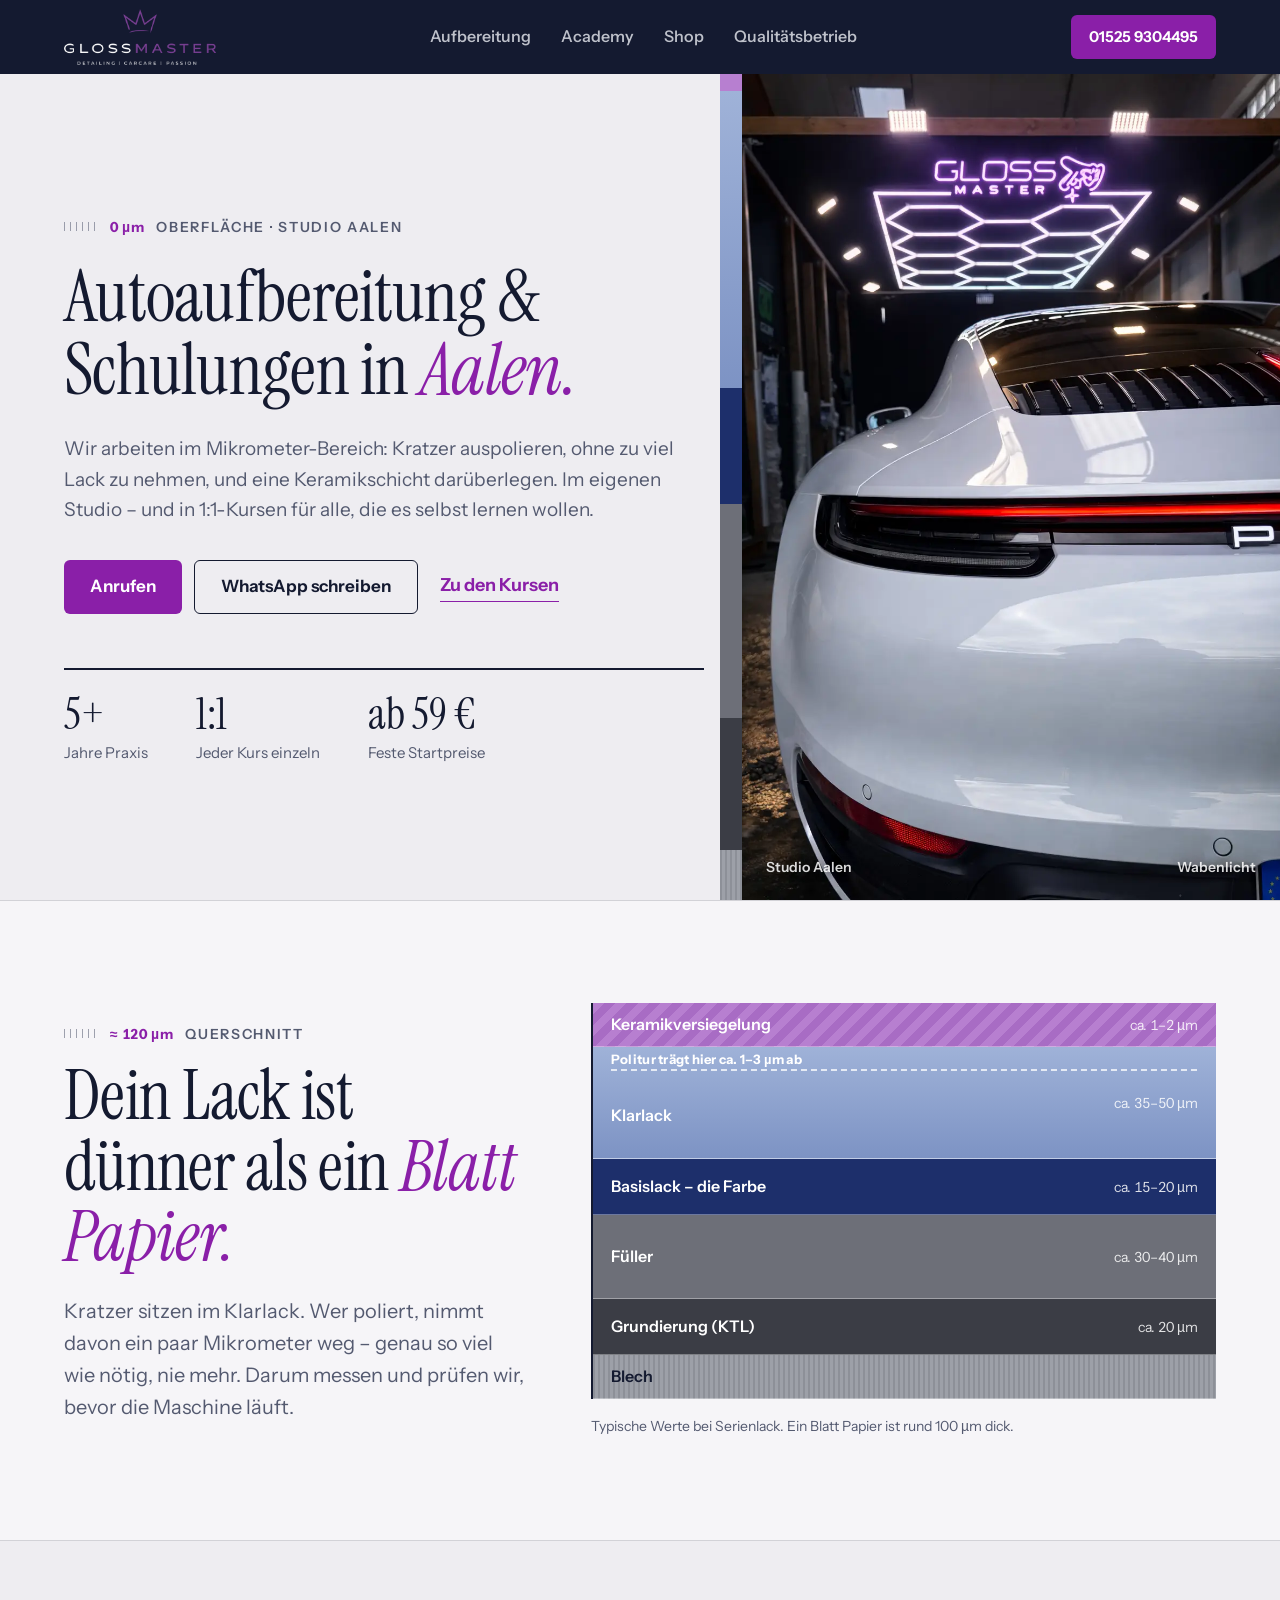
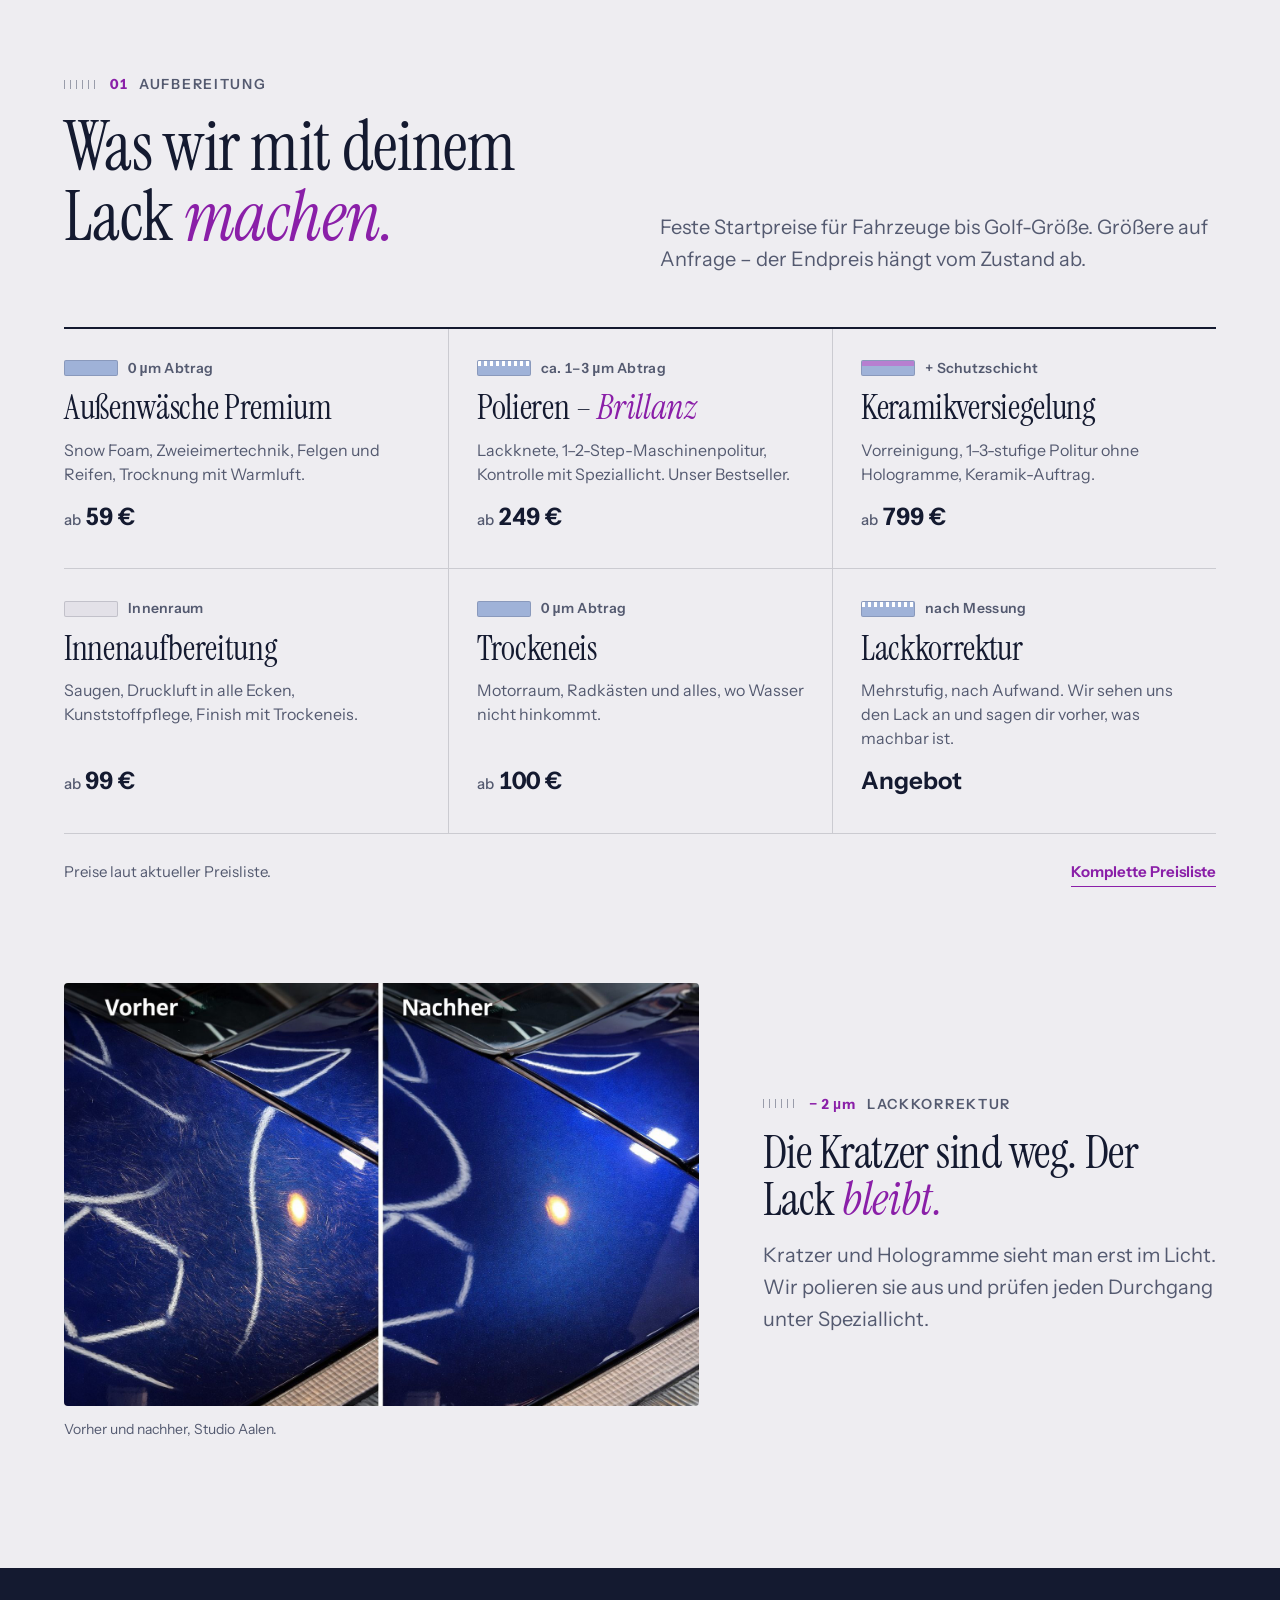
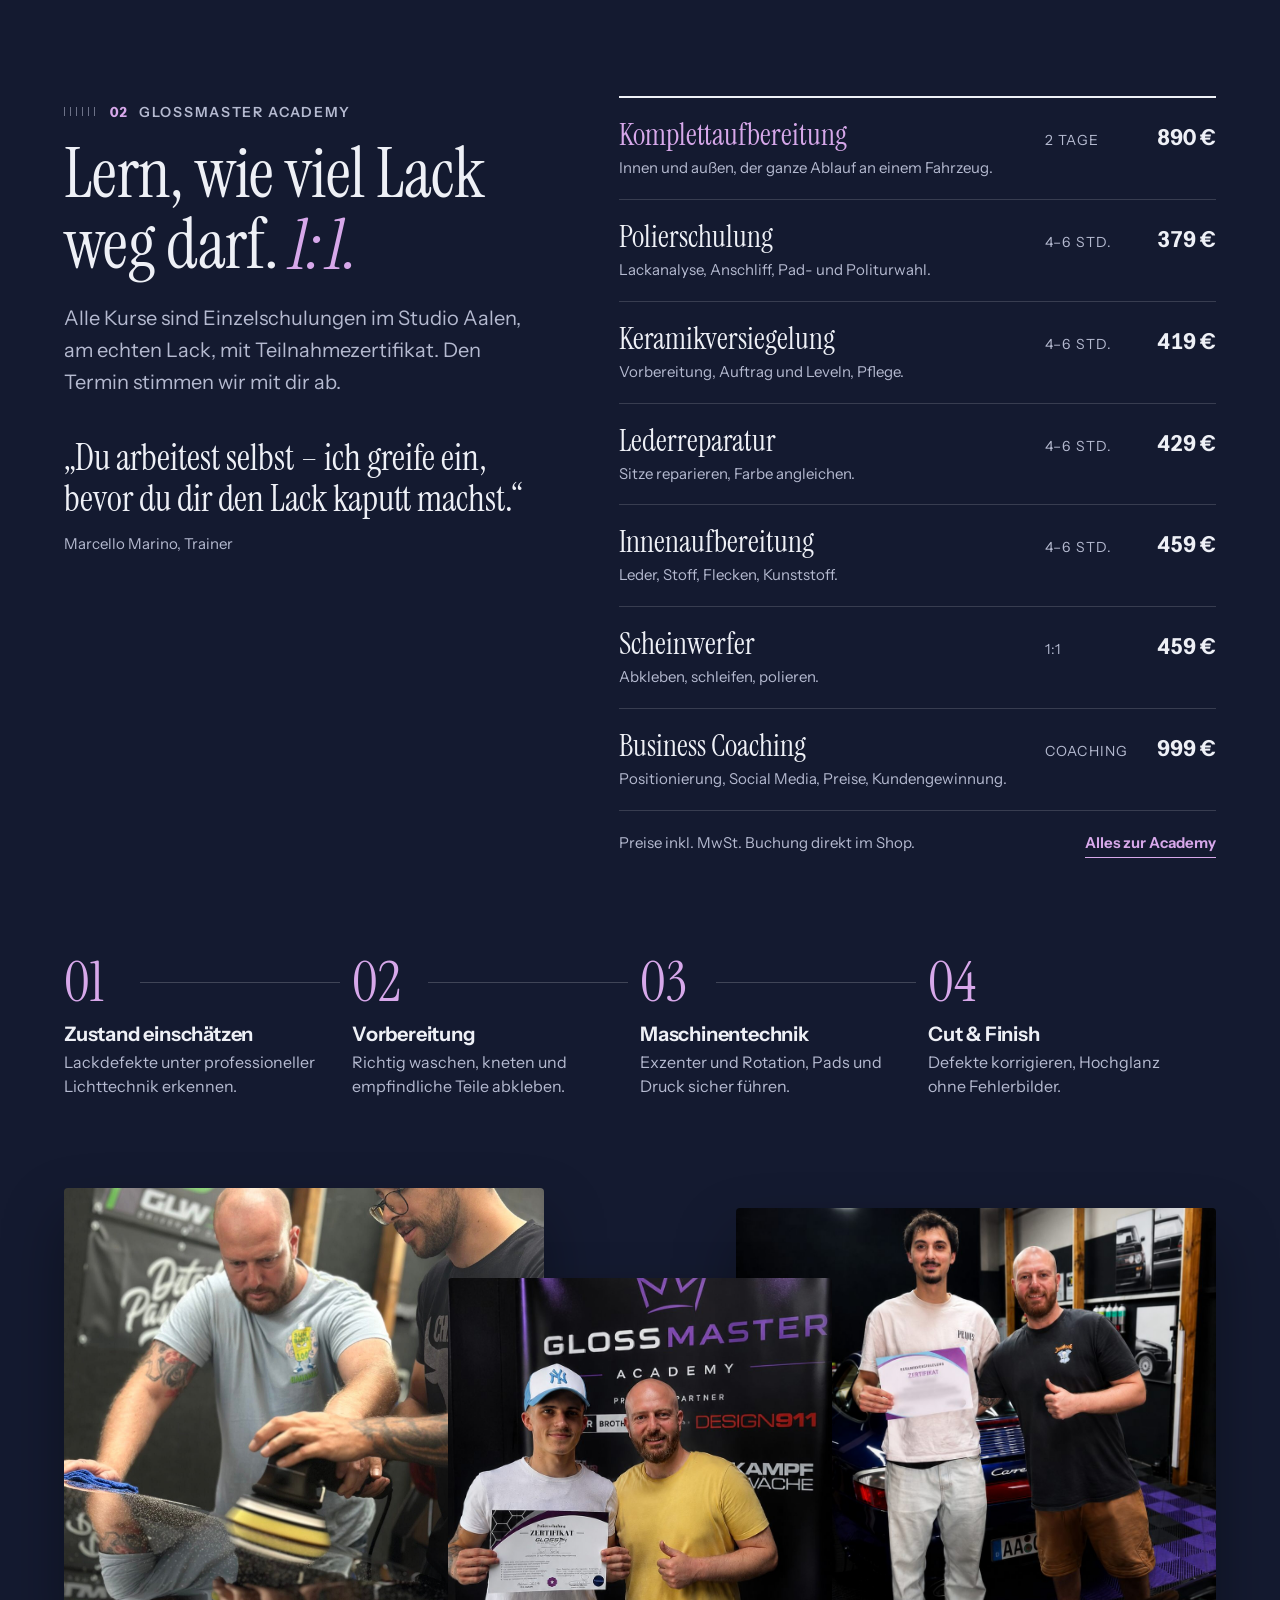
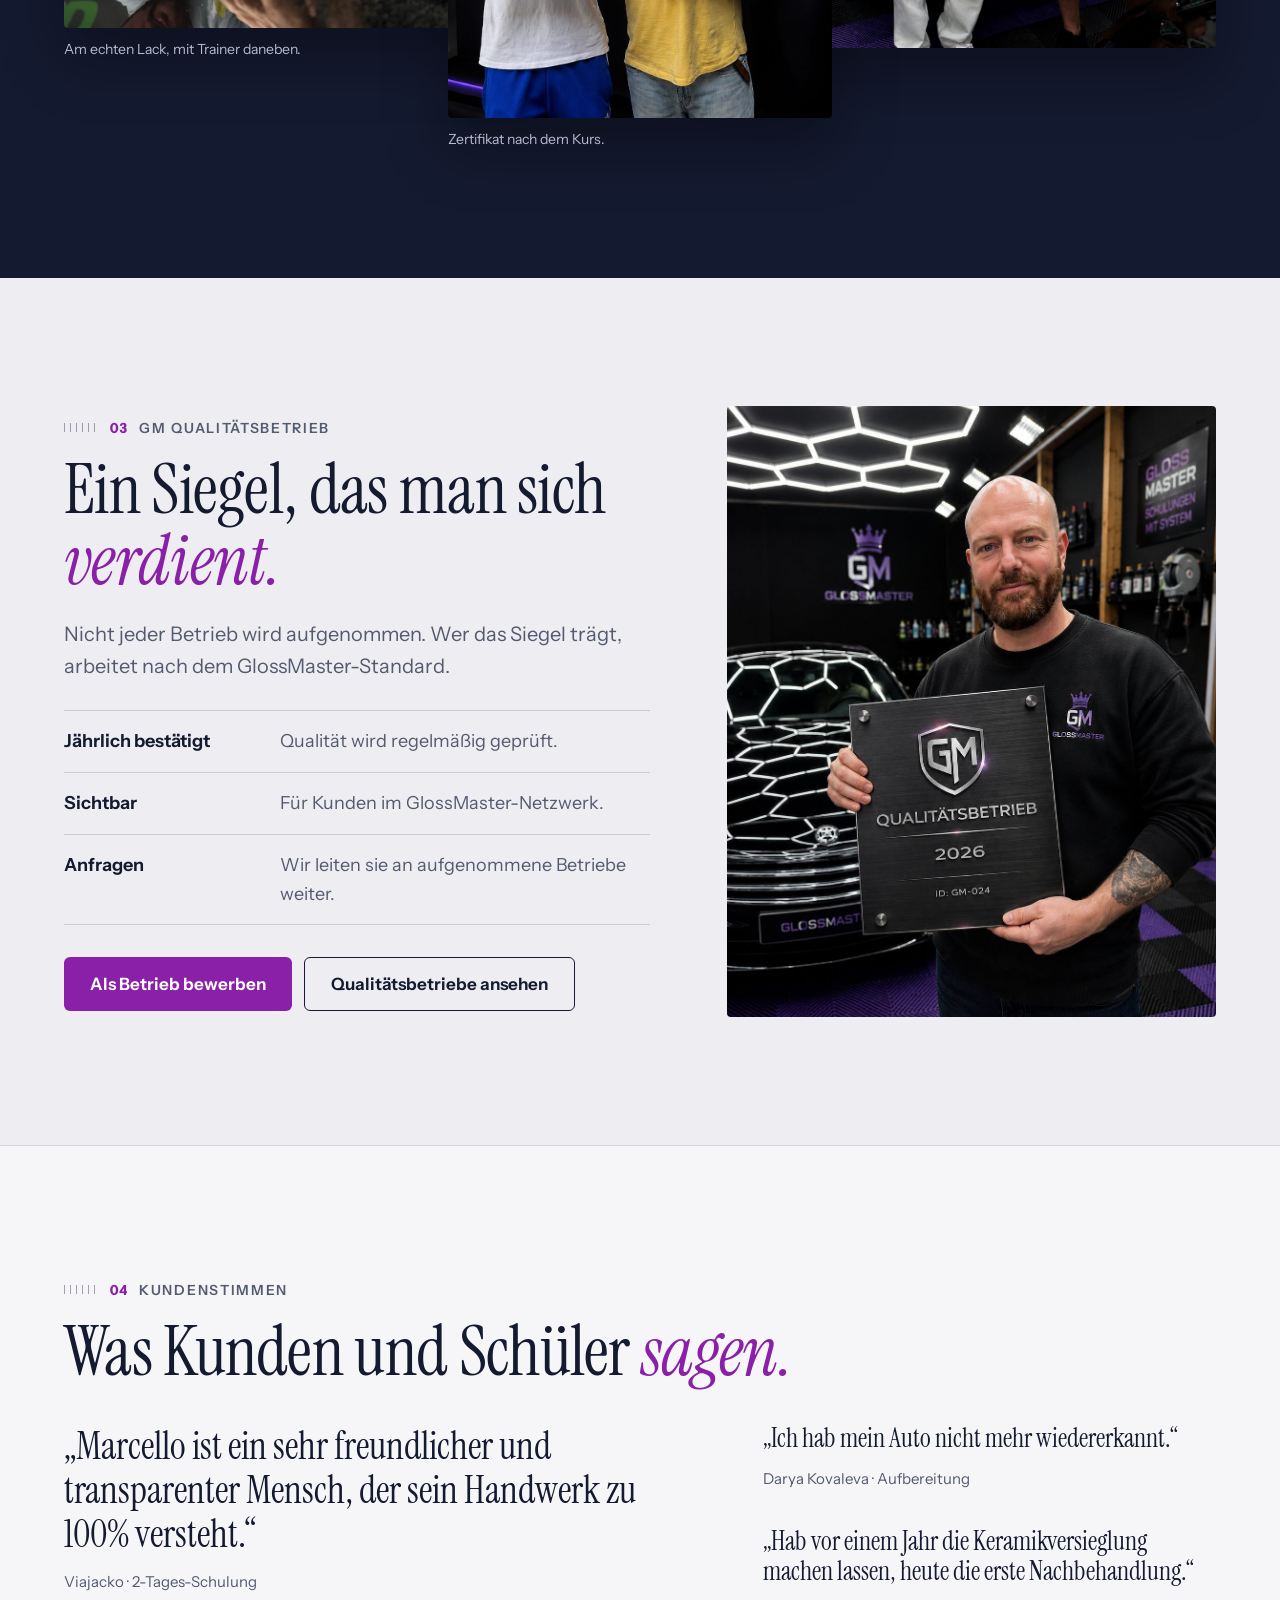
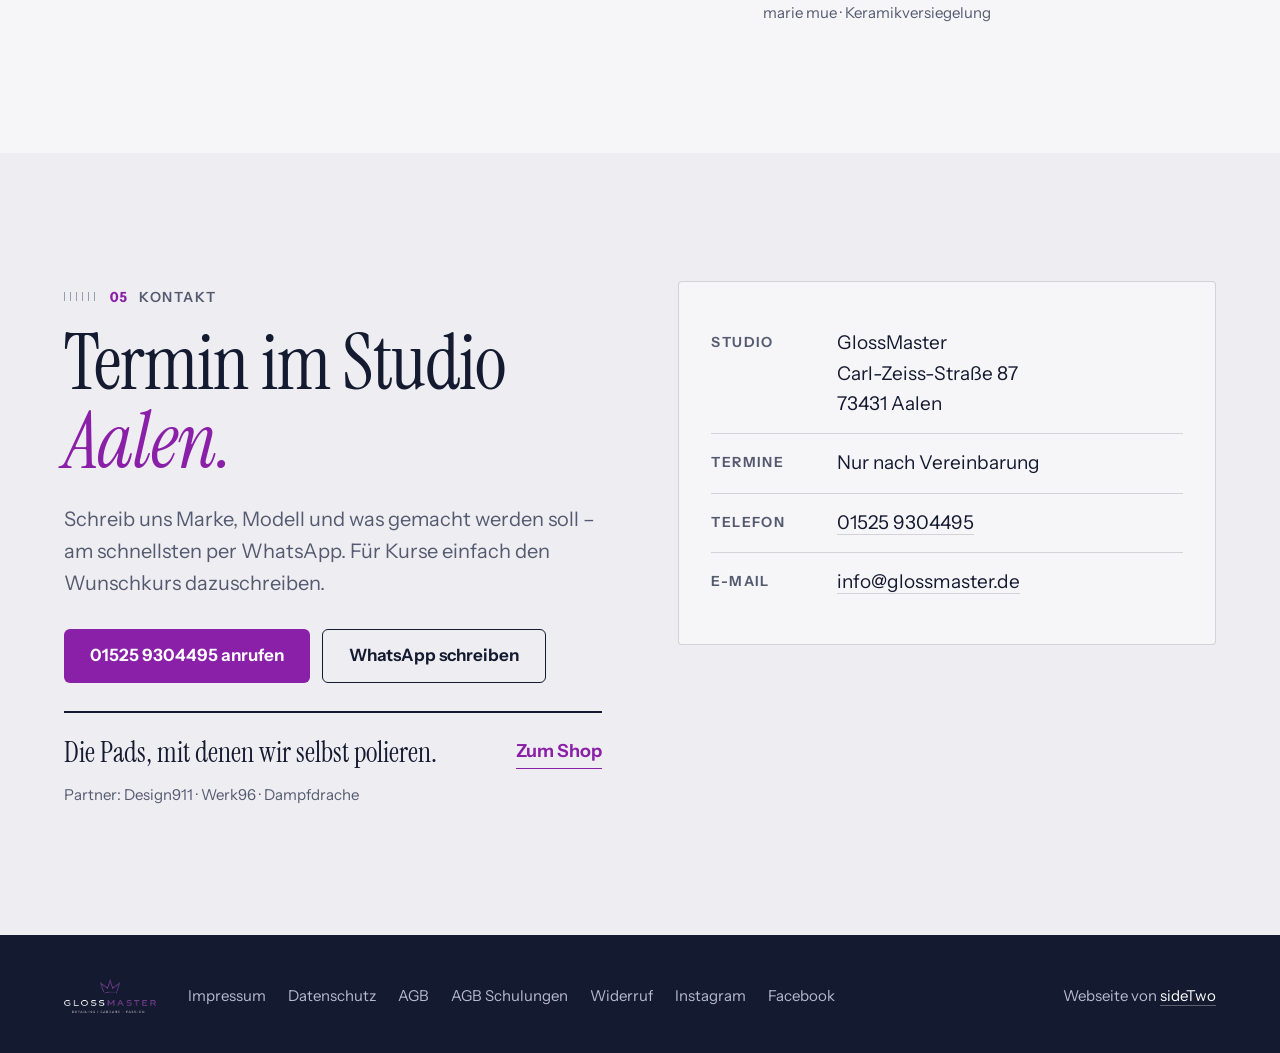
<file: b-schichtdicke/index.html>
<!DOCTYPE html>
<html lang="de">
<head>
<meta charset="utf-8" />
<meta name="viewport" content="width=device-width, initial-scale=1" />
<meta name="robots" content="noindex, nofollow" />
<title>Autoaufbereitung & Schulungen in Aalen | GlossMaster</title>
<meta name="description" content="Lackkorrektur, Keramikversiegelung und Innenaufbereitung im Studio Aalen – und 1:1-Schulungen der GlossMaster Academy mit Zertifikat." />
<!--
  Entwurf B „Schichtdicke“ für GlossMaster (sideTwo, 2026-11-23)
  Leitidee: Lack ist in Mikrometern aufgebaut – Polieren heißt Mikrometer abtragen, Keramik legt eine Schicht darüber.
  µm-Werte sind typische Werte für Serienlack (ca.), keine Messung an einem Kundenfahrzeug.
  Hero: Platzhalter-Foto Porsche 992 aus seinem Studio. Die Animation am Porsche 996 kommt nach dem Termin am 25.11.
  Alle Inhalte, Preise und Stimmen stammen von glossmaster.de (Stand 2026-11-23).
-->
<link rel="preload" href="../assets/schrift/instrument-serif-400.woff2" as="font" type="font/woff2" crossorigin />
<link rel="preload" href="../assets/schrift/instrument-sans-latin.woff2" as="font" type="font/woff2" crossorigin />
<style>
  @font-face { font-family: "Instrument Serif"; src: url("../assets/schrift/instrument-serif-400.woff2") format("woff2"); font-weight: 400; font-display: swap; }
  @font-face { font-family: "Instrument Serif"; src: url("../assets/schrift/instrument-serif-400-italic.woff2") format("woff2"); font-weight: 400; font-style: italic; font-display: swap; }
  @font-face { font-family: "Instrument Sans"; src: url("../assets/schrift/instrument-sans-latin.woff2") format("woff2"); font-weight: 400 700; font-display: swap; }

  :root {
    --kalk:    #eeedf1;
    --kalk-2:  #e3e1e8;
    --papier:  #f6f5f8;
    --nacht:   #141a30;
    --nacht-2: #1f2742;
    --text:    #141a30;
    --gedimmt: #545a70;
    --violett: #8a1fa8;
    --violett-hell: #d7a8ea;
    --linie:   rgba(20, 26, 48, .16);
    --rand:    clamp(20px, 5vw, 72px);
    --breite:  1480px;
    --serif: "Instrument Serif", Georgia, serif;
  }

  * { box-sizing: border-box; margin: 0; padding: 0; }
  html { scroll-behavior: smooth; }
  body {
    font-family: "Instrument Sans", Arial, sans-serif;
    font-size: 18px; line-height: 1.6;
    color: var(--text); background: var(--kalk);
    overflow-x: clip; -webkit-font-smoothing: antialiased;
  }
  img { display: block; max-width: 100%; }
  a { color: inherit; }
  .huelle { max-width: var(--breite); margin: 0 auto; padding: 0 var(--rand); }

  h1, h2, h3 { font-family: var(--serif); font-weight: 400; letter-spacing: -.01em; line-height: 1.02; }
  h1 em, h2 em, h3 em { font-style: italic; color: var(--violett); }
  h2 { font-size: clamp(40px, 5.4vw, 76px); margin: 14px 0 22px; }
  .lead { font-size: 20px; color: var(--gedimmt); max-width: 620px; }

  /* Ordnungssystem: Messwert-Eyebrow */
  .mess {
    display: inline-flex; align-items: center; gap: 12px;
    font-size: 14px; font-weight: 600; letter-spacing: .12em; text-transform: uppercase; color: var(--gedimmt);
    font-variant-numeric: tabular-nums;
  }
  /* Messwerte nie in Großbuchstaben: aus „µm“ würde „ΜM“ */
  .mess b { color: var(--violett); font-weight: 700; text-transform: none; letter-spacing: .04em; }
  .mess::before { content: ""; width: 34px; height: 9px; background:
      linear-gradient(90deg, currentColor 1px, transparent 1px) 0 0 / 6px 100%; opacity: .55; }

  .knopf {
    display: inline-flex; align-items: center; justify-content: center; gap: 10px;
    min-height: 54px; padding: 0 26px; border-radius: 6px;
    font-weight: 650; font-size: 17px; text-decoration: none; white-space: nowrap;
    transition: background .15s ease, color .15s ease;
  }
  .knopf.voll { background: var(--violett); color: #fff; }
  .knopf.voll:hover { background: #73168d; }
  .knopf.rand { border: 1.5px solid var(--text); }
  .knopf.rand:hover { background: var(--text); color: var(--kalk); }
  .pfeil { font-weight: 650; text-decoration: none; color: var(--violett); border-bottom: 1.5px solid currentColor; padding-bottom: 2px; }

  /* ---------- Kopf (Nachtblau, damit das Logo wirkt) ---------- */
  .kopf { background: var(--nacht); color: #eef0f6; position: sticky; top: 0; z-index: 20; }
  .kopf .huelle { display: flex; align-items: center; justify-content: space-between; gap: 24px; min-height: 74px; }
  .kopf .logo img { height: 56px; width: auto; }
  .kopf nav { display: flex; gap: 30px; }
  .kopf nav a { text-decoration: none; font-size: 16px; font-weight: 550; opacity: .78; padding: 12px 0; }
  .kopf nav a:hover { opacity: 1; }
  .kopf .knopf { min-height: 44px; padding: 0 18px; font-size: 15px; }

  /* ---------- Hero ---------- */
  /* ---------- Hero: Foto bis an den Rand, daneben der Lackaufbau als Streifen ---------- */
  .hero {
    position: relative; overflow: hidden;
    min-height: min(calc(100vh - 74px), 980px); min-height: min(calc(100svh - 74px), 980px);
    display: flex; align-items: center;
  }
  .hero-inhalt { width: 100%; padding-top: clamp(48px, 7vh, 96px); padding-bottom: clamp(48px, 7vh, 96px); }
  .hero-text { max-width: min(50vw, 860px); }
  .hero h1 { font-size: clamp(46px, 5.6vw, 116px); margin: 20px 0 28px; hyphens: manual; }
  .hero .lead { margin-bottom: 34px; font-size: clamp(19px, 1.25vw, 22px); }
  .hero .knoepfe { display: flex; flex-wrap: wrap; gap: 12px; align-items: center; }
  .hero .knoepfe .pfeil { margin-left: 10px; }
  .hero-zahlen { display: flex; gap: 48px; margin-top: clamp(40px, 6vh, 72px); padding-top: 22px; border-top: 2px solid var(--text); max-width: 640px; }
  .hero-zahlen div { font-size: 15px; color: var(--gedimmt); line-height: 1.4; }
  .hero-zahlen b { display: block; font-family: var(--serif); font-weight: 400; font-size: 44px; line-height: 1; color: var(--text); margin-bottom: 6px; }
  .hero-foto { position: absolute; top: 0; right: 0; bottom: 0; width: 42vw; margin: 0; }
  .hero-foto img { width: 100%; height: 100%; object-fit: cover; object-position: 50% 40%; }
  .streifen { position: absolute; left: -22px; top: 0; bottom: 0; width: 22px; display: flex; flex-direction: column; }
  .streifen i { display: block; }
  .streifen i:nth-child(1) { flex: 2;  background: #b77fd0; }
  .streifen i:nth-child(2) { flex: 36; background: linear-gradient(180deg, #9fb2d8, #7d93c4); }
  .streifen i:nth-child(3) { flex: 14; background: #1d2f6b; }
  .streifen i:nth-child(4) { flex: 26; background: #6d6f78; }
  .streifen i:nth-child(5) { flex: 16; background: #3b3d45; }
  .streifen i:nth-child(6) { flex: 6;  background: repeating-linear-gradient(90deg, #8d9098 0 2px, #9da0a8 2px 5px); }
  .hero-foto figcaption {
    position: absolute; left: 24px; bottom: 22px; right: 24px; display: flex; justify-content: space-between;
    font-size: 14px; font-weight: 600; color: rgba(255,255,255,.85); text-shadow: 0 1px 8px rgba(0,0,0,.5);
  }

  /* ---------- Querschnitt (Signature) ---------- */
  .schnitt { background: var(--papier); border-top: 1px solid var(--linie); border-bottom: 1px solid var(--linie); padding: clamp(64px, 8vw, 120px) 0; }
  .schnitt-raster { display: grid; grid-template-columns: 1fr 1.35fr; gap: clamp(28px, 5vw, 80px); align-items: center; }
  .schichten { list-style: none; border-left: 2px solid var(--text); }
  .schichten li {
    display: grid; grid-template-columns: 1fr auto; align-items: center; gap: 16px;
    padding: 0 18px; border-bottom: 1px solid rgba(255,255,255,.35); color: #fff; position: relative;
    min-height: 44px;
  }
  .schichten li span { font-size: 16px; font-weight: 600; }
  .schichten li em { font-style: normal; font-size: 14px; font-variant-numeric: tabular-nums; opacity: .85; }
  .schichten .keramik { height: 44px; background: repeating-linear-gradient(135deg, #b77fd0 0 8px, #a86cc4 8px 16px); }
  .schichten .klar    { height: 112px; background: linear-gradient(180deg, #9fb2d8, #7d93c4); }
  .schichten .basis   { height: 56px; background: #1d2f6b; }
  .schichten .fueller { height: 84px; background: #6d6f78; }
  .schichten .ktl     { height: 56px; background: #3b3d45; }
  .schichten .blech   { height: 44px; background: repeating-linear-gradient(90deg, #8d9098 0 2px, #9da0a8 2px 5px); color: var(--text); }
  .schichten .klar::after { /* Abtrag beim Polieren */
    content: "Politur trägt hier ca. 1–3 µm ab"; position: absolute; left: 18px; right: 18px; top: 0; height: 22px;
    background: repeating-linear-gradient(90deg, rgba(255,255,255,.75) 0 6px, transparent 6px 10px);
    background-size: 100% 2px; background-repeat: no-repeat; background-position: 0 100%;
    font-size: 13px; font-weight: 700; letter-spacing: .02em; color: #fff;
    display: flex; align-items: flex-start; padding-top: 2px;
  }
  .schichten .klar span { margin-top: 26px; }
  .schnitt-fuss { margin-top: 16px; font-size: 14px; color: var(--gedimmt); }

  /* ---------- Leistungen ---------- */
  .abschnitt { padding: clamp(80px, 10vw, 140px) 0; }
  .leist-kopf { display: grid; grid-template-columns: 1fr 1fr; gap: 40px; align-items: end; }
  .karten { display: grid; grid-template-columns: repeat(3, 1fr); gap: 0; margin-top: 52px; border-top: 2px solid var(--text); }
  .karte { padding: 28px 28px 32px 0; border-bottom: 1px solid var(--linie); display: flex; flex-direction: column; gap: 12px; }
  .karte:not(:nth-child(3n+1)) { padding-left: 28px; border-left: 1px solid var(--linie); }
  .karte h3 { font-size: 34px; }
  .karte p { font-size: 16px; color: var(--gedimmt); line-height: 1.5; }
  .karte .preis { margin-top: auto; font-size: 24px; font-weight: 650; font-variant-numeric: tabular-nums; }
  .karte .preis small { font-size: 15px; font-weight: 500; color: var(--gedimmt); margin-right: 4px; }
  /* Mini-Schichtbalken: was die Leistung mit dem Lack macht */
  .wirkung { display: flex; align-items: center; gap: 10px; font-size: 14px; font-weight: 600; letter-spacing: .02em; color: var(--gedimmt); font-variant-numeric: tabular-nums; }
  .wirkung i { display: block; width: 54px; height: 16px; border: 1px solid var(--linie); border-radius: 2px; position: relative; overflow: hidden; background: #9fb2d8; }
  .wirkung i::before { content: ""; position: absolute; left: 0; right: 0; top: 0; }
  .wirkung.ab i::before { height: 5px; background: repeating-linear-gradient(90deg, #fff 0 3px, transparent 3px 6px); }
  .wirkung.auf i::before { height: 5px; background: #b77fd0; }
  .wirkung.null i::before { height: 0; }
  .wirkung.innen i { background: var(--kalk-2); }
  .leist-fuss { margin-top: 26px; display: flex; justify-content: space-between; gap: 20px; flex-wrap: wrap; font-size: 15px; color: var(--gedimmt); }

  .vergleich { display: grid; grid-template-columns: 1.4fr 1fr; gap: clamp(28px, 5vw, 72px); align-items: center; margin-top: 96px; }
  .vergleich img { width: 100%; border-radius: 4px; }
  .vergleich figcaption { margin-top: 12px; font-size: 14px; color: var(--gedimmt); }
  .vergleich h3 { font-size: clamp(34px, 3.6vw, 52px); margin: 12px 0 16px; }

  /* ---------- Academy (dunkel, versetzte Schichten) ---------- */
  .academy { background: var(--nacht); color: #eef0f6; position: relative; overflow: hidden; }
  .academy .lead, .academy .mess { color: #b5bad0; }
  .academy .mess b { color: var(--violett-hell); }
  .academy h2 em { color: var(--violett-hell); }
  .aca-raster { display: grid; grid-template-columns: 1fr 1.25fr; gap: clamp(28px, 6vw, 96px); align-items: start; }
  .zitat { font-family: var(--serif); font-size: clamp(28px, 2.8vw, 40px); line-height: 1.15; margin-top: 40px; }
  .zitat cite { display: block; margin-top: 14px; font-family: "Instrument Sans", sans-serif; font-style: normal; font-size: 15px; color: #b5bad0; }
  .tabelle { width: 100%; border-collapse: collapse; }
  .tabelle tr { border-bottom: 1px solid rgba(238,240,246,.16); }
  .tabelle tr:first-child { border-top: 2px solid #eef0f6; }
  .tabelle td { padding: 20px 0; vertical-align: baseline; }
  .tabelle .name { font-family: var(--serif); font-size: 30px; line-height: 1.1; padding-right: 16px; }
  .tabelle .name small { display: block; font-family: "Instrument Sans", sans-serif; font-size: 15px; color: #b5bad0; margin-top: 6px; line-height: 1.45; }
  .tabelle .dauer { font-size: 14px; letter-spacing: .08em; text-transform: uppercase; color: #b5bad0; white-space: nowrap; padding-right: 20px; }
  .tabelle .preis { text-align: right; font-size: 22px; font-weight: 650; white-space: nowrap; font-variant-numeric: tabular-nums; }
  .tabelle tr.hl .name { color: var(--violett-hell); }
  .tabelle a { text-decoration: none; }
  .aca-fuss { margin-top: 20px; font-size: 15px; color: #b5bad0; display: flex; justify-content: space-between; gap: 16px; flex-wrap: wrap; }
  .aca-fuss .pfeil { color: var(--violett-hell); }

  .stapel { position: relative; margin-top: 90px; display: grid; grid-template-columns: repeat(12, 1fr); }
  .stapel figure { position: relative; grid-row: 1; }
  .stapel figure:nth-child(1) { grid-column: 1 / 6; z-index: 2; }
  .stapel figure:nth-child(2) { grid-column: 5 / 9; margin-top: 90px; z-index: 3; }
  .stapel figure:nth-child(3) { grid-column: 8 / 13; margin-top: 20px; z-index: 1; }
  .stapel img { width: 100%; height: 440px; object-fit: cover; border-radius: 4px; box-shadow: 0 30px 60px rgba(0,0,0,.35); }
  .stapel figcaption { margin-top: 10px; font-size: 14px; color: #b5bad0; }

  .zeitachse { list-style: none; margin-top: 96px; display: grid; grid-template-columns: repeat(4, 1fr); counter-reset: s; }
  .zeitachse li { padding: 0 24px 0 0; position: relative; }
  .zeitachse li::before {
    counter-increment: s; content: counter(s, decimal-leading-zero);
    display: block; font-family: var(--serif); font-size: 56px; line-height: 1; color: var(--violett-hell); margin-bottom: 14px;
  }
  .zeitachse li::after { content: ""; position: absolute; top: 28px; left: 76px; right: 12px; height: 1px; background: rgba(238,240,246,.2); }
  .zeitachse li:last-child::after { display: none; }
  .zeitachse h3 { font-family: "Instrument Sans", sans-serif; font-size: 20px; font-weight: 650; margin-bottom: 6px; }
  .zeitachse p { font-size: 16px; color: #b5bad0; line-height: 1.5; }

  /* ---------- Qualitätsbetrieb ---------- */
  .siegel-raster { display: grid; grid-template-columns: 1.2fr 1fr; gap: clamp(28px, 6vw, 96px); align-items: center; }
  .siegel img { width: 100%; aspect-ratio: 4 / 5; object-fit: cover; border-radius: 4px; }
  .siegel dl { margin: 28px 0 32px; border-top: 1px solid var(--linie); }
  .siegel dl div { display: grid; grid-template-columns: 200px 1fr; gap: 16px; padding: 16px 0; border-bottom: 1px solid var(--linie); }
  .siegel dt { font-weight: 650; }
  .siegel dd { color: var(--gedimmt); }
  .siegel .knoepfe { display: flex; gap: 12px; flex-wrap: wrap; }

  /* ---------- Stimmen ---------- */
  .stimmen { background: var(--papier); border-top: 1px solid var(--linie); }
  .stimmen-raster { display: grid; grid-template-columns: 1.4fr 1fr; gap: 40px 64px; margin-top: 36px; }
  .stimme blockquote { font-family: var(--serif); font-size: clamp(28px, 3vw, 44px); line-height: 1.15; }
  .stimme.klein blockquote { font-size: 26px; }
  .stimme cite { display: block; margin-top: 14px; font-style: normal; font-size: 15px; color: var(--gedimmt); }
  .stimmen-rechts { display: grid; gap: 36px; }

  /* ---------- Shop / Kontakt ---------- */
  .kontakt-raster { display: grid; grid-template-columns: 1fr 1fr; gap: clamp(28px, 6vw, 96px); align-items: start; }
  .kontakt h2 { font-size: clamp(44px, 6vw, 92px); }
  .kontakt .knoepfe { display: flex; gap: 12px; flex-wrap: wrap; margin-top: 30px; }
  .karte-kontakt { background: var(--papier); border: 1px solid var(--linie); border-radius: 4px; padding: 32px; }
  .karte-kontakt dl div { display: grid; grid-template-columns: 110px 1fr; gap: 16px; padding: 14px 0; border-bottom: 1px solid var(--linie); }
  .karte-kontakt dl div:last-child { border-bottom: none; }
  .karte-kontakt dt { font-size: 14px; font-weight: 650; letter-spacing: .1em; text-transform: uppercase; color: var(--gedimmt); padding-top: 3px; }
  .karte-kontakt dd { font-size: 19px; }
  .karte-kontakt dd a { text-decoration: none; border-bottom: 1px solid var(--linie); }
  .shopzeile { margin-top: 28px; padding-top: 24px; border-top: 2px solid var(--text); display: flex; justify-content: space-between; align-items: center; gap: 16px; flex-wrap: wrap; }
  .shopzeile p { font-family: var(--serif); font-size: 28px; line-height: 1.15; }
  .partnerzeile { margin-top: 14px; font-size: 15px; color: var(--gedimmt); }

  /* ---------- Fuß ---------- */
  .fuss { background: var(--nacht); color: #b5bad0; padding: 44px 0 40px; font-size: 15px; }
  .fuss .huelle { display: grid; grid-template-columns: auto 1fr auto; gap: 32px; align-items: center; }
  .fuss img { height: 34px; width: auto; }
  .fuss nav { display: flex; flex-wrap: wrap; gap: 8px 22px; }
  .fuss a { text-decoration: none; }
  .fuss a:hover { color: #fff; }
  .fuss .von a { color: #fff; border-bottom: 1px solid rgba(255,255,255,.3); }

  /* ---------- Messskala am Rand (Signature, nur Desktop) ---------- */
  .skala {
    position: fixed; right: 18px; top: 50%; transform: translateY(-50%); z-index: 15;
    width: 64px; height: 300px; display: none;
    opacity: 0; transition: opacity .3s ease;
  }
  .skala.an { opacity: 1; }
  .skala .bahn { position: absolute; right: 0; top: 0; bottom: 0; width: 12px;
    background: linear-gradient(180deg, currentColor 1px, transparent 1px) 0 0 / 100% 10px; color: rgba(20,26,48,.35); }
  .skala .bahn::after { content: ""; position: absolute; right: 0; top: 0; bottom: 0; width: 1px; background: rgba(20,26,48,.35); }
  .skala .zeiger { position: absolute; right: 0; top: 0; display: flex; align-items: center; gap: 6px; transform: translateY(-50%);
    font-size: 12px; font-weight: 700; font-variant-numeric: tabular-nums; color: var(--violett); white-space: nowrap; }
  .skala .zeiger::after { content: ""; width: 20px; height: 2px; background: var(--violett); }
  .skala.dunkel .bahn { color: rgba(238,240,246,.4); }
  .skala.dunkel .bahn::after { background: rgba(238,240,246,.4); }
  .skala.dunkel .zeiger { color: var(--violett-hell); }
  .skala.dunkel .zeiger::after { background: var(--violett-hell); }
  @media (min-width: 1180px) { .skala { display: block; } }

  .leiste { display: none; }

  /* ---------- Breakpoints ---------- */
  @media (max-width: 1000px) {
    .karten { grid-template-columns: repeat(2, 1fr); }
    .karte, .karte:not(:nth-child(3n+1)) { padding: 26px 22px 28px 0; border-left: none; }
    .karte:nth-child(2n) { padding-left: 22px; border-left: 1px solid var(--linie); }
    .zeitachse { grid-template-columns: repeat(2, 1fr); row-gap: 36px; }
  }
  @media (max-width: 860px) {
    body { font-size: 17px; padding-bottom: 76px; }
    .kopf nav { display: none; }
    .schnitt-raster, .leist-kopf, .vergleich, .aca-raster, .siegel-raster, .stimmen-raster, .kontakt-raster { grid-template-columns: 1fr; }
    .hero { display: flex; flex-direction: column-reverse; min-height: 0; }
    .hero-foto { position: relative; width: auto; height: 50vh; min-height: 300px; max-height: 480px; margin: 28px 0 0 22px; }
    .hero-text { max-width: none; }
    .hero-inhalt { padding-top: 36px; padding-bottom: 8px; }
    .hero-zahlen { gap: 22px; flex-wrap: wrap; }
    .hero-zahlen b { font-size: 34px; }
    .stapel { grid-template-columns: 1fr 1fr; gap: 14px; }
    .stapel figure:nth-child(n) { grid-column: auto; grid-row: auto; margin-top: 0; }
    .stapel figure:nth-child(3) { grid-column: span 2; }
    .stapel img { height: 300px; }
    .siegel dl div { grid-template-columns: 1fr; gap: 2px; }
    .fuss .huelle { grid-template-columns: 1fr; }
    .leiste {
      display: grid; grid-template-columns: 1fr 1fr; gap: 8px; position: fixed; left: 0; right: 0; bottom: 0; z-index: 30;
      padding: 10px 12px calc(10px + env(safe-area-inset-bottom)); background: rgba(238,237,241,.96);
      backdrop-filter: blur(10px); border-top: 1px solid var(--linie);
    }
    .leiste .knopf { min-height: 52px; padding: 0 12px; }
  }
  @media (max-width: 560px) {
    .kopf .knopf { display: none; }
    .karten { grid-template-columns: 1fr; }
    .karte:nth-child(n) { padding: 24px 0 26px; border-left: none; }
    .zeitachse { grid-template-columns: 1fr; }
    .zeitachse li::after { display: none; }
    .tabelle .dauer { display: none; }
    .tabelle .name { font-size: 26px; }
    .stapel { grid-template-columns: 1fr; }
    .stapel figure:nth-child(3) { grid-column: auto; }
    .hero .knoepfe .knopf { width: 100%; }
    .hero .knoepfe .pfeil { margin: 8px 0 0; }
    .karte-kontakt { padding: 22px; }
    .karte-kontakt dl div { grid-template-columns: 1fr; gap: 2px; }
    .schichten li span { font-size: 15px; }
  }
  @media (prefers-reduced-motion: reduce) { html { scroll-behavior: auto; } }
</style>
</head>
<body>

<header class="kopf">
  <div class="huelle">
    <a class="logo" href="#top" aria-label="GlossMaster – zur Startseite"><img src="../assets/bilder/logo.png" alt="GlossMaster – Detailing, Carcare, Passion" width="900" height="332" /></a>
    <nav aria-label="Hauptmenü">
      <a href="#aufbereitung">Aufbereitung</a>
      <a href="#academy">Academy</a>
      <a href="https://glossmaster.de/shop/">Shop</a>
      <a href="#qualitaetsbetrieb">Qualitätsbetrieb</a>
    </nav>
    <a class="knopf voll" href="tel:+4915259304495">01525 9304495</a>
  </div>
</header>

<div class="skala" id="skala" aria-hidden="true"><div class="bahn"></div><div class="zeiger" id="zeiger">0 µm</div></div>

<main id="top">

  <!-- ================= Hero ================= -->
  <section class="hero">
    <figure class="hero-foto">
      <div class="streifen" aria-hidden="true"><i></i><i></i><i></i><i></i><i></i><i></i></div>
      <!-- Platzhalter bis zur Animation am Porsche 996 (Aufnahmen am 25.11.) -->
      <img src="../assets/bilder/porsche-studio.webp" alt="Porsche unter dem Wabenlicht im GlossMaster-Studio in Aalen" />
      <figcaption><span>Studio Aalen</span><span>Wabenlicht</span></figcaption>
    </figure>
    <div class="huelle hero-inhalt">
      <div class="hero-text">
        <p class="mess"><b>0 µm</b> Oberfläche · Studio Aalen</p>
        <h1>Autoauf&shy;bereitung &amp; Schulungen in&nbsp;<em>Aalen.</em></h1>
        <p class="lead">Wir arbeiten im Mikrometer-Bereich: Kratzer auspolieren, ohne zu viel Lack zu nehmen, und eine Keramikschicht darüberlegen. Im eigenen Studio – und in 1:1-Kursen für alle, die es selbst lernen wollen.</p>
        <div class="knoepfe">
          <a class="knopf voll" href="tel:+4915259304495">Anrufen</a>
          <a class="knopf rand" href="https://wa.me/4915259304495">WhatsApp schreiben</a>
          <a class="pfeil" href="#academy">Zu den Kursen</a>
        </div>
        <div class="hero-zahlen">
          <div><b>5+</b>Jahre Praxis</div>
          <div><b>1:1</b>Jeder Kurs einzeln</div>
          <div><b>ab 59 €</b>Feste Startpreise</div>
        </div>
      </div>
    </div>
  </section>

  <!-- ================= Querschnitt ================= -->
  <section class="schnitt" aria-labelledby="t-schnitt">
    <div class="huelle schnitt-raster">
      <div>
        <p class="mess"><b>≈ 120 µm</b> Querschnitt</p>
        <h2 id="t-schnitt">Dein Lack ist dünner als ein <em>Blatt Papier.</em></h2>
        <p class="lead">Kratzer sitzen im Klarlack. Wer poliert, nimmt davon ein paar Mikrometer weg – genau so viel wie nötig, nie mehr. Darum messen und prüfen wir, bevor die Maschine läuft.</p>
      </div>
      <div>
        <ul class="schichten" aria-label="Aufbau eines Autolacks mit typischen Schichtdicken">
          <li class="keramik"><span>Keramikversiegelung</span><em>ca. 1–2 µm</em></li>
          <li class="klar"><span>Klarlack</span><em>ca. 35–50 µm</em></li>
          <li class="basis"><span>Basislack – die Farbe</span><em>ca. 15–20 µm</em></li>
          <li class="fueller"><span>Füller</span><em>ca. 30–40 µm</em></li>
          <li class="ktl"><span>Grundierung (KTL)</span><em>ca. 20 µm</em></li>
          <li class="blech"><span>Blech</span><em></em></li>
        </ul>
        <p class="schnitt-fuss">Typische Werte bei Serienlack. Ein Blatt Papier ist rund 100 µm dick.</p>
      </div>
    </div>
  </section>

  <!-- ================= Leistungen ================= -->
  <section class="abschnitt" id="aufbereitung" aria-labelledby="t-auf">
    <div class="huelle">
      <div class="leist-kopf">
        <div>
          <p class="mess"><b>01</b> Aufbereitung</p>
          <h2 id="t-auf">Was wir mit deinem Lack <em>machen.</em></h2>
        </div>
        <p class="lead">Feste Startpreise für Fahrzeuge bis Golf-Größe. Größere auf Anfrage – der Endpreis hängt vom Zustand ab.</p>
      </div>
      <div class="karten">
        <article class="karte">
          <span class="wirkung null"><i></i>0 µm Abtrag</span>
          <h3>Außenwäsche Premium</h3>
          <p>Snow Foam, Zweieimertechnik, Felgen und Reifen, Trocknung mit Warmluft.</p>
          <span class="preis"><small>ab</small>59 €</span>
        </article>
        <article class="karte">
          <span class="wirkung ab"><i></i>ca. 1–3 µm Abtrag</span>
          <h3>Polieren – <em>Brillanz</em></h3>
          <p>Lackknete, 1–2-Step-Maschinenpolitur, Kontrolle mit Speziallicht. Unser Bestseller.</p>
          <span class="preis"><small>ab</small>249 €</span>
        </article>
        <article class="karte">
          <span class="wirkung auf"><i></i>+ Schutzschicht</span>
          <h3>Keramik&shy;versiegelung</h3>
          <p>Vorreinigung, 1–3-stufige Politur ohne Hologramme, Keramik-Auftrag.</p>
          <span class="preis"><small>ab</small>799 €</span>
        </article>
        <article class="karte">
          <span class="wirkung innen"><i></i>Innenraum</span>
          <h3>Innenaufbereitung</h3>
          <p>Saugen, Druckluft in alle Ecken, Kunststoffpflege, Finish mit Trockeneis.</p>
          <span class="preis"><small>ab</small>99 €</span>
        </article>
        <article class="karte">
          <span class="wirkung null"><i></i>0 µm Abtrag</span>
          <h3>Trockeneis</h3>
          <p>Motorraum, Radkästen und alles, wo Wasser nicht hinkommt.</p>
          <span class="preis"><small>ab</small>100 €</span>
        </article>
        <article class="karte">
          <span class="wirkung ab"><i></i>nach Messung</span>
          <h3>Lackkorrektur</h3>
          <p>Mehrstufig, nach Aufwand. Wir sehen uns den Lack an und sagen dir vorher, was machbar ist.</p>
          <span class="preis">Angebot</span>
        </article>
      </div>
      <div class="leist-fuss"><span>Preise laut aktueller Preisliste.</span><a class="pfeil" href="https://glossmaster.de/preisliste/">Komplette Preisliste</a></div>

      <div class="vergleich">
        <figure>
          <img src="../assets/bilder/lack-vorher-nachher.jpg" alt="Dunkelblauer Lack vorher mit Kratzern und nachher poliert" loading="lazy" />
          <figcaption>Vorher und nachher, Studio Aalen.</figcaption>
        </figure>
        <div>
          <p class="mess"><b>− 2 µm</b> Lackkorrektur</p>
          <h3>Die Kratzer sind weg. Der Lack <em>bleibt.</em></h3>
          <p class="lead">Kratzer und Hologramme sieht man erst im Licht. Wir polieren sie aus und prüfen jeden Durchgang unter Speziallicht.</p>
        </div>
      </div>
    </div>
  </section>

  <!-- ================= Academy ================= -->
  <section class="abschnitt academy" id="academy" aria-labelledby="t-aca">
    <div class="huelle">
      <div class="aca-raster">
        <div>
          <p class="mess"><b>02</b> GlossMaster Academy</p>
          <h2 id="t-aca">Lern, wie viel Lack weg darf. <em>1:1.</em></h2>
          <p class="lead">Alle Kurse sind Einzelschulungen im Studio Aalen, am echten Lack, mit Teilnahmezertifikat. Den Termin stimmen wir mit dir ab.</p>
          <blockquote class="zitat">„Du arbeitest selbst – ich greife ein, bevor du dir den Lack kaputt machst.“<cite>Marcello Marino, Trainer</cite></blockquote>
        </div>
        <div>
          <table class="tabelle">
            <tr class="hl"><td class="name"><a href="https://glossmaster.de/product-category/glossmaster-academy/">Komplettaufbereitung</a><small>Innen und außen, der ganze Ablauf an einem Fahrzeug.</small></td><td class="dauer">2 Tage</td><td class="preis">890 €</td></tr>
            <tr><td class="name"><a href="https://glossmaster.de/product-category/glossmaster-academy/">Polierschulung</a><small>Lackanalyse, Anschliff, Pad- und Politurwahl.</small></td><td class="dauer">4–6 Std.</td><td class="preis">379 €</td></tr>
            <tr><td class="name"><a href="https://glossmaster.de/product-category/glossmaster-academy/">Keramikversiegelung</a><small>Vorbereitung, Auftrag und Leveln, Pflege.</small></td><td class="dauer">4–6 Std.</td><td class="preis">419 €</td></tr>
            <tr><td class="name"><a href="https://glossmaster.de/product-category/glossmaster-academy/">Lederreparatur</a><small>Sitze reparieren, Farbe angleichen.</small></td><td class="dauer">4–6 Std.</td><td class="preis">429 €</td></tr>
            <tr><td class="name"><a href="https://glossmaster.de/product-category/glossmaster-academy/">Innenaufbereitung</a><small>Leder, Stoff, Flecken, Kunststoff.</small></td><td class="dauer">4–6 Std.</td><td class="preis">459 €</td></tr>
            <tr><td class="name"><a href="https://glossmaster.de/product-category/glossmaster-academy/">Scheinwerfer</a><small>Abkleben, schleifen, polieren.</small></td><td class="dauer">1:1</td><td class="preis">459 €</td></tr>
            <tr><td class="name"><a href="https://glossmaster.de/product-category/glossmaster-academy/">Business Coaching</a><small>Positionierung, Social Media, Preise, Kundengewinnung.</small></td><td class="dauer">Coaching</td><td class="preis">999 €</td></tr>
          </table>
          <div class="aca-fuss"><span>Preise inkl. MwSt. Buchung direkt im Shop.</span><a class="pfeil" href="https://glossmaster.de/glossmaster-academy/">Alles zur Academy</a></div>
        </div>
      </div>

      <ol class="zeitachse">
        <li><h3>Zustand einschätzen</h3><p>Lackdefekte unter professioneller Lichttechnik erkennen.</p></li>
        <li><h3>Vorbereitung</h3><p>Richtig waschen, kneten und empfindliche Teile abkleben.</p></li>
        <li><h3>Maschinentechnik</h3><p>Exzenter und Rotation, Pads und Druck sicher führen.</p></li>
        <li><h3>Cut &amp; Finish</h3><p>Defekte korrigieren, Hochglanz ohne Fehlerbilder.</p></li>
      </ol>

      <div class="stapel">
        <figure><img src="../assets/bilder/schulung-polieren.jpg" alt="Teilnehmer poliert unter Anleitung von Marcello Marino" loading="lazy" /><figcaption>Am echten Lack, mit Trainer daneben.</figcaption></figure>
        <figure><img src="../assets/bilder/academy-zertifikat.jpg" alt="Teilnehmer mit GlossMaster-Academy-Zertifikat" loading="lazy" /><figcaption>Zertifikat nach dem Kurs.</figcaption></figure>
        <figure><img src="../assets/bilder/zertifikat-studio.jpg" alt="Kursabschluss im Studio unter dem Wabenlicht" loading="lazy" /><figcaption>Studio Aalen.</figcaption></figure>
      </div>
    </div>
  </section>

  <!-- ================= Qualitätsbetrieb ================= -->
  <section class="abschnitt siegel" id="qualitaetsbetrieb" aria-labelledby="t-siegel">
    <div class="huelle siegel-raster">
      <div>
        <p class="mess"><b>03</b> GM Qualitätsbetrieb</p>
        <h2 id="t-siegel">Ein Siegel, das man sich <em>verdient.</em></h2>
        <p class="lead">Nicht jeder Betrieb wird aufgenommen. Wer das Siegel trägt, arbeitet nach dem GlossMaster-Standard.</p>
        <dl>
          <div><dt>Jährlich bestätigt</dt><dd>Qualität wird regelmäßig geprüft.</dd></div>
          <div><dt>Sichtbar</dt><dd>Für Kunden im GlossMaster-Netzwerk.</dd></div>
          <div><dt>Anfragen</dt><dd>Wir leiten sie an aufgenommene Betriebe weiter.</dd></div>
        </dl>
        <div class="knoepfe">
          <a class="knopf voll" href="https://glossmaster.de/bewerbung/">Als Betrieb bewerben</a>
          <a class="knopf rand" href="https://glossmaster.de/partner/">Qualitätsbetriebe ansehen</a>
        </div>
      </div>
      <img src="../assets/bilder/qualitaetsbetrieb.jpg" alt="Marcello Marino mit dem Schild GM Qualitätsbetrieb 2026" loading="lazy" />
    </div>
  </section>

  <!-- ================= Stimmen ================= -->
  <section class="abschnitt stimmen" aria-labelledby="t-stimmen">
    <div class="huelle">
      <p class="mess"><b>04</b> Kundenstimmen</p>
      <h2 id="t-stimmen" style="margin-bottom:0">Was Kunden und Schüler <em>sagen.</em></h2>
      <div class="stimmen-raster">
        <figure class="stimme"><blockquote>„Marcello ist ein sehr freundlicher und transparenter Mensch, der sein Handwerk zu 100% versteht.“</blockquote><cite>Viajacko · 2-Tages-Schulung</cite></figure>
        <div class="stimmen-rechts">
          <figure class="stimme klein"><blockquote>„Ich hab mein Auto nicht mehr wiedererkannt.“</blockquote><cite>Darya Kovaleva · Aufbereitung</cite></figure>
          <figure class="stimme klein"><blockquote>„Hab vor einem Jahr die Keramikversieglung machen lassen, heute die erste Nachbehandlung.“</blockquote><cite>marie mue · Keramikversiegelung</cite></figure>
        </div>
      </div>
    </div>
  </section>

  <!-- ================= Kontakt + Shop ================= -->
  <section class="abschnitt kontakt" id="kontakt" aria-labelledby="t-kontakt">
    <div class="huelle kontakt-raster">
      <div>
        <p class="mess"><b>05</b> Kontakt</p>
        <h2 id="t-kontakt">Termin im Studio <em>Aalen.</em></h2>
        <p class="lead">Schreib uns Marke, Modell und was gemacht werden soll – am schnellsten per WhatsApp. Für Kurse einfach den Wunschkurs dazuschreiben.</p>
        <div class="knoepfe">
          <a class="knopf voll" href="tel:+4915259304495">01525 9304495 anrufen</a>
          <a class="knopf rand" href="https://wa.me/4915259304495">WhatsApp schreiben</a>
        </div>
        <div class="shopzeile">
          <p>Die Pads, mit denen wir selbst polieren.</p>
          <a class="pfeil" href="https://glossmaster.de/shop/">Zum Shop</a>
        </div>
        <p class="partnerzeile">Partner: Design911 · Werk96 · Dampfdrache</p>
      </div>
      <div class="karte-kontakt">
        <dl>
          <div><dt>Studio</dt><dd>GlossMaster<br />Carl-Zeiss-Straße 87<br />73431 Aalen</dd></div>
          <div><dt>Termine</dt><dd>Nur nach Vereinbarung</dd></div>
          <div><dt>Telefon</dt><dd><a href="tel:+4915259304495">01525 9304495</a></dd></div>
          <div><dt>E-Mail</dt><dd><a href="mailto:info@glossmaster.de">info@glossmaster.de</a></dd></div>
        </dl>
      </div>
    </div>
  </section>
</main>

<footer class="fuss">
  <div class="huelle">
    <img src="../assets/bilder/logo.png" alt="GlossMaster" width="900" height="332" loading="lazy" />
    <nav aria-label="Rechtliches und Social Media">
      <a href="https://glossmaster.de/impressum/">Impressum</a>
      <a href="https://glossmaster.de/datenschutzerklaerung/">Datenschutz</a>
      <a href="https://glossmaster.de/our-terms/">AGB</a>
      <a href="https://glossmaster.de/agbs-fuer-schulungen/">AGB Schulungen</a>
      <a href="https://glossmaster.de/widerruf/">Widerruf</a>
      <a href="https://www.instagram.com/glossmaster_official">Instagram</a>
      <a href="https://www.facebook.com/glossmaster_official">Facebook</a>
    </nav>
    <span class="von">Webseite von <a href="https://sidetwo.de">sideTwo</a></span>
  </div>
</footer>

<div class="leiste" aria-label="Schnellkontakt">
  <a class="knopf voll" href="tel:+4915259304495">Anrufen</a>
  <a class="knopf rand" href="https://wa.me/4915259304495">WhatsApp</a>
</div>

<script>
  // Messskala: Scrolltiefe als Schichtdicke (0–120 µm), wechselt auf dunklem Grund die Farbe
  (function () {
    var skala = document.getElementById('skala'), zeiger = document.getElementById('zeiger');
    var dunkle = document.querySelectorAll('.academy, .fuss');
    function neu() {
      var max = document.documentElement.scrollHeight - innerHeight;
      var p = max > 0 ? Math.min(1, Math.max(0, scrollY / max)) : 0;
      zeiger.style.top = (p * 100) + '%';
      zeiger.textContent = Math.round(p * 120) + ' µm';
      var mitte = innerHeight / 2, dunkel = false;
      dunkle.forEach(function (d) { var r = d.getBoundingClientRect(); if (r.top < mitte && r.bottom > mitte) dunkel = true; });
      skala.classList.toggle('dunkel', dunkel);
      // erst nach dem Hero einblenden, damit sie nicht über dem Foto liegt
      skala.classList.toggle('an', document.querySelector('.hero').getBoundingClientRect().bottom < mitte);
    }
    addEventListener('scroll', neu, { passive: true });
    addEventListener('resize', neu);
    neu();
  })();
</script>
</body>
</html>
</file>
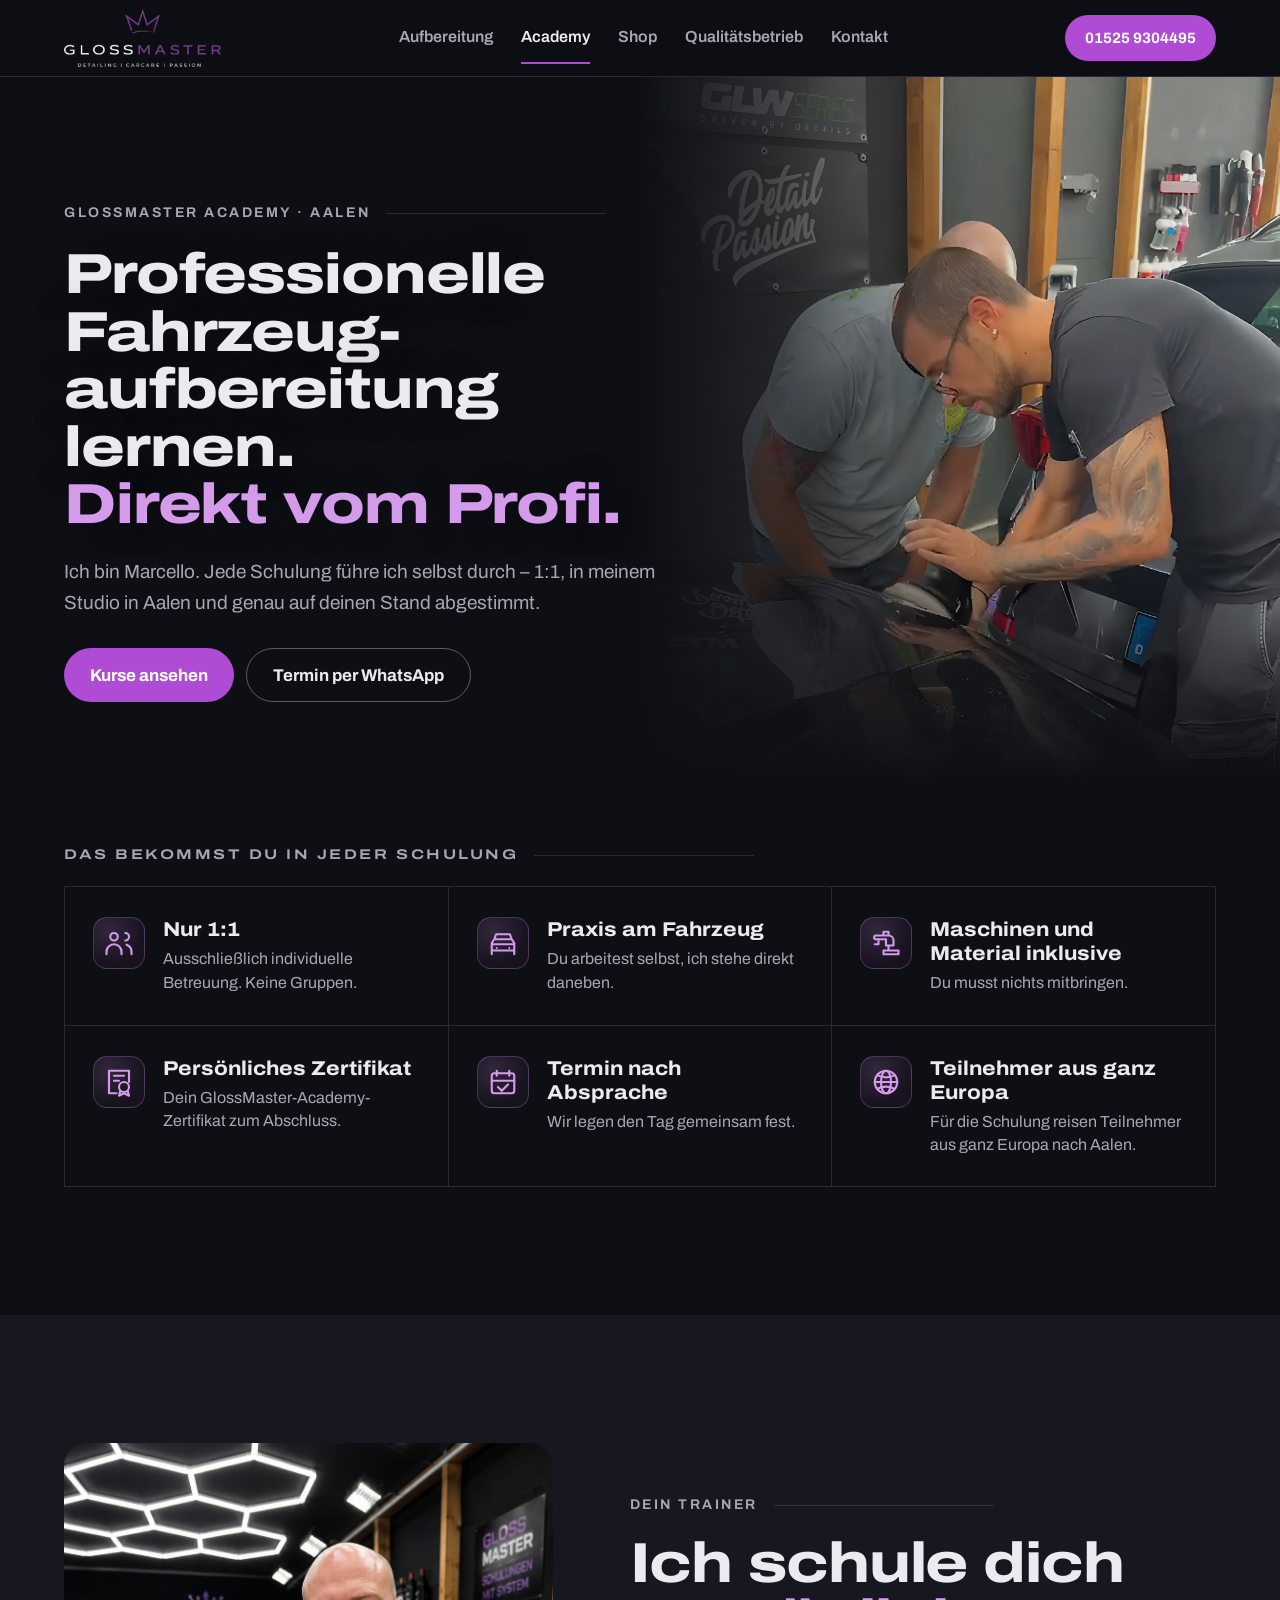
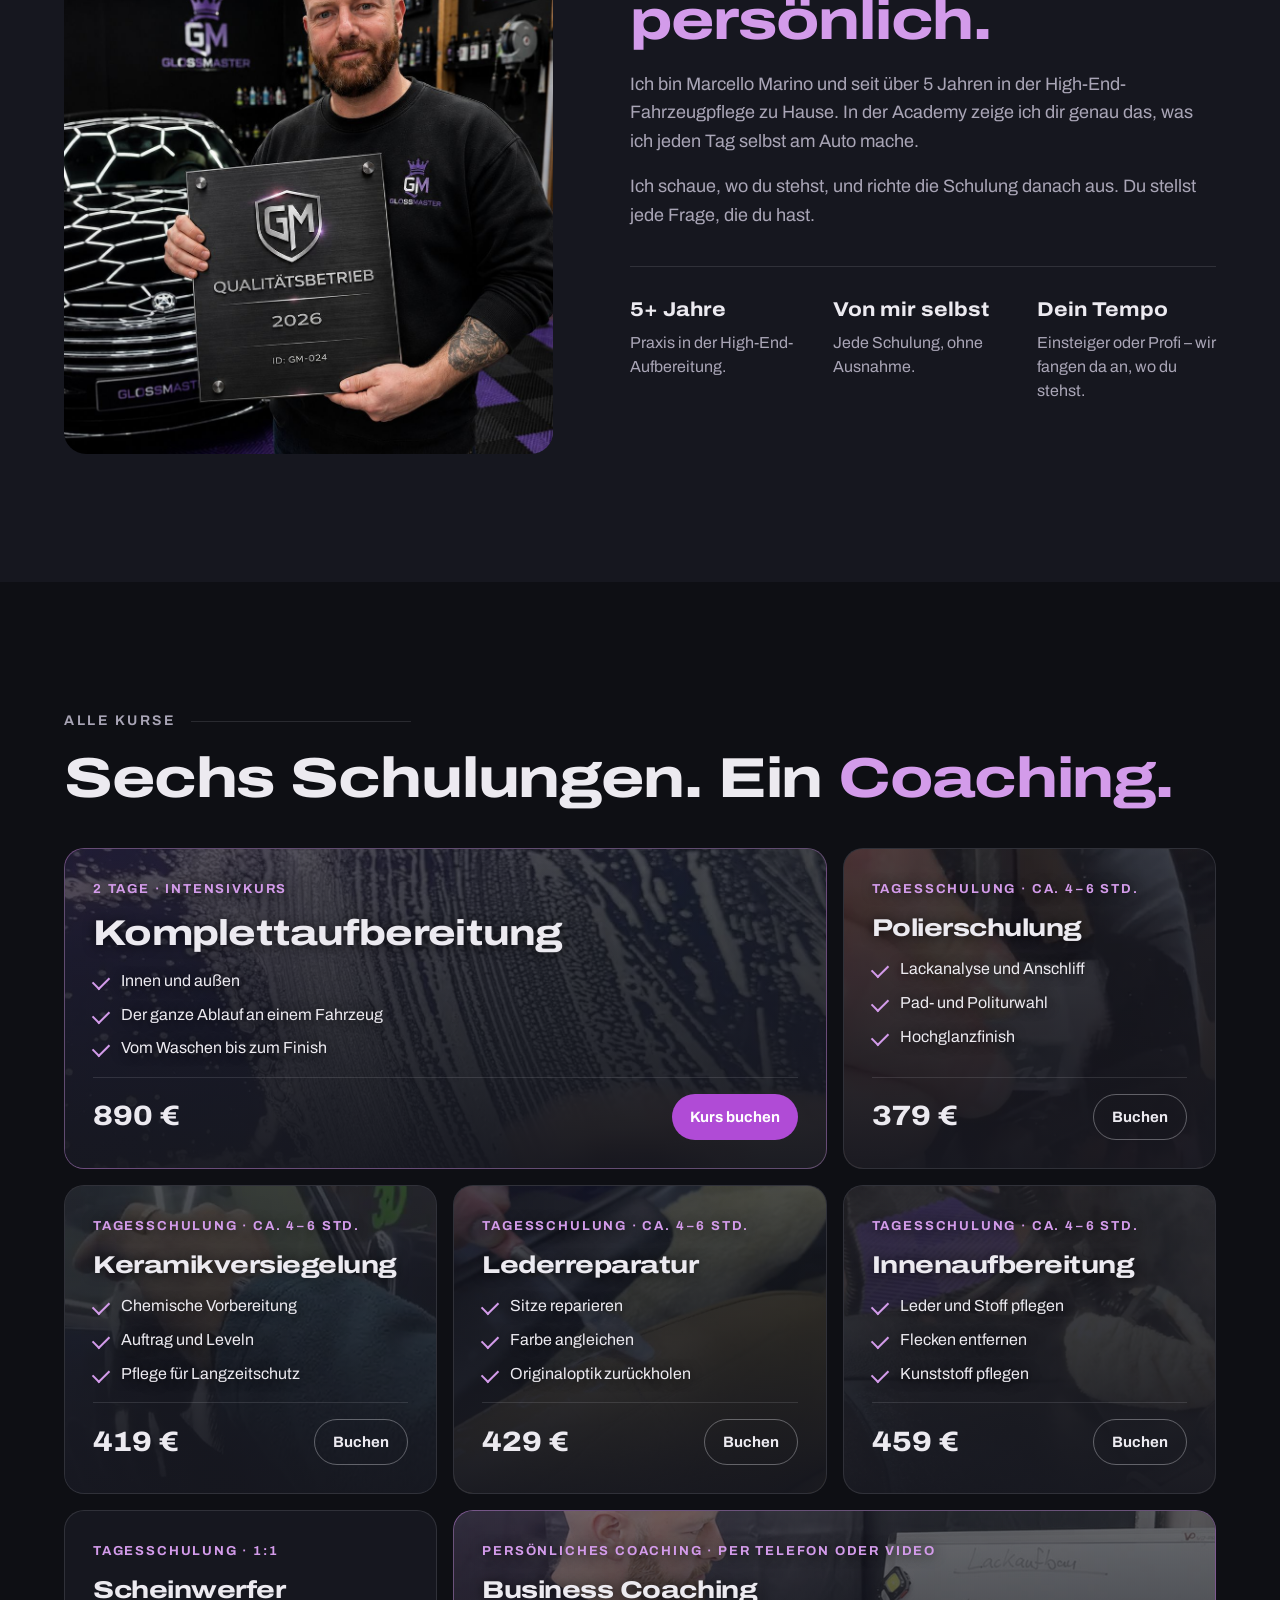
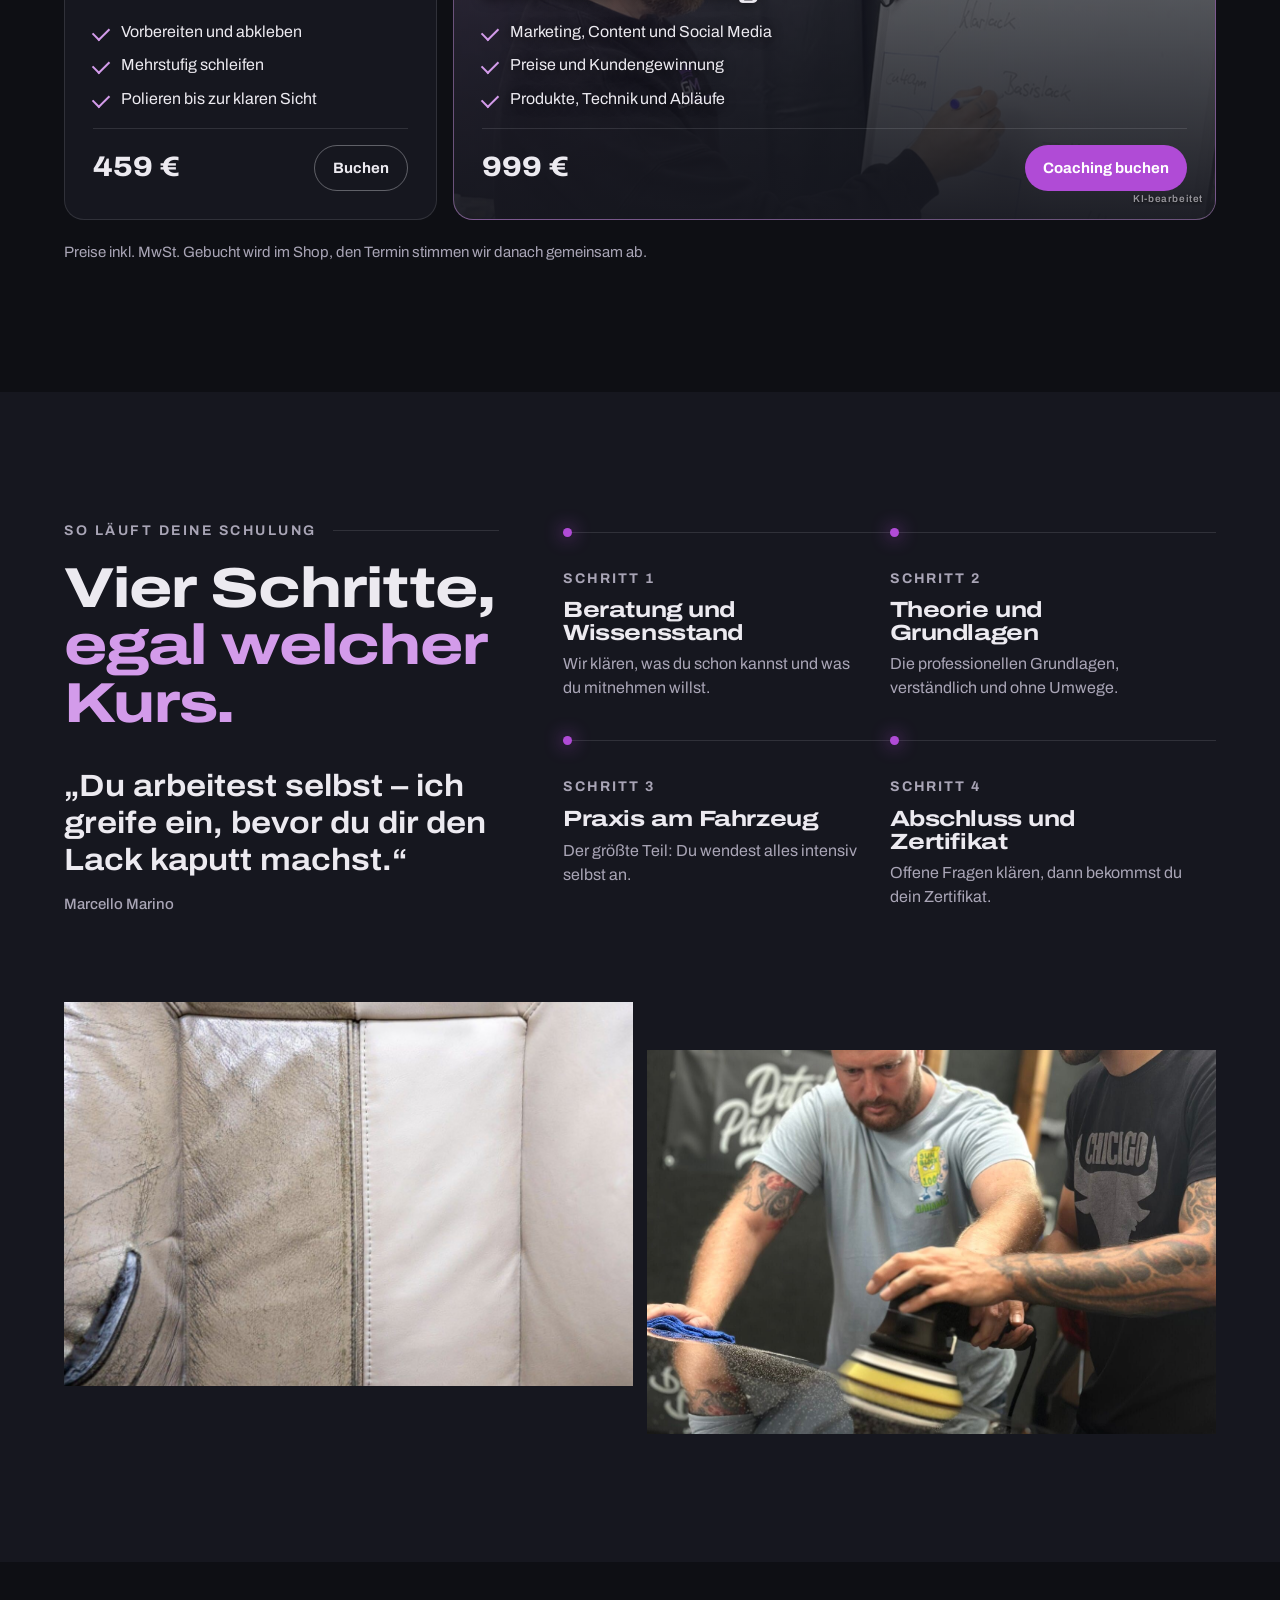
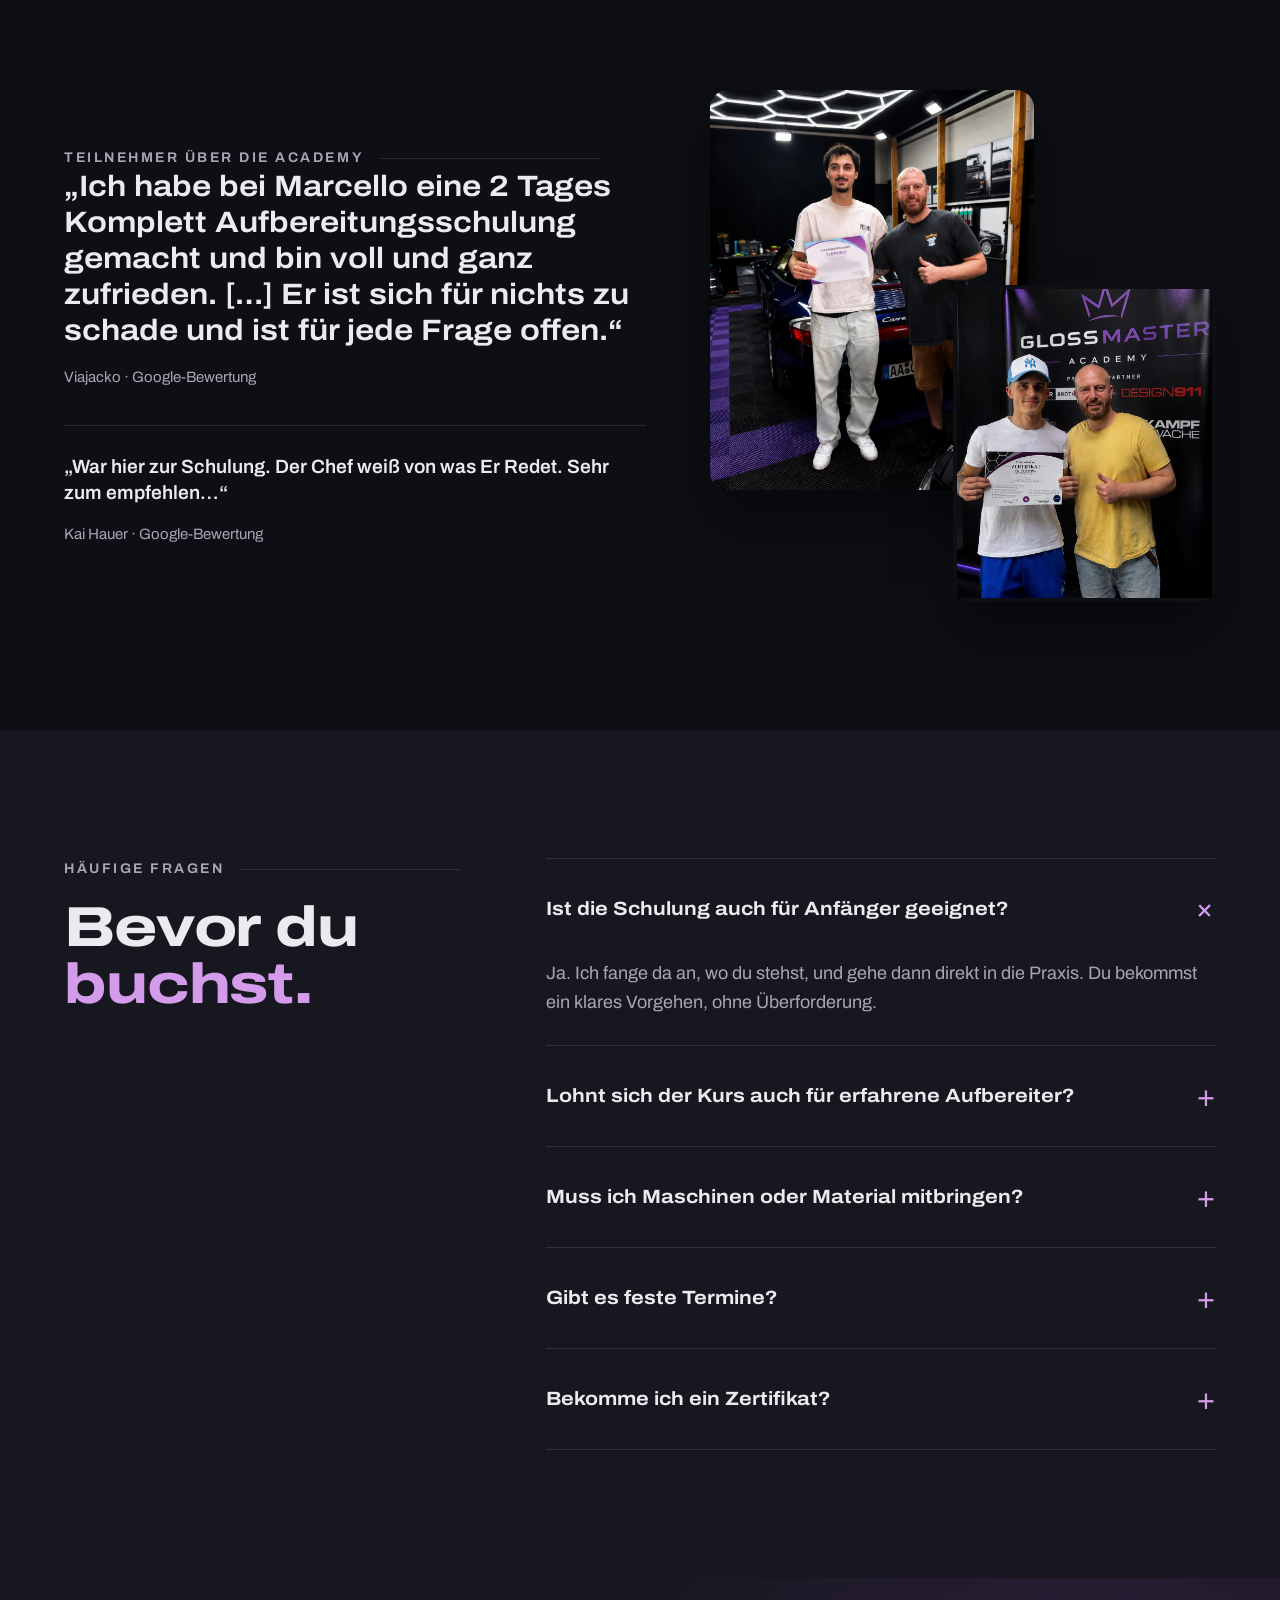
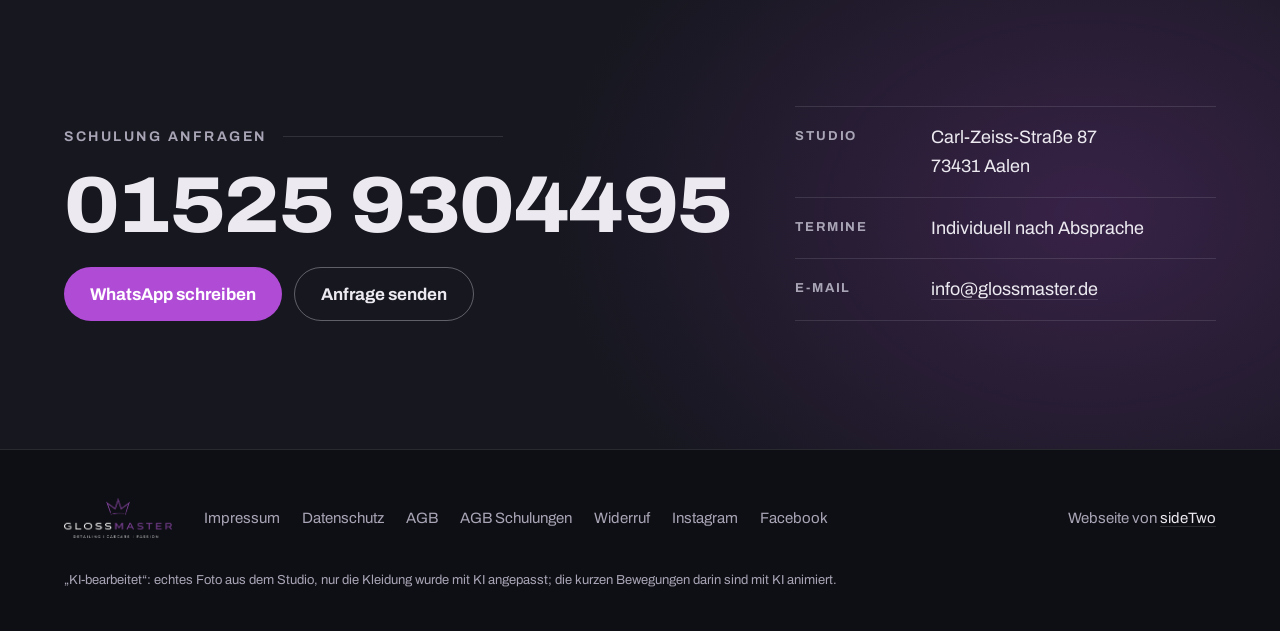
<file: a-streiflicht/academy/index.html>
<!DOCTYPE html>
<html lang="de">
<head>
<meta charset="utf-8" />
<meta name="viewport" content="width=device-width, initial-scale=1" />
<meta name="robots" content="noindex, nofollow" />
<title>Fahrzeugaufbereitung lernen – 1:1-Schulungen in Aalen | GlossMaster Academy</title>
<meta name="description" content="Fahrzeugaufbereitung lernen bei Marcello Marino: 1:1-Schulungen im Studio Aalen für Polieren, Keramikversiegelung, Lederreparatur, Innenaufbereitung, Scheinwerfer – plus Business-Coaching. Mit Zertifikat." />
<!-- Entwurf A „Streiflicht“ – Academy.
     Fassung 2026-11-26 nach Marcellos Rückmeldung (7 Punkte): neue Überschrift, Vorteile mit Icons, allgemeiner Ablauf,
     Knöpfe direkt zur Produktseite, Teilnehmerstimmen (echte Google-Bewertungen von glossmaster.de), Business Coaching
     als persönliche Begleitung, Ich-Form. Inhalte: glossmaster.de und Marcellos Nachricht. -->
<link rel="preload" href="../../assets/schrift/archivo-latin-wdth-wght.woff2" as="font" type="font/woff2" crossorigin />
<link rel="stylesheet" href="../stil.css" />
<style>
  /* längere Überschrift (Marcellos Wunsch) → etwas kleiner als auf den anderen Unterseiten */
  .seitenkopf h1 { font-size: clamp(38px, 4.4vw, 80px); max-width: 15ch; text-shadow: 0 2px 30px rgba(14,15,20,.6); }
  /* Bilal: am PC „Direkt vom Profi.“ in einer Zeile */
  @media (min-width: 861px) { .seitenkopf h1 em { display: block; white-space: nowrap; } }

  /* Vorteile mit Icons */
  .vorteile { display: grid; grid-template-columns: repeat(3, minmax(0, 1fr)); border-top: 1px solid var(--linie); border-left: 1px solid var(--linie); }
  .vorteil { display: grid; grid-template-columns: 52px minmax(0, 1fr); gap: 18px; align-items: start; padding: 30px 28px; border-right: 1px solid var(--linie); border-bottom: 1px solid var(--linie); }
  .vorteil .icon { width: 52px; height: 52px; border-radius: 14px; display: grid; place-items: center; color: var(--violett-hell);
    background: radial-gradient(circle at 30% 25%, rgba(211,155,234,.18), rgba(176,75,214,.06) 70%); border: 1px solid rgba(211,155,234,.25); }
  .vorteil .icon svg { width: 30px; height: 30px; }   /* Icons: Codex, _material/academy-icons/ */
  .vorteil b { display: block; font-size: 20px; font-weight: 740; font-stretch: 112%; line-height: 1.2; margin-bottom: 6px; }
  .vorteil p { font-size: 16px; color: var(--gedimmt); line-height: 1.45; }

  .trainer { display: grid; grid-template-columns: 1fr 1.2fr; gap: clamp(28px, 6vw, 110px); align-items: center; }
  .trainer .bild { border-radius: 22px; aspect-ratio: 4 / 5; }
  .trainer .bild img { width: 100%; height: 100%; object-fit: cover; object-position: 50% 25%; }
  .trainer .lead + .lead { margin-top: 16px; }
  .punkte { display: grid; grid-template-columns: repeat(3, minmax(0, 1fr)); gap: 24px; margin-top: 36px; border-top: 1px solid var(--linie); padding-top: 26px; }
  .punkte b { display: block; font-size: 20px; font-weight: 740; font-stretch: 112%; margin-bottom: 6px; }
  .punkte p { font-size: 16px; color: var(--gedimmt); line-height: 1.5; }

  .kurse { display: grid; grid-template-columns: repeat(3, minmax(0, 1fr)); gap: 16px; }
  .kurs { background: var(--flaeche); border: 1px solid var(--linie); border-radius: 20px; padding: 30px 28px 28px; display: flex; flex-direction: column; gap: 16px; }
  .kurs .dauer { font-size: 13px; font-weight: 700; letter-spacing: .14em; text-transform: uppercase; color: var(--violett-hell); }
  .kurs h3 { font-size: clamp(24px, 1.9vw, 30px); font-weight: 760; }
  .kurs .haken { font-size: 16px; gap: 8px; }
  .kurs .fuss-zeile { margin-top: auto; display: flex; justify-content: space-between; align-items: center; gap: 12px; padding-top: 16px; border-top: 1px solid var(--linie); }
  .kurs .preis { font-size: 28px; font-weight: 800; font-stretch: 112%; }
  .kurs .knopf { min-height: 46px; padding: 0 18px; font-size: 15px; }
  /* Kurs-Video im Hintergrund der Karte: Standbild gedimmt, beim Abspielen heller */
  .kurs { position: relative; isolation: isolate; overflow: hidden; }
  .kurs-video { position: absolute; inset: 0; width: 100%; height: 100%; object-fit: cover; z-index: -2; opacity: .35; transform: scale(1.05); transition: opacity .6s ease, transform 1.4s ease; }
  .kurs:has(.kurs-video)::after { content: ""; position: absolute; inset: 0; z-index: -1; pointer-events: none;
    background: linear-gradient(180deg, rgba(22,23,31,.3) 0%, rgba(22,23,31,.55) 40%, rgba(22,23,31,.93) 100%); }
  .kurs:has(.kurs-video) :is(h3, .dauer, .haken) { text-shadow: 0 1px 12px rgba(0,0,0,.7); }
  .kurs.laeuft .kurs-video { opacity: .95; transform: scale(1); }
  .kurs .kurs-video.ki-clip { opacity: 0; }
  .kurs.spielt .kurs-video.ki-clip { opacity: .95; }
  .kurs.gross { grid-column: span 2; background: linear-gradient(140deg, #2a1734, var(--flaeche) 60%); border-color: rgba(211,155,234,.4); }
  .kurs.gross h3 { font-size: clamp(30px, 2.8vw, 44px); }
  .kurse-fuss { margin-top: 20px; font-size: 15px; color: var(--gedimmt); }

  /* Business Coaching: gleicher Aufbau wie die anderen Karten (Bilal 2026-11-26), nur breiter und farbig abgesetzt */
  .coaching { grid-column: span 2;
    background: linear-gradient(120deg, rgba(176,75,214,.22), rgba(22,23,31,.6) 55%), var(--flaeche); border-color: rgba(211,155,234,.45); }

  .ablauf-raster { display: grid; grid-template-columns: 1.2fr 1.8fr; gap: clamp(28px, 5vw, 80px); align-items: start; }
  .ablauf-raster .schritte { grid-template-columns: repeat(2, minmax(0, 1fr)); row-gap: 40px; }
  .zitat-gross { font-size: clamp(26px, 2.4vw, 40px); font-weight: 650; font-stretch: 112%; line-height: 1.2; }
  .zitat-gross cite { display: block; margin-top: 16px; font-size: 15px; font-weight: 500; font-style: normal; font-stretch: 100%; color: var(--gedimmt); }

  .bilderreihe { display: grid; grid-template-columns: repeat(2, minmax(0, 1fr)); gap: 14px; margin-top: clamp(56px, 7vw, 100px); }
  .bilderreihe figure { border-radius: 18px; height: clamp(320px, 30vw, 480px); }
  .bilderreihe img { width: 100%; height: 100%; object-fit: cover; }
  .bilderreihe figure:nth-child(2) { margin-top: 48px; }

  /* Teilnehmerstimmen mit Zertifikat-Fotos */
  .stimmen-raster { display: grid; grid-template-columns: minmax(0, 1.15fr) minmax(0, 1fr); gap: clamp(28px, 5vw, 80px); align-items: center; }
  .stimme-gross { font-size: clamp(24px, 2.3vw, 38px); font-weight: 650; font-stretch: 112%; line-height: 1.22; }
  .stimme-klein { margin-top: 36px; padding-top: 28px; border-top: 1px solid var(--linie); font-size: clamp(19px, 1.5vw, 24px); font-weight: 600; line-height: 1.35; }
  .quelle { display: flex; align-items: center; gap: 10px; margin-top: 16px; font-size: 15px; color: var(--gedimmt); }
  .zertifikate { position: relative; height: clamp(420px, 40vw, 600px); }
  .zertifikate figure { position: absolute; border-radius: 18px; box-shadow: 0 30px 60px rgba(0,0,0,.45); }
  .zertifikate img { width: 100%; height: 100%; object-fit: cover; }
  .zertifikate figure:first-child { left: 0; top: 0; width: 64%; height: 78%; }
  .zertifikate figure:last-child { right: 0; bottom: 0; width: 52%; height: 62%; border: 4px solid var(--grund); }

  .faq-raster { display: grid; grid-template-columns: 1fr 1.6fr; gap: clamp(28px, 5vw, 80px); }

  @media (max-width: 1080px) {
    .kurse { grid-template-columns: repeat(2, minmax(0, 1fr)); }
    .vorteile { grid-template-columns: repeat(2, minmax(0, 1fr)); }
  }
  @media (max-width: 860px) {
    .trainer, .ablauf-raster, .faq-raster, .stimmen-raster { grid-template-columns: minmax(0, 1fr); }
    .punkte { grid-template-columns: minmax(0, 1fr); }
    .bilderreihe { grid-template-columns: 1fr 1fr; }
    .bilderreihe figure:nth-child(2) { margin-top: 0; }
    .bilderreihe figure { height: 280px; }
  }
  @media (max-width: 560px) {
    .kurse, .vorteile { grid-template-columns: minmax(0, 1fr); }
    .kurs.gross, .coaching { grid-column: auto; }
    .vorteil { padding: 22px 18px; gap: 14px; grid-template-columns: 44px minmax(0, 1fr); }
    .vorteil .icon { width: 44px; height: 44px; }
    .kurs .fuss-zeile { flex-wrap: wrap; }
    .bilderreihe { grid-template-columns: minmax(0, 1fr); }
    .zertifikate { height: 380px; }
  }
</style>
</head>
<body>

<header class="kopf">
  <div class="huelle">
    <a class="logo" href="../" aria-label="GlossMaster – zur Startseite"><img src="../../assets/bilder/logo.png" alt="GlossMaster – Detailing, Carcare, Passion" width="900" height="332" /></a>
    <nav class="haupt" aria-label="Hauptmenü">
      <a href="../preisliste/">Aufbereitung</a>
      <a href="../academy/" aria-current="page">Academy</a>
      <a href="../shop/">Shop</a>
      <a href="../qualitaetsbetrieb/">Qualitätsbetrieb</a>
      <a href="../kontakt/">Kontakt</a>
    </nav>
    <a class="knopf voll" href="tel:+4915259304495">01525 9304495</a>
    <button class="menue-knopf" type="button" aria-expanded="false" aria-controls="menue" aria-label="Men&uuml; &ouml;ffnen"><span></span><span></span></button>
  </div>
  <nav class="menue-zeile" id="menue" aria-label="Hauptmenü mobil">
    <a href="../preisliste/">Aufbereitung</a>
    <a href="../academy/" aria-current="page">Academy</a>
    <a href="../shop/">Shop</a>
    <a href="../qualitaetsbetrieb/">Qualitätsbetrieb</a>
    <a href="../kontakt/">Kontakt</a>
  </nav>
  <script>(function(){var k=document.querySelector('.kopf'),b=k.querySelector('.menue-knopf');function z(o){k.classList.toggle('offen',o);b.setAttribute('aria-expanded',o);b.setAttribute('aria-label',o?'Men\u00fc schlie\u00dfen':'Men\u00fc \u00f6ffnen')}b.addEventListener('click',function(){z(!k.classList.contains('offen'))});k.querySelectorAll('.menue-zeile a').forEach(function(a){a.addEventListener('click',function(){z(false)})});document.addEventListener('keydown',function(e){if(e.key==='Escape')z(false)})})();</script>
</header>

<main>
  <section class="seitenkopf mit-bild">
    <!-- Seitenkopf (Bilal 2026-11-27): echte Schulungsszene – Marcello poliert gemeinsam mit einem Teilnehmer.
         WhatsApp-Video, mit Real-ESRGAN hochgerechnet (_material/werkzeuge/academy-kopf-lehre.ps1). Einwilligung des Teilnehmers klären. -->
    <figure class="bild"><img src="../../assets/video/kopf-lehre-4x5.jpg" alt="Marcello Marino zeigt einem Teilnehmer in der Schulung, wie man die Poliermaschine führt" style="object-position: 50% 30%" /><video class="ki-clip" data-loop="kopf" data-src="../../assets/video/kopf-lehre-4x5.mp4" muted loop playsinline preload="none" aria-hidden="true" style="object-position: 50% 30%"></video></figure>
    <!-- Standbild (KI-bearbeitet) + Kling-Clip darüber, der erst einblendet, wenn er läuft. Altes Video academy-4x5 (roter Pulli) nicht mehr verwenden. -->
    <div class="huelle">
      <p class="eyebrow">GlossMaster Academy · Aalen</p>
      <h1>Professionelle Fahrzeug&shy;aufbereitung lernen. <em>Direkt vom Profi.</em></h1>
      <p class="lead">Ich bin Marcello. Jede Schulung führe ich selbst durch – 1:1, in meinem Studio in Aalen und genau auf deinen Stand abgestimmt.</p>
      <div class="knoepfe" style="margin-top:30px">
        <a class="knopf voll" href="#kurse">Kurse ansehen</a>
        <a class="knopf rand" href="https://wa.me/4915259304495?text=Hallo%20Marcello%2C%20ich%20interessiere%20mich%20f%C3%BCr%20eine%20Schulung.">Termin per WhatsApp</a>
      </div>
    </div>
  </section>

  <section class="abschnitt" aria-labelledby="t-vorteile" style="padding-top:clamp(32px,4vw,56px)">
    <div class="huelle">
      <h2 id="t-vorteile" class="eyebrow" style="font-size:14px;margin-bottom:24px">Das bekommst du in jeder Schulung</h2>
      <div class="vorteile">
        <div class="vorteil">
          <span class="icon" aria-hidden="true"><svg viewBox="0 0 24 24" fill="none" stroke="currentColor" stroke-width="1.7" stroke-linecap="round" stroke-linejoin="round"><circle cx="8" cy="7" r="3"/><path d="M2 21v-2a6 6 0 0 1 12 0v2m3-17a3 3 0 0 1 0 6m5 11v-2a6 6 0 0 0-4-5.65"/></svg></span>
          <div><b>Nur 1:1</b><p>Ausschließlich individuelle Betreuung. Keine Gruppen.</p></div>
        </div>
        <div class="vorteil">
          <span class="icon" aria-hidden="true"><svg viewBox="0 0 24 24" fill="none" stroke="currentColor" stroke-width="1.7" stroke-linecap="round" stroke-linejoin="round"><path d="m5 9 1.5-4h11L19 9m-16 9V12l2-3h14l2 3v6H3Zm0 0v3m18-3v3M3 13h18M7 16h.01M17 16h.01"/></svg></span>
          <div><b>Praxis am Fahrzeug</b><p>Du arbeitest selbst, ich stehe direkt daneben.</p></div>
        </div>
        <div class="vorteil">
          <span class="icon" aria-hidden="true"><svg viewBox="0 0 24 24" fill="none" stroke="currentColor" stroke-width="1.7" stroke-linecap="round" stroke-linejoin="round"><path d="M4 6h10a4 4 0 0 1 4 4v4h-6V9H4a1.5 1.5 0 0 1 0-3Zm10 0V3h-4v3m4 8v4m-4 0h12v3H10ZM6 9v4H3"/></svg></span>
          <div><b>Maschinen und Material inklusive</b><p>Du musst nichts mitbringen.</p></div>
        </div>
        <div class="vorteil">
          <span class="icon" aria-hidden="true"><svg viewBox="0 0 24 24" fill="none" stroke="currentColor" stroke-width="1.7" stroke-linecap="round" stroke-linejoin="round"><path d="M10 21H4V3h16v9M8 7h8M8 11h4"/><circle cx="16" cy="16" r="4"/><path d="m13 19-1 4 4-2 4 2-1-4"/></svg></span>
          <div><b>Persönliches Zertifikat</b><p>Dein GlossMaster-Academy-Zertifikat zum Abschluss.</p></div>
        </div>
        <div class="vorteil">
          <span class="icon" aria-hidden="true"><svg viewBox="0 0 24 24" fill="none" stroke="currentColor" stroke-width="1.7" stroke-linecap="round" stroke-linejoin="round"><rect x="3" y="5" width="18" height="16" rx="2"/><path d="M7 3v4m10-4v4M3 11h18m-13 5 3 3 5-5"/></svg></span>
          <div><b>Termin nach Absprache</b><p>Wir legen den Tag gemeinsam fest.</p></div>
        </div>
        <div class="vorteil">
          <span class="icon" aria-hidden="true"><svg viewBox="0 0 24 24" fill="none" stroke="currentColor" stroke-width="1.7" stroke-linecap="round" stroke-linejoin="round"><circle cx="12" cy="12" r="9"/><ellipse cx="12" cy="12" rx="4" ry="9"/><path d="M3 12h18M5 6.5a15 15 0 0 0 14 0m-14 11a15 15 0 0 1 14 0"/></svg></span>
          <div><b>Teilnehmer aus ganz Europa</b><p>Für die Schulung reisen Teilnehmer aus ganz Europa nach Aalen.</p></div>
        </div>
      </div>
    </div>
  </section>

  <section class="abschnitt hell" aria-labelledby="t-trainer">
    <div class="huelle trainer">
      <figure class="bild streif"><img src="../../assets/bilder/qualitaetsbetrieb.jpg" alt="Marcello Marino im GlossMaster-Shirt im Studio Aalen" loading="lazy" /></figure>
      <div>
        <p class="eyebrow">Dein Trainer</p>
        <h2 id="t-trainer">Ich schule dich <em>persönlich.</em></h2>
        <p class="lead">Ich bin Marcello Marino und seit über 5 Jahren in der High-End-Fahrzeugpflege zu Hause. In der Academy zeige ich dir genau das, was ich jeden Tag selbst am Auto mache.</p>
        <p class="lead">Ich schaue, wo du stehst, und richte die Schulung danach aus. Du stellst jede Frage, die du hast.</p>
        <div class="punkte">
          <div><b>5+ Jahre</b><p>Praxis in der High-End-Aufbereitung.</p></div>
          <div><b>Von mir selbst</b><p>Jede Schulung, ohne Ausnahme.</p></div>
          <div><b>Dein Tempo</b><p>Einsteiger oder Profi – wir fangen da an, wo du stehst.</p></div>
        </div>
      </div>
    </div>
  </section>

  <section class="abschnitt" id="kurse" aria-labelledby="t-kurse">
    <div class="huelle">
      <p class="eyebrow">Alle Kurse</p>
      <h2 id="t-kurse" style="margin-bottom:40px">Sechs Schulungen. Ein <em>Coaching.</em></h2>
      <div class="kurse">
        <article class="kurs gross">
          <video class="kurs-video" data-loop="karte" data-src="../../assets/video/komplett-4x3.mp4" poster="../../assets/video/komplett-4x3.jpg" muted loop playsinline preload="none" aria-hidden="true"></video>
          <span class="dauer">2 Tage · Intensivkurs</span>
          <h3>Komplettaufbereitung</h3>
          <ul class="haken"><li>Innen und außen</li><li>Der ganze Ablauf an einem Fahrzeug</li><li>Vom Waschen bis zum Finish</li></ul>
          <div class="fuss-zeile"><span class="preis">890 €</span><a class="knopf voll" href="https://glossmaster.de/product/autoaufbereitung-schulung/">Kurs buchen</a></div>
        </article>
        <article class="kurs">
          <video class="kurs-video" data-loop="karte" data-src="../../assets/video/polieren-4x3.mp4" poster="../../assets/video/polieren-4x3.jpg" muted loop playsinline preload="none" aria-hidden="true"></video>
          <span class="dauer">Tagesschulung · ca. 4–6 Std.</span>
          <h3>Polierschulung</h3>
          <ul class="haken"><li>Lackanalyse und Anschliff</li><li>Pad- und Politurwahl</li><li>Hochglanzfinish</li></ul>
          <div class="fuss-zeile"><span class="preis">379 €</span><a class="knopf rand" href="https://glossmaster.de/product/polierschulung/">Buchen</a></div>
        </article>
        <article class="kurs">
          <video class="kurs-video" data-loop="karte" data-src="../../assets/video/keramik-4x3.mp4" poster="../../assets/video/keramik-4x3.jpg" muted loop playsinline preload="none" aria-hidden="true"></video>
          <span class="dauer">Tagesschulung · ca. 4–6 Std.</span>
          <h3>Keramik&shy;versiegelung</h3>
          <ul class="haken"><li>Chemische Vorbereitung</li><li>Auftrag und Leveln</li><li>Pflege für Langzeitschutz</li></ul>
          <div class="fuss-zeile"><span class="preis">419 €</span><a class="knopf rand" href="https://glossmaster.de/product/keramikversiegelung-schulung/">Buchen</a></div>
        </article>
        <article class="kurs">
          <video class="kurs-video" data-loop="karte" data-src="../../assets/video/leder-4x3.mp4" poster="../../assets/video/leder-4x3.jpg" muted loop playsinline preload="none" aria-hidden="true"></video>
          <span class="dauer">Tagesschulung · ca. 4–6 Std.</span>
          <h3>Lederreparatur</h3>
          <ul class="haken"><li>Sitze reparieren</li><li>Farbe angleichen</li><li>Originaloptik zurückholen</li></ul>
          <div class="fuss-zeile"><span class="preis">429 €</span><a class="knopf rand" href="https://glossmaster.de/product/lederreparatur-auto-schulung/">Buchen</a></div>
        </article>
        <article class="kurs">
          <video class="kurs-video" data-loop="karte" data-src="../../assets/video/innen-4x3.mp4" poster="../../assets/video/innen-4x3.jpg" muted loop playsinline preload="none" aria-hidden="true"></video>
          <span class="dauer">Tagesschulung · ca. 4–6 Std.</span>
          <h3>Innen&shy;aufbereitung</h3>
          <ul class="haken"><li>Leder und Stoff pflegen</li><li>Flecken entfernen</li><li>Kunststoff pflegen</li></ul>
          <div class="fuss-zeile"><span class="preis">459 €</span><a class="knopf rand" href="https://glossmaster.de/product/innenaufbereitung-schulung/">Buchen</a></div>
        </article>
        <article class="kurs">
          <span class="dauer">Tagesschulung · 1:1</span>
          <h3>Scheinwerfer</h3>
          <ul class="haken"><li>Vorbereiten und abkleben</li><li>Mehrstufig schleifen</li><li>Polieren bis zur klaren Sicht</li></ul>
          <div class="fuss-zeile"><span class="preis">459 €</span><a class="knopf rand" href="https://glossmaster.de/product/scheinwerfer-aufbereitung-schulung/">Buchen</a></div>
        </article>
        <article class="kurs coaching">
          <img class="kurs-video" src="../../assets/bilder/business-tafel-ki-4x3.jpg" alt="" loading="lazy" style="opacity:.55" /><span class="ki-marke" style="top:auto;bottom:12px">KI-bearbeitet</span>
          <span class="dauer">Persönliches Coaching · per Telefon oder Video</span>
          <h3>Business Coaching</h3>
          <ul class="haken"><li>Marketing, Content und Social Media</li><li>Preise und Kundengewinnung</li><li>Produkte, Technik und Abläufe</li></ul>
          <div class="fuss-zeile"><span class="preis">999 €</span><a class="knopf voll" href="https://glossmaster.de/product/autoaufbereitung-business-coaching/">Coaching buchen</a></div>
        </article>
      </div>
      <p class="kurse-fuss">Preise inkl. MwSt. Gebucht wird im Shop, den Termin stimmen wir danach gemeinsam ab.</p>
    </div>
  </section>

  <section class="abschnitt hell" aria-labelledby="t-ablauf">
    <div class="huelle">
      <div class="ablauf-raster">
        <div>
          <p class="eyebrow">So läuft deine Schulung</p>
          <h2 id="t-ablauf">Vier Schritte, <em>egal welcher Kurs.</em></h2>
          <blockquote class="zitat-gross" style="margin-top:36px">„Du arbeitest selbst – ich greife ein, bevor du dir den Lack kaputt machst.“<cite>Marcello Marino</cite></blockquote>
        </div>
        <div class="schritte" style="margin-top:12px">
          <div class="schritt"><span class="nr">SCHRITT 1</span><h3>Beratung und Wissensstand</h3><p>Wir klären, was du schon kannst und was du mitnehmen willst.</p></div>
          <div class="schritt"><span class="nr">SCHRITT 2</span><h3>Theorie und Grundlagen</h3><p>Die professionellen Grundlagen, verständlich und ohne Umwege.</p></div>
          <div class="schritt"><span class="nr">SCHRITT 3</span><h3>Praxis am Fahrzeug</h3><p>Der größte Teil: Du wendest alles intensiv selbst an.</p></div>
          <div class="schritt"><span class="nr">SCHRITT 4</span><h3>Abschluss und Zertifikat</h3><p>Offene Fragen klären, dann bekommst du dein Zertifikat.</p></div>
        </div>
      </div>
      <div class="bilderreihe">
        <figure><img src="../../assets/bilder/leder-vorher-nachher.jpg" alt="Ledersitz vor und nach der Reparatur" loading="lazy" /></figure>
        <figure><img src="../../assets/bilder/schulung-polieren.jpg" alt="Teilnehmer poliert unter Anleitung von Marcello Marino" loading="lazy" /></figure>
      </div>
    </div>
  </section>

  <section class="abschnitt" aria-labelledby="t-stimmen">
    <div class="huelle stimmen-raster">
      <div>
        <p class="eyebrow">Teilnehmer über die Academy</p>
        <h2 id="t-stimmen" class="visually-hidden" style="position:absolute;width:1px;height:1px;overflow:hidden;clip:rect(0 0 0 0)">Bewertungen von Teilnehmern</h2>
        <figure>
          <blockquote class="stimme-gross">„Ich habe bei Marcello eine 2 Tages Komplett Aufbereitungsschulung gemacht und bin voll und ganz zufrieden. […] Er ist sich für nichts zu schade und ist für jede Frage offen.“</blockquote>
          <figcaption class="quelle">Viajacko · Google-Bewertung</figcaption>
        </figure>
        <figure>
          <blockquote class="stimme-klein">„War hier zur Schulung. Der Chef weiß von was Er Redet. Sehr zum empfehlen…“</blockquote>
          <figcaption class="quelle">Kai Hauer · Google-Bewertung</figcaption>
        </figure>
      </div>
      <div class="zertifikate">
        <figure class="streif"><img src="../../assets/bilder/zertifikat-studio.jpg" alt="Kursabschluss mit Zertifikat im Studio unter dem Wabenlicht" loading="lazy" /></figure>
        <figure><img src="../../assets/bilder/academy-zertifikat.jpg" alt="Teilnehmer mit GlossMaster-Academy-Zertifikat" loading="lazy" /></figure>
      </div>
    </div>
  </section>

  <section class="abschnitt hell" id="fragen" aria-labelledby="t-faq">
    <div class="huelle faq-raster">
      <div>
        <p class="eyebrow">Häufige Fragen</p>
        <h2 id="t-faq">Bevor du <em>buchst.</em></h2>
      </div>
      <div class="faq">
        <details open><summary>Ist die Schulung auch für Anfänger geeignet?</summary><p>Ja. Ich fange da an, wo du stehst, und gehe dann direkt in die Praxis. Du bekommst ein klares Vorgehen, ohne Überforderung.</p></details>
        <details><summary>Lohnt sich der Kurs auch für erfahrene Aufbereiter?</summary><p>Ja. Dann geht es um Effizienz, ein sauberes Finish und bessere Entscheidungen bei Produkten und Technik.</p></details>
        <details><summary>Muss ich Maschinen oder Material mitbringen?</summary><p>Nein. Maschinen und Materialien sind in der Schulung inklusive.</p></details>
        <details><summary>Gibt es feste Termine?</summary><p>Nein. Den Termin legen wir gemeinsam fest, damit du meine volle Aufmerksamkeit hast.</p></details>
        <details><summary>Bekomme ich ein Zertifikat?</summary><p>Ja. Zum Abschluss bekommst du dein persönliches GlossMaster-Academy-Zertifikat.</p></details>
      </div>
    </div>
  </section>

  <section class="abschnitt schluss" aria-labelledby="t-schluss">
    <div class="huelle">
      <div>
        <p class="eyebrow" id="t-schluss">Schulung anfragen</p>
        <a class="nummer glanz" href="tel:+4915259304495">01525 9304495</a>
        <div class="knoepfe">
          <a class="knopf voll" href="https://wa.me/4915259304495?text=Hallo%20Marcello%2C%20ich%20interessiere%20mich%20f%C3%BCr%20eine%20Schulung.">WhatsApp schreiben</a>
          <a class="knopf rand" href="../kontakt/">Anfrage senden</a>
        </div>
      </div>
      <dl>
        <div><dt>Studio</dt><dd>Carl-Zeiss-Straße 87<br />73431 Aalen</dd></div>
        <div><dt>Termine</dt><dd>Individuell nach Absprache</dd></div>
        <div><dt>E-Mail</dt><dd><a href="mailto:info@glossmaster.de">info@glossmaster.de</a></dd></div>
      </dl>
    </div>
  </section>
</main>

<footer class="fuss">
  <div class="huelle">
    <img src="../../assets/bilder/logo.png" alt="GlossMaster" width="900" height="332" loading="lazy" />
    <nav aria-label="Rechtliches und Social Media">
      <a href="https://glossmaster.de/impressum/">Impressum</a>
      <a href="https://glossmaster.de/datenschutzerklaerung/">Datenschutz</a>
      <a href="https://glossmaster.de/our-terms/">AGB</a>
      <a href="https://glossmaster.de/agbs-fuer-schulungen/">AGB Schulungen</a>
      <a href="https://glossmaster.de/widerruf/">Widerruf</a>
      <a href="https://www.instagram.com/glossmaster_official">Instagram</a>
      <a href="https://www.facebook.com/glossmaster_official">Facebook</a>
    </nav>
    <span class="von">Webseite von <a href="https://sidetwo.de">sideTwo</a></span>
    <p class="ki-hinweis">„KI-bearbeitet“: echtes Foto aus dem Studio, nur die Kleidung wurde mit KI angepasst; die kurzen Bewegungen darin sind mit KI animiert.</p>
  </div>
</footer>

<div class="leiste" aria-label="Schnellkontakt">
  <a class="knopf voll" href="tel:+4915259304495">Anrufen</a>
  <a class="knopf rand" href="https://wa.me/4915259304495">WhatsApp</a>
</div>
<script src="../video.js" defer></script>
</body>
</html>
</file>
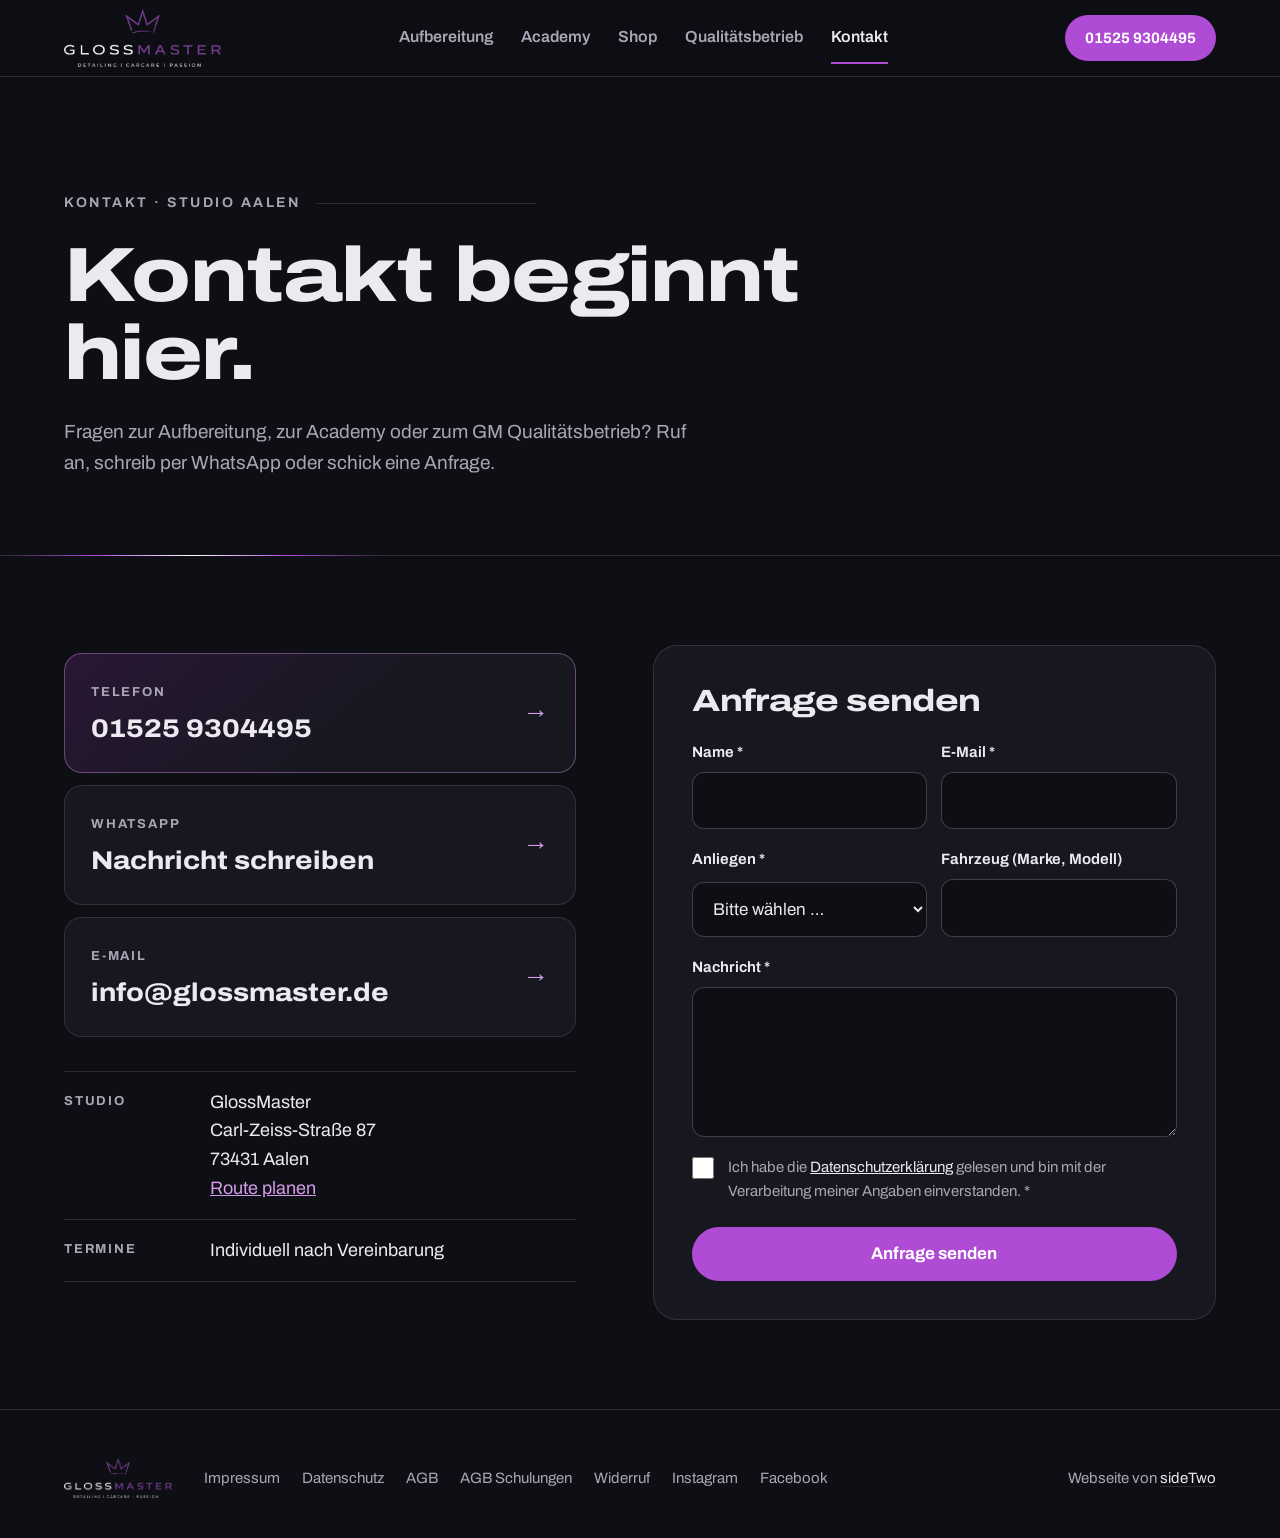
<file: a-streiflicht/kontakt/index.html>
<!DOCTYPE html>
<html lang="de">
<head>
<meta charset="utf-8" />
<meta name="viewport" content="width=device-width, initial-scale=1" />
<meta name="robots" content="noindex, nofollow" />
<title>Kontakt – Studio Aalen | GlossMaster</title>
<meta name="description" content="GlossMaster, Carl-Zeiss-Straße 87, 73431 Aalen. Termine nur nach Vereinbarung – per Telefon, WhatsApp oder Anfrageformular." />
<!--
  Entwurf A „Streiflicht“ – Kontakt.
  Das Formular ist im Entwurf ohne Versand. In WordPress bleibt sein bestehendes Formular (Elementor, Versand per wp_mail) –
  nie mailto: (Brain: Kontaktformular-Standard). Felder wie auf glossmaster.de/kontakt.
-->
<link rel="preload" href="../../assets/schrift/archivo-latin-wdth-wght.woff2" as="font" type="font/woff2" crossorigin />
<link rel="stylesheet" href="../stil.css" />
<style>
  .kontakt-raster { display: grid; grid-template-columns: 1fr 1.1fr; gap: clamp(28px, 6vw, 110px); align-items: start; }
  .wege { display: grid; gap: 12px; margin-top: 8px; }
  .weg {
    display: grid; grid-template-columns: 1fr auto; align-items: center; gap: 16px;
    background: var(--flaeche); border: 1px solid var(--linie); border-radius: 18px; padding: 22px 26px; text-decoration: none;
    transition: border-color .2s ease;
  }
  .weg:hover { border-color: rgba(211,155,234,.5); }
  .weg span { font-size: 13px; font-weight: 700; letter-spacing: .14em; text-transform: uppercase; color: var(--gedimmt); }
  .weg b { display: block; font-size: clamp(22px, 2vw, 30px); font-weight: 760; font-stretch: 112%; margin-top: 4px; }
  .weg i { font-style: normal; font-size: 26px; color: var(--violett-hell); }
  .weg.haupt-weg { background: linear-gradient(140deg, #2a1734, var(--flaeche) 65%); border-color: rgba(211,155,234,.4); }
  .adresse { margin-top: 34px; border-top: 1px solid var(--linie); }
  .adresse div { display: grid; grid-template-columns: 130px 1fr; gap: 16px; padding: 16px 0; border-bottom: 1px solid var(--linie); }
  .adresse dt { font-size: 13px; font-weight: 700; letter-spacing: .14em; text-transform: uppercase; color: var(--gedimmt); padding-top: 3px; }
  .adresse dd a { color: var(--violett-hell); }

  .formular { background: var(--flaeche); border: 1px solid var(--linie); border-radius: 24px; padding: clamp(26px, 3vw, 44px); }
  .formular h2 { font-size: clamp(28px, 2.4vw, 40px); margin: 0 0 24px; }
  .feld { display: grid; gap: 8px; margin-bottom: 18px; }
  .feld label { font-size: 15px; font-weight: 650; }
  .feld input, .feld select, .feld textarea {
    font: inherit; font-size: 17px; color: var(--text); background: var(--grund);
    border: 1px solid rgba(236,234,240,.22); border-radius: 12px; padding: 14px 16px; min-height: 52px; width: 100%;
  }
  .feld textarea { min-height: 150px; resize: vertical; }
  .feld input:focus, .feld select:focus, .feld textarea:focus { outline: none; border-color: var(--violett-hell); box-shadow: 0 0 0 3px rgba(176,75,214,.25); }
  .zwei { display: grid; grid-template-columns: 1fr 1fr; gap: 14px; }
  .einwilligung { display: grid; grid-template-columns: 24px 1fr; gap: 12px; align-items: start; font-size: 15px; color: var(--gedimmt); margin: 6px 0 24px; }
  .einwilligung input { width: 22px; height: 22px; accent-color: var(--violett); margin-top: 2px; }
  .einwilligung a { color: var(--text); }
  .formular .knopf { width: 100%; border: 0; cursor: pointer; font-family: inherit; }
  .hinweis { margin-top: 14px; font-size: 15px; color: var(--violett-hell); display: none; }
  .hinweis.an { display: block; }

  @media (max-width: 860px) { .kontakt-raster { grid-template-columns: minmax(0, 1fr); } }
  @media (max-width: 560px) {
    .zwei { grid-template-columns: minmax(0, 1fr); }
    .adresse div { grid-template-columns: 1fr; gap: 4px; }
    .weg { padding: 18px 20px; }
  }
</style>
</head>
<body>

<header class="kopf">
  <div class="huelle">
    <a class="logo" href="../" aria-label="GlossMaster – zur Startseite"><img src="../../assets/bilder/logo.png" alt="GlossMaster – Detailing, Carcare, Passion" width="900" height="332" /></a>
    <nav class="haupt" aria-label="Hauptmenü">
      <a href="../preisliste/">Aufbereitung</a>
      <a href="../academy/">Academy</a>
      <a href="../shop/">Shop</a>
      <a href="../qualitaetsbetrieb/">Qualitätsbetrieb</a>
      <a href="../kontakt/" aria-current="page">Kontakt</a>
    </nav>
    <a class="knopf voll" href="tel:+4915259304495">01525 9304495</a>
    <button class="menue-knopf" type="button" aria-expanded="false" aria-controls="menue" aria-label="Men&uuml; &ouml;ffnen"><span></span><span></span></button>
  </div>
  <nav class="menue-zeile" id="menue" aria-label="Hauptmenü mobil">
    <a href="../preisliste/">Aufbereitung</a>
    <a href="../academy/">Academy</a>
    <a href="../shop/">Shop</a>
    <a href="../qualitaetsbetrieb/">Qualitätsbetrieb</a>
    <a href="../kontakt/" aria-current="page">Kontakt</a>
  </nav>
  <script>(function(){var k=document.querySelector('.kopf'),b=k.querySelector('.menue-knopf');function z(o){k.classList.toggle('offen',o);b.setAttribute('aria-expanded',o);b.setAttribute('aria-label',o?'Men\u00fc schlie\u00dfen':'Men\u00fc \u00f6ffnen')}b.addEventListener('click',function(){z(!k.classList.contains('offen'))});k.querySelectorAll('.menue-zeile a').forEach(function(a){a.addEventListener('click',function(){z(false)})});document.addEventListener('keydown',function(e){if(e.key==='Escape')z(false)})})();</script>
</header>

<main>
  <section class="seitenkopf">
    <div class="huelle">
      <p class="eyebrow">Kontakt · Studio Aalen</p>
      <h1>Kontakt beginnt <em class="glanz">hier.</em></h1>
      <p class="lead">Fragen zur Aufbereitung, zur Academy oder zum GM Qualitätsbetrieb? Ruf an, schreib per WhatsApp oder schick eine Anfrage.</p>
    </div>
  </section>

  <div class="lichtkante" aria-hidden="true"></div>

  <section class="abschnitt eng" aria-label="Kontaktwege und Anfrage">
    <div class="huelle kontakt-raster">
      <div>
        <div class="wege">
          <a class="weg haupt-weg" href="tel:+4915259304495"><div><span>Telefon</span><b>01525 9304495</b></div><i aria-hidden="true">→</i></a>
          <a class="weg" href="https://wa.me/4915259304495"><div><span>WhatsApp</span><b>Nachricht schreiben</b></div><i aria-hidden="true">→</i></a>
          <a class="weg" href="mailto:info@glossmaster.de"><div><span>E-Mail</span><b>info@glossmaster.de</b></div><i aria-hidden="true">→</i></a>
        </div>
        <dl class="adresse">
          <div><dt>Studio</dt><dd>GlossMaster<br />Carl-Zeiss-Straße 87<br />73431 Aalen<br /><a href="https://www.google.com/maps/search/?api=1&amp;query=Carl-Zeiss-Stra%C3%9Fe%2087%2C%2073431%20Aalen" rel="noopener">Route planen</a></dd></div>
          <div><dt>Termine</dt><dd>Individuell nach Vereinbarung</dd></div>
        </dl>
      </div>

      <form class="formular" id="anfrage" novalidate>
        <h2>Anfrage senden</h2>
        <div class="zwei">
          <div class="feld"><label for="f-name">Name *</label><input id="f-name" name="name" autocomplete="name" required /></div>
          <div class="feld"><label for="f-mail">E-Mail *</label><input id="f-mail" name="email" type="email" autocomplete="email" required /></div>
        </div>
        <div class="zwei">
          <div class="feld">
            <label for="f-anliegen">Anliegen *</label>
            <select id="f-anliegen" name="anliegen" required>
              <option value="">Bitte wählen …</option>
              <option>Aufbereitung anfragen</option>
              <option>Academy-Anmeldung</option>
              <option>Shop-Support</option>
              <option>Qualitätsbetrieb-Bewerbung</option>
            </select>
          </div>
          <div class="feld"><label for="f-auto">Fahrzeug (Marke, Modell)</label><input id="f-auto" name="fahrzeug" /></div>
        </div>
        <div class="feld"><label for="f-text">Nachricht *</label><textarea id="f-text" name="nachricht" required></textarea></div>
        <label class="einwilligung"><input type="checkbox" name="datenschutz" required /><span>Ich habe die <a href="https://glossmaster.de/datenschutzerklaerung/">Datenschutzerklärung</a> gelesen und bin mit der Verarbeitung meiner Angaben einverstanden. *</span></label>
        <button class="knopf voll" type="submit">Anfrage senden</button>
        <p class="hinweis" id="hinweis" role="status"></p>
      </form>
    </div>
  </section>
</main>

<footer class="fuss">
  <div class="huelle">
    <img src="../../assets/bilder/logo.png" alt="GlossMaster" width="900" height="332" loading="lazy" />
    <nav aria-label="Rechtliches und Social Media">
      <a href="https://glossmaster.de/impressum/">Impressum</a>
      <a href="https://glossmaster.de/datenschutzerklaerung/">Datenschutz</a>
      <a href="https://glossmaster.de/our-terms/">AGB</a>
      <a href="https://glossmaster.de/agbs-fuer-schulungen/">AGB Schulungen</a>
      <a href="https://glossmaster.de/widerruf/">Widerruf</a>
      <a href="https://www.instagram.com/glossmaster_official">Instagram</a>
      <a href="https://www.facebook.com/glossmaster_official">Facebook</a>
    </nav>
    <span class="von">Webseite von <a href="https://sidetwo.de">sideTwo</a></span>
  </div>
</footer>

<div class="leiste" aria-label="Schnellkontakt">
  <a class="knopf voll" href="tel:+4915259304495">Anrufen</a>
  <a class="knopf rand" href="https://wa.me/4915259304495">WhatsApp</a>
</div>

<script>
  // Entwurf: Pflichtfelder prüfen, aber nichts versenden (in WordPress übernimmt das bestehende Formular den Versand)
  document.getElementById('anfrage').addEventListener('submit', function (e) {
    e.preventDefault();
    var h = document.getElementById('hinweis');
    var leer = [].filter.call(this.querySelectorAll('[required]'), function (f) { return f.type === 'checkbox' ? !f.checked : !f.value.trim(); });
    h.classList.add('an');
    if (leer.length) { h.textContent = 'Bitte alle Pflichtfelder ausfüllen.'; leer[0].focus(); return; }
    h.textContent = 'Entwurf: Hier wird nichts versendet. In WordPress läuft der Versand über das bestehende Formular.';
  });
</script>
</body>
</html>
</file>
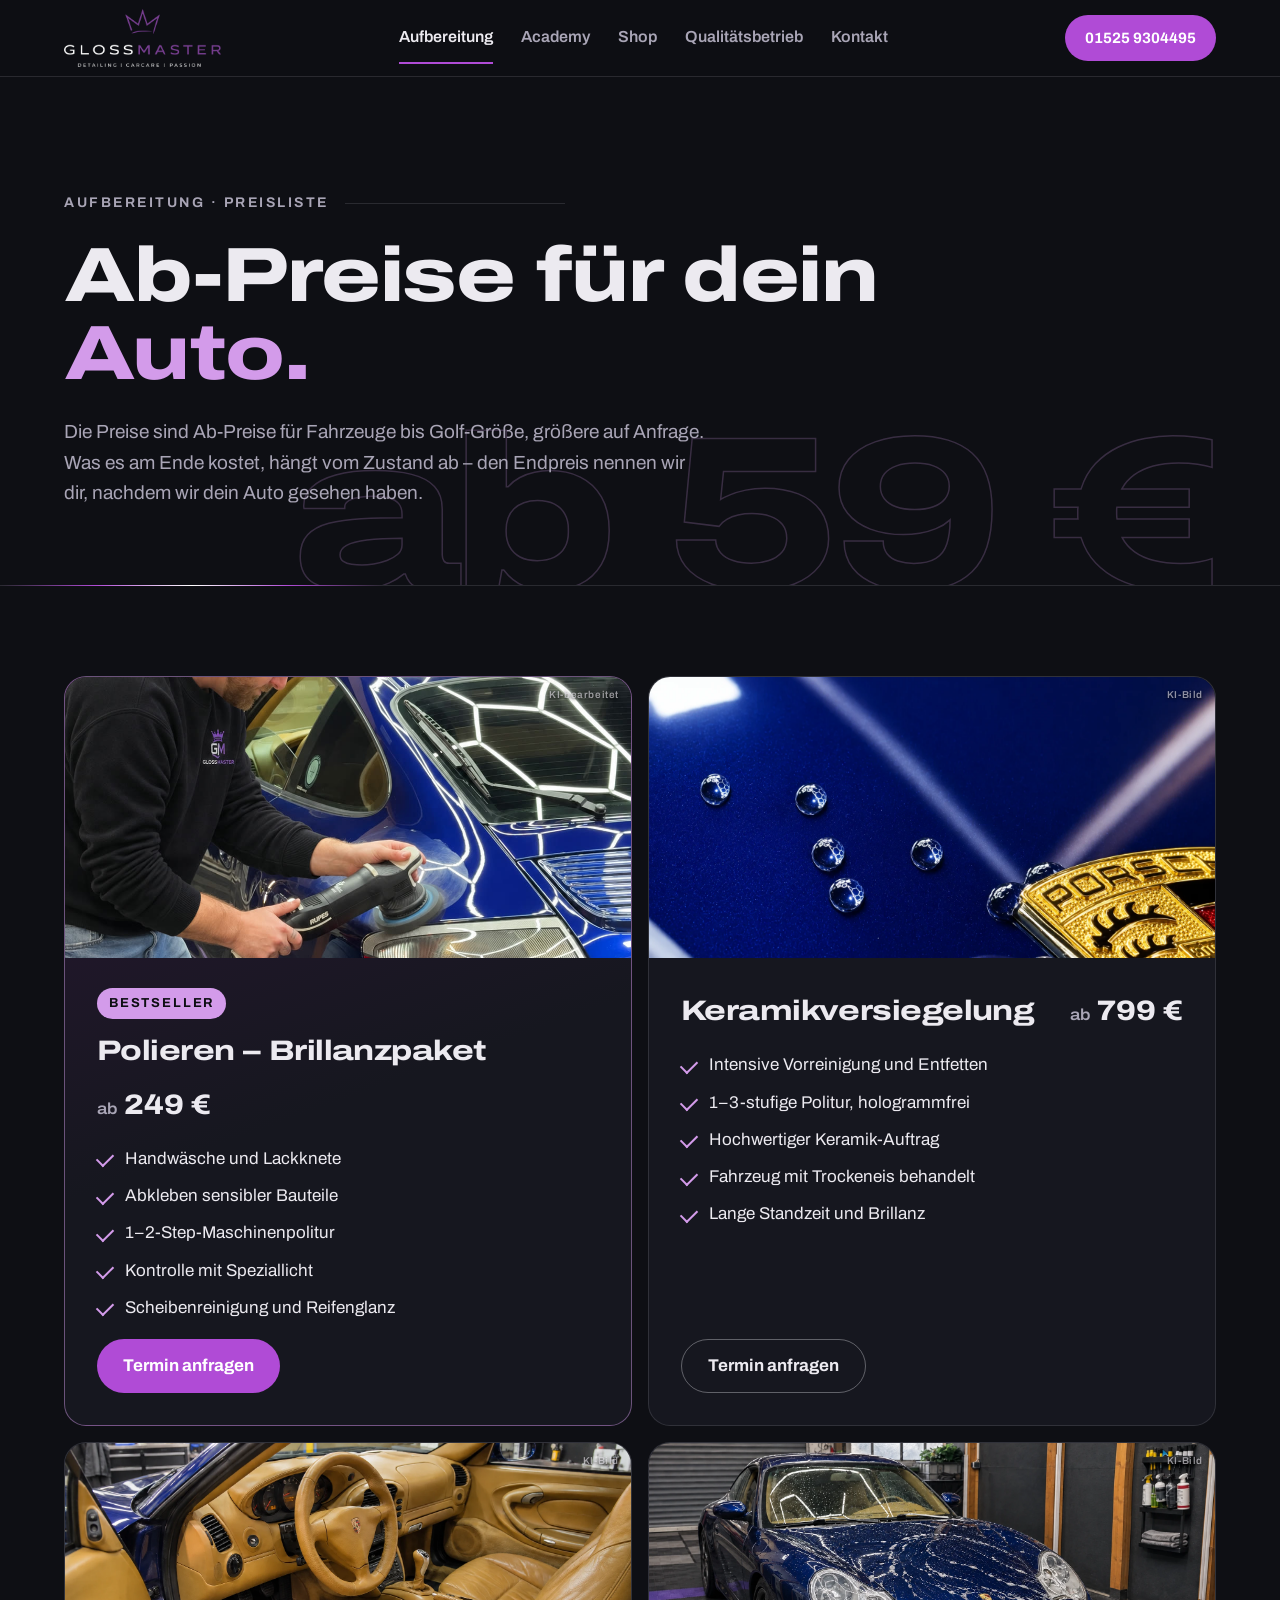
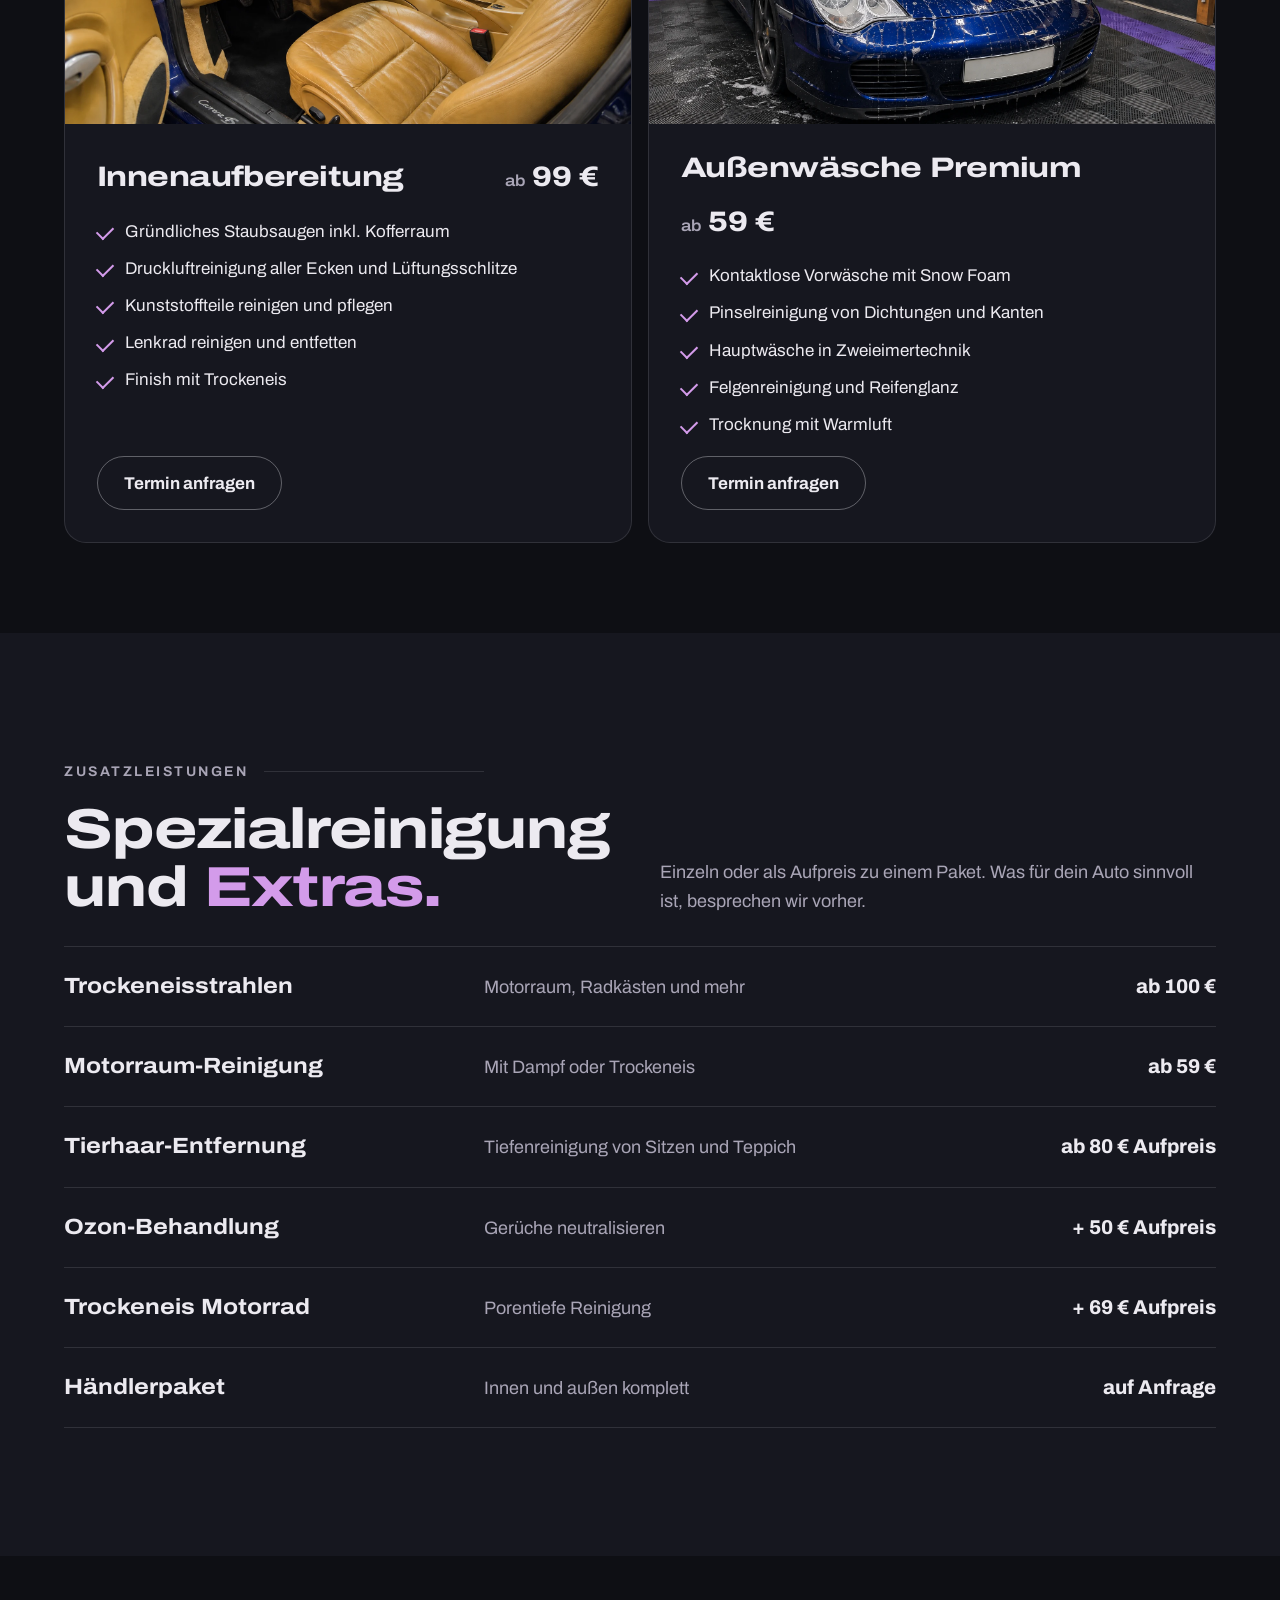
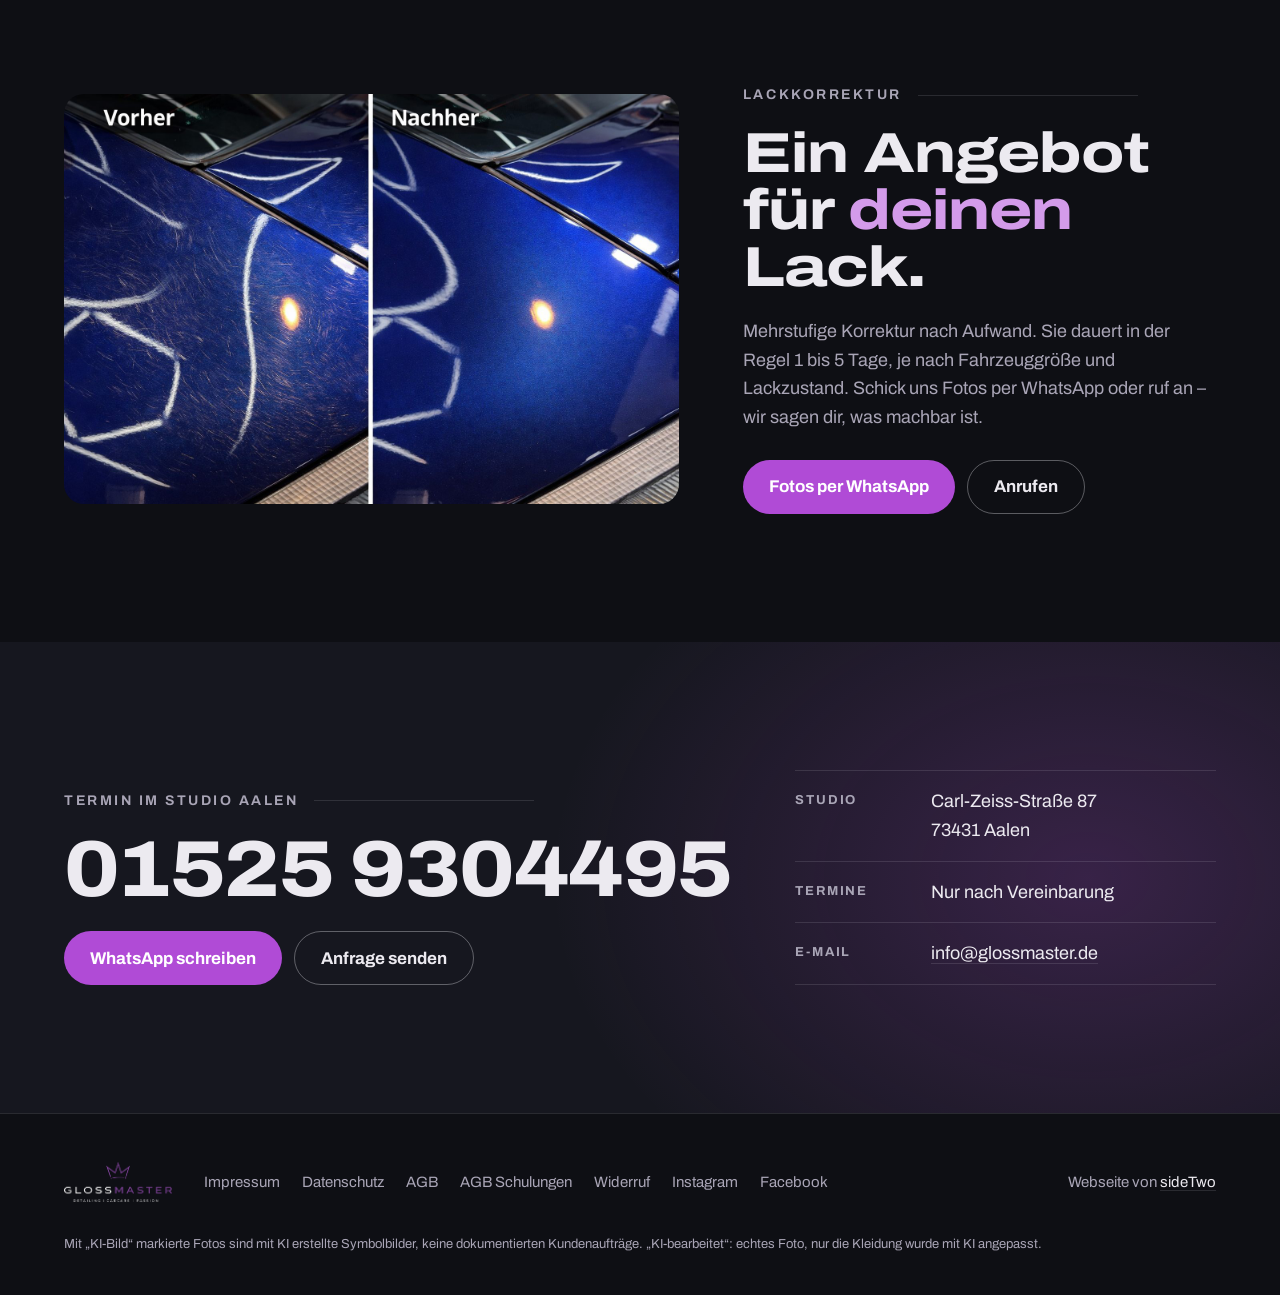
<file: a-streiflicht/preisliste/index.html>
<!DOCTYPE html>
<html lang="de">
<head>
<meta charset="utf-8" />
<meta name="viewport" content="width=device-width, initial-scale=1" />
<meta name="robots" content="noindex, nofollow" />
<title>Preisliste Autoaufbereitung in Aalen | GlossMaster</title>
<meta name="description" content="Innenaufbereitung ab 99 €, Außenwäsche ab 59 €, Politur ab 249 €, Keramikversiegelung ab 799 € – Ab-Preise im GlossMaster-Studio in Aalen, Endpreis nach Besichtigung." />
<!-- Entwurf A „Streiflicht“ – Preisliste. Preise und Leistungen von glossmaster.de/preisliste (Stand 2026-11-23). -->
<link rel="preload" href="../../assets/schrift/archivo-latin-wdth-wght.woff2" as="font" type="font/woff2" crossorigin />
<link rel="stylesheet" href="../stil.css" />
<style>
  .seitenkopf .riesenpreis {
    position: absolute; right: var(--rand); bottom: -.18em; z-index: 1; pointer-events: none;
    font-size: clamp(120px, 17vw, 320px); font-weight: 800; font-stretch: 125%; letter-spacing: -.04em; line-height: 1;
    color: transparent; -webkit-text-stroke: 1.5px rgba(211,155,234,.22);
  }
  .pakete { display: grid; grid-template-columns: repeat(2, minmax(0, 1fr)); gap: 16px; }
  .paket { background: var(--flaeche); border: 1px solid var(--linie); border-radius: 22px; overflow: hidden; display: flex; flex-direction: column; scroll-margin-top: 110px; }
  .paket figure { height: clamp(260px, 22vw, 340px); }
  .paket figure img { width: 100%; height: 100%; object-fit: cover; }
  .paket .inhalt { padding: 30px 32px 32px; display: flex; flex-direction: column; gap: 18px; flex: 1; }
  .paket .oben { display: flex; justify-content: space-between; align-items: baseline; gap: 16px; flex-wrap: wrap; }
  .paket h2 { font-size: clamp(26px, 2.2vw, 36px); margin: 0; }
  .paket .preis { font-size: clamp(26px, 2.2vw, 36px); font-weight: 800; font-stretch: 112%; white-space: nowrap; }
  .paket .preis small { font-size: 16px; font-weight: 600; color: var(--gedimmt); margin-right: 6px; }
  .paket .haken { font-size: 17px; }
  .paket .knopf { align-self: flex-start; margin-top: auto; }
  .paket.top { border-color: rgba(211,155,234,.45); background: linear-gradient(160deg, #2a1734, var(--flaeche) 55%); }
  .paket .marke { align-self: flex-start; display: inline-block; font-size: 13px; font-weight: 700; letter-spacing: .14em; text-transform: uppercase; color: var(--grund); background: var(--violett-hell); border-radius: 999px; padding: 5px 12px; }
  .paket.ohne-bild .inhalt { padding-top: 40px; }

  .zusatz { width: 100%; border-collapse: collapse; margin-top: 10px; }
  .zusatz tr { border-bottom: 1px solid var(--linie); }
  .zusatz tr:first-child { border-top: 1px solid var(--linie); }
  .zusatz td { padding: 22px 0; vertical-align: baseline; }
  .zusatz .name { font-size: 22px; font-weight: 720; font-stretch: 112%; padding-right: 20px; }
  .zusatz .was { color: var(--gedimmt); padding-right: 20px; }
  .zusatz .preis { text-align: right; font-size: 20px; font-weight: 760; white-space: nowrap; }
  .zusatz-kopf { display: grid; grid-template-columns: 1fr 1fr; gap: 40px; align-items: end; margin-bottom: 30px; }
  .zusatz-kopf h2 { margin-bottom: 0; }

  .korrektur { display: grid; grid-template-columns: 1.3fr 1fr; gap: clamp(28px, 5vw, 80px); align-items: center; scroll-margin-top: 110px; }
  .korrektur .bild { border-radius: 20px; aspect-ratio: 3 / 2; background: #000; }
  .korrektur .bild img { width: 100%; height: 100%; object-fit: cover; }

  @media (max-width: 860px) {
    .pakete, .korrektur, .zusatz-kopf { grid-template-columns: minmax(0, 1fr); }
    .paket figure { height: 220px; }
    .paket .inhalt { padding: 24px 22px 26px; }
    .zusatz tr { display: grid; grid-template-columns: 1fr auto; padding: 18px 0; }
    .zusatz td { padding: 0; }
    .zusatz .was { grid-column: 1 / -1; grid-row: 2; padding-top: 4px; }
    .zusatz .name { font-size: 19px; }
  }
</style>
</head>
<body>

<header class="kopf">
  <div class="huelle">
    <a class="logo" href="../" aria-label="GlossMaster – zur Startseite"><img src="../../assets/bilder/logo.png" alt="GlossMaster – Detailing, Carcare, Passion" width="900" height="332" /></a>
    <nav class="haupt" aria-label="Hauptmenü">
      <a href="../preisliste/" aria-current="page">Aufbereitung</a>
      <a href="../academy/">Academy</a>
      <a href="../shop/">Shop</a>
      <a href="../qualitaetsbetrieb/">Qualitätsbetrieb</a>
      <a href="../kontakt/">Kontakt</a>
    </nav>
    <a class="knopf voll" href="tel:+4915259304495">01525 9304495</a>
    <button class="menue-knopf" type="button" aria-expanded="false" aria-controls="menue" aria-label="Men&uuml; &ouml;ffnen"><span></span><span></span></button>
  </div>
  <nav class="menue-zeile" id="menue" aria-label="Hauptmenü mobil">
    <a href="../preisliste/" aria-current="page">Aufbereitung</a>
    <a href="../academy/">Academy</a>
    <a href="../shop/">Shop</a>
    <a href="../qualitaetsbetrieb/">Qualitätsbetrieb</a>
    <a href="../kontakt/">Kontakt</a>
  </nav>
  <script>(function(){var k=document.querySelector('.kopf'),b=k.querySelector('.menue-knopf');function z(o){k.classList.toggle('offen',o);b.setAttribute('aria-expanded',o);b.setAttribute('aria-label',o?'Men\u00fc schlie\u00dfen':'Men\u00fc \u00f6ffnen')}b.addEventListener('click',function(){z(!k.classList.contains('offen'))});k.querySelectorAll('.menue-zeile a').forEach(function(a){a.addEventListener('click',function(){z(false)})});document.addEventListener('keydown',function(e){if(e.key==='Escape')z(false)})})();</script>
</header>

<main>
  <section class="seitenkopf">
    <span class="riesenpreis" aria-hidden="true">ab 59 €</span>
    <div class="huelle">
      <p class="eyebrow">Aufbereitung · Preisliste</p>
      <h1>Ab-Preise für dein <em>Auto.</em></h1>
      <p class="lead">Die Preise sind Ab-Preise für Fahrzeuge bis Golf-Größe, größere auf Anfrage. Was es am Ende kostet, hängt vom Zustand ab – den Endpreis nennen wir dir, nachdem wir dein Auto gesehen haben.</p>
    </div>
  </section>

  <div class="lichtkante" aria-hidden="true"></div>

  <section class="abschnitt eng" aria-label="Pakete">
    <div class="huelle pakete">
      <article class="paket top" id="polieren">
        <figure class="streif"><img style="object-position: 50% 38%" src="../../assets/bilder/marcello-poliert-ki.jpg" alt="Marcello Marino im GlossMaster-Pullover poliert einen blauen Porsche 996 (Kleidung per KI angepasst)" /><span class="ki-marke">KI-bearbeitet</span></figure>
        <div class="inhalt">
          <span class="marke">Bestseller</span>
          <div class="oben"><h2>Polieren – Brillanzpaket</h2><span class="preis"><small>ab</small>249 €</span></div>
          <ul class="haken">
            <li>Handwäsche und Lackknete</li>
            <li>Abkleben sensibler Bauteile</li>
            <li>1–2-Step-Maschinenpolitur</li>
            <li>Kontrolle mit Speziallicht</li>
            <li>Scheibenreinigung und Reifenglanz</li>
          </ul>
          <a class="knopf voll" href="https://wa.me/4915259304495?text=Hallo%20GlossMaster%2C%20ich%20interessiere%20mich%20f%C3%BCr%20das%20Brillanzpaket.">Termin anfragen</a>
        </div>
      </article>
      <article class="paket" id="keramik">
        <figure class="streif"><img src="../../assets/bilder/aufbereitung-keramik-tropfen-ki-quer.webp" alt="KI-Symbolbild: Wassertropfen neben dem Porsche-Wappen auf blauem Lack" loading="lazy" /><span class="ki-marke">KI-Bild</span></figure>
        <div class="inhalt">
          <div class="oben"><h2>Keramik&shy;versiegelung</h2><span class="preis"><small>ab</small>799 €</span></div>
          <ul class="haken">
            <li>Intensive Vorreinigung und Entfetten</li>
            <li>1–3-stufige Politur, hologrammfrei</li>
            <li>Hochwertiger Keramik-Auftrag</li>
            <li>Fahrzeug mit Trockeneis behandelt</li>
            <li>Lange Standzeit und Brillanz</li>
          </ul>
          <a class="knopf rand" href="https://wa.me/4915259304495?text=Hallo%20GlossMaster%2C%20ich%20interessiere%20mich%20f%C3%BCr%20eine%20Keramikversiegelung.">Termin anfragen</a>
        </div>
      </article>
      <article class="paket" id="innen">
        <figure class="streif"><img src="../../assets/bilder/innenaufbereitung-ki.webp?v=2" alt="Symbolbild, mit KI erstellt: ockerfarbener Lederinnenraum eines Porsche 996" loading="lazy" /><span class="ki-marke">KI-Bild</span></figure>
        <div class="inhalt">
          <div class="oben"><h2>Innen&shy;aufbereitung</h2><span class="preis"><small>ab</small>99 €</span></div>
          <ul class="haken">
            <li>Gründliches Staubsaugen inkl. Kofferraum</li>
            <li>Druckluftreinigung aller Ecken und Lüftungsschlitze</li>
            <li>Kunststoffteile reinigen und pflegen</li>
            <li>Lenkrad reinigen und entfetten</li>
            <li>Finish mit Trockeneis</li>
          </ul>
          <a class="knopf rand" href="https://wa.me/4915259304495?text=Hallo%20GlossMaster%2C%20ich%20interessiere%20mich%20f%C3%BCr%20eine%20Innenaufbereitung.">Termin anfragen</a>
        </div>
      </article>
      <article class="paket" id="aussen">
        <figure class="streif"><img src="../../assets/bilder/aussenwaesche-premium-ki.webp?v=2" alt="Symbolbild, mit KI erstellt: blauer Porsche 996 mit Waschschaum" loading="lazy" /><span class="ki-marke">KI-Bild</span></figure>
        <div class="inhalt">
          <div class="oben"><h2>Außenwäsche Premium</h2><span class="preis"><small>ab</small>59 €</span></div>
          <ul class="haken">
            <li>Kontaktlose Vorwäsche mit Snow Foam</li>
            <li>Pinselreinigung von Dichtungen und Kanten</li>
            <li>Hauptwäsche in Zweieimertechnik</li>
            <li>Felgenreinigung und Reifenglanz</li>
            <li>Trocknung mit Warmluft</li>
          </ul>
          <a class="knopf rand" href="https://wa.me/4915259304495?text=Hallo%20GlossMaster%2C%20ich%20interessiere%20mich%20f%C3%BCr%20die%20Au%C3%9Fenw%C3%A4sche%20Premium.">Termin anfragen</a>
        </div>
      </article>
    </div>
  </section>

  <section class="abschnitt hell" id="extras" aria-labelledby="t-zusatz">
    <div class="huelle">
      <div class="zusatz-kopf">
        <div>
          <p class="eyebrow">Zusatzleistungen</p>
          <h2 id="t-zusatz">Spezial&shy;reinigung und <em>Extras.</em></h2>
        </div>
        <p class="lead">Einzeln oder als Aufpreis zu einem Paket. Was für dein Auto sinnvoll ist, besprechen wir vorher.</p>
      </div>
      <table class="zusatz">
        <tr><td class="name">Trockeneisstrahlen</td><td class="was">Motorraum, Radkästen und mehr</td><td class="preis">ab 100 €</td></tr>
        <tr><td class="name">Motorraum-Reinigung</td><td class="was">Mit Dampf oder Trockeneis</td><td class="preis">ab 59 €</td></tr>
        <tr><td class="name">Tierhaar-Entfernung</td><td class="was">Tiefenreinigung von Sitzen und Teppich</td><td class="preis">ab 80 € Aufpreis</td></tr>
        <tr><td class="name">Ozon-Behandlung</td><td class="was">Gerüche neutralisieren</td><td class="preis">+ 50 € Aufpreis</td></tr>
        <tr><td class="name">Trockeneis Motorrad</td><td class="was">Porentiefe Reinigung</td><td class="preis">+ 69 € Aufpreis</td></tr>
        <tr><td class="name">Händlerpaket</td><td class="was">Innen und außen komplett</td><td class="preis">auf Anfrage</td></tr>
      </table>
    </div>
  </section>

  <section class="abschnitt" id="lackkorrektur" aria-labelledby="t-korr">
    <div class="huelle korrektur">
      <figure class="bild streif"><img src="../../assets/bilder/lack-vorher-nachher.jpg" alt="Dunkelblauer Lack vorher mit Kratzern und nachher poliert" loading="lazy" /></figure>
      <div>
        <p class="eyebrow">Lackkorrektur</p>
        <h2 id="t-korr">Ein Angebot für <em>deinen</em> Lack.</h2>
        <p class="lead">Mehrstufige Korrektur nach Aufwand. Sie dauert in der Regel 1 bis 5 Tage, je nach Fahrzeuggröße und Lackzustand. Schick uns Fotos per WhatsApp oder ruf an – wir sagen dir, was machbar ist.</p>
        <div class="knoepfe" style="margin-top:28px">
          <a class="knopf voll" href="https://wa.me/4915259304495?text=Hallo%20GlossMaster%2C%20ich%20h%C3%A4tte%20gern%20ein%20Angebot%20f%C3%BCr%20eine%20Lackkorrektur.">Fotos per WhatsApp</a>
          <a class="knopf rand" href="tel:+4915259304495">Anrufen</a>
        </div>
      </div>
    </div>
  </section>

  <section class="abschnitt schluss" aria-labelledby="t-schluss">
    <div class="huelle">
      <div>
        <p class="eyebrow" id="t-schluss">Termin im Studio Aalen</p>
        <a class="nummer glanz" href="tel:+4915259304495">01525 9304495</a>
        <div class="knoepfe">
          <a class="knopf voll" href="https://wa.me/4915259304495">WhatsApp schreiben</a>
          <a class="knopf rand" href="../kontakt/">Anfrage senden</a>
        </div>
      </div>
      <dl>
        <div><dt>Studio</dt><dd>Carl-Zeiss-Straße 87<br />73431 Aalen</dd></div>
        <div><dt>Termine</dt><dd>Nur nach Vereinbarung</dd></div>
        <div><dt>E-Mail</dt><dd><a href="mailto:info@glossmaster.de">info@glossmaster.de</a></dd></div>
      </dl>
    </div>
  </section>
</main>

<footer class="fuss">
  <div class="huelle">
    <img src="../../assets/bilder/logo.png" alt="GlossMaster" width="900" height="332" loading="lazy" />
    <nav aria-label="Rechtliches und Social Media">
      <a href="https://glossmaster.de/impressum/">Impressum</a>
      <a href="https://glossmaster.de/datenschutzerklaerung/">Datenschutz</a>
      <a href="https://glossmaster.de/our-terms/">AGB</a>
      <a href="https://glossmaster.de/agbs-fuer-schulungen/">AGB Schulungen</a>
      <a href="https://glossmaster.de/widerruf/">Widerruf</a>
      <a href="https://www.instagram.com/glossmaster_official">Instagram</a>
      <a href="https://www.facebook.com/glossmaster_official">Facebook</a>
    </nav>
    <span class="von">Webseite von <a href="https://sidetwo.de">sideTwo</a></span>
    <p class="ki-hinweis">Mit „KI-Bild“ markierte Fotos sind mit KI erstellte Symbolbilder, keine dokumentierten Kundenaufträge. „KI-bearbeitet“: echtes Foto, nur die Kleidung wurde mit KI angepasst.</p>
  </div>
</footer>

<div class="leiste" aria-label="Schnellkontakt">
  <a class="knopf voll" href="tel:+4915259304495">Anrufen</a>
  <a class="knopf rand" href="https://wa.me/4915259304495">WhatsApp</a>
</div>
</body>
</html>
</file>
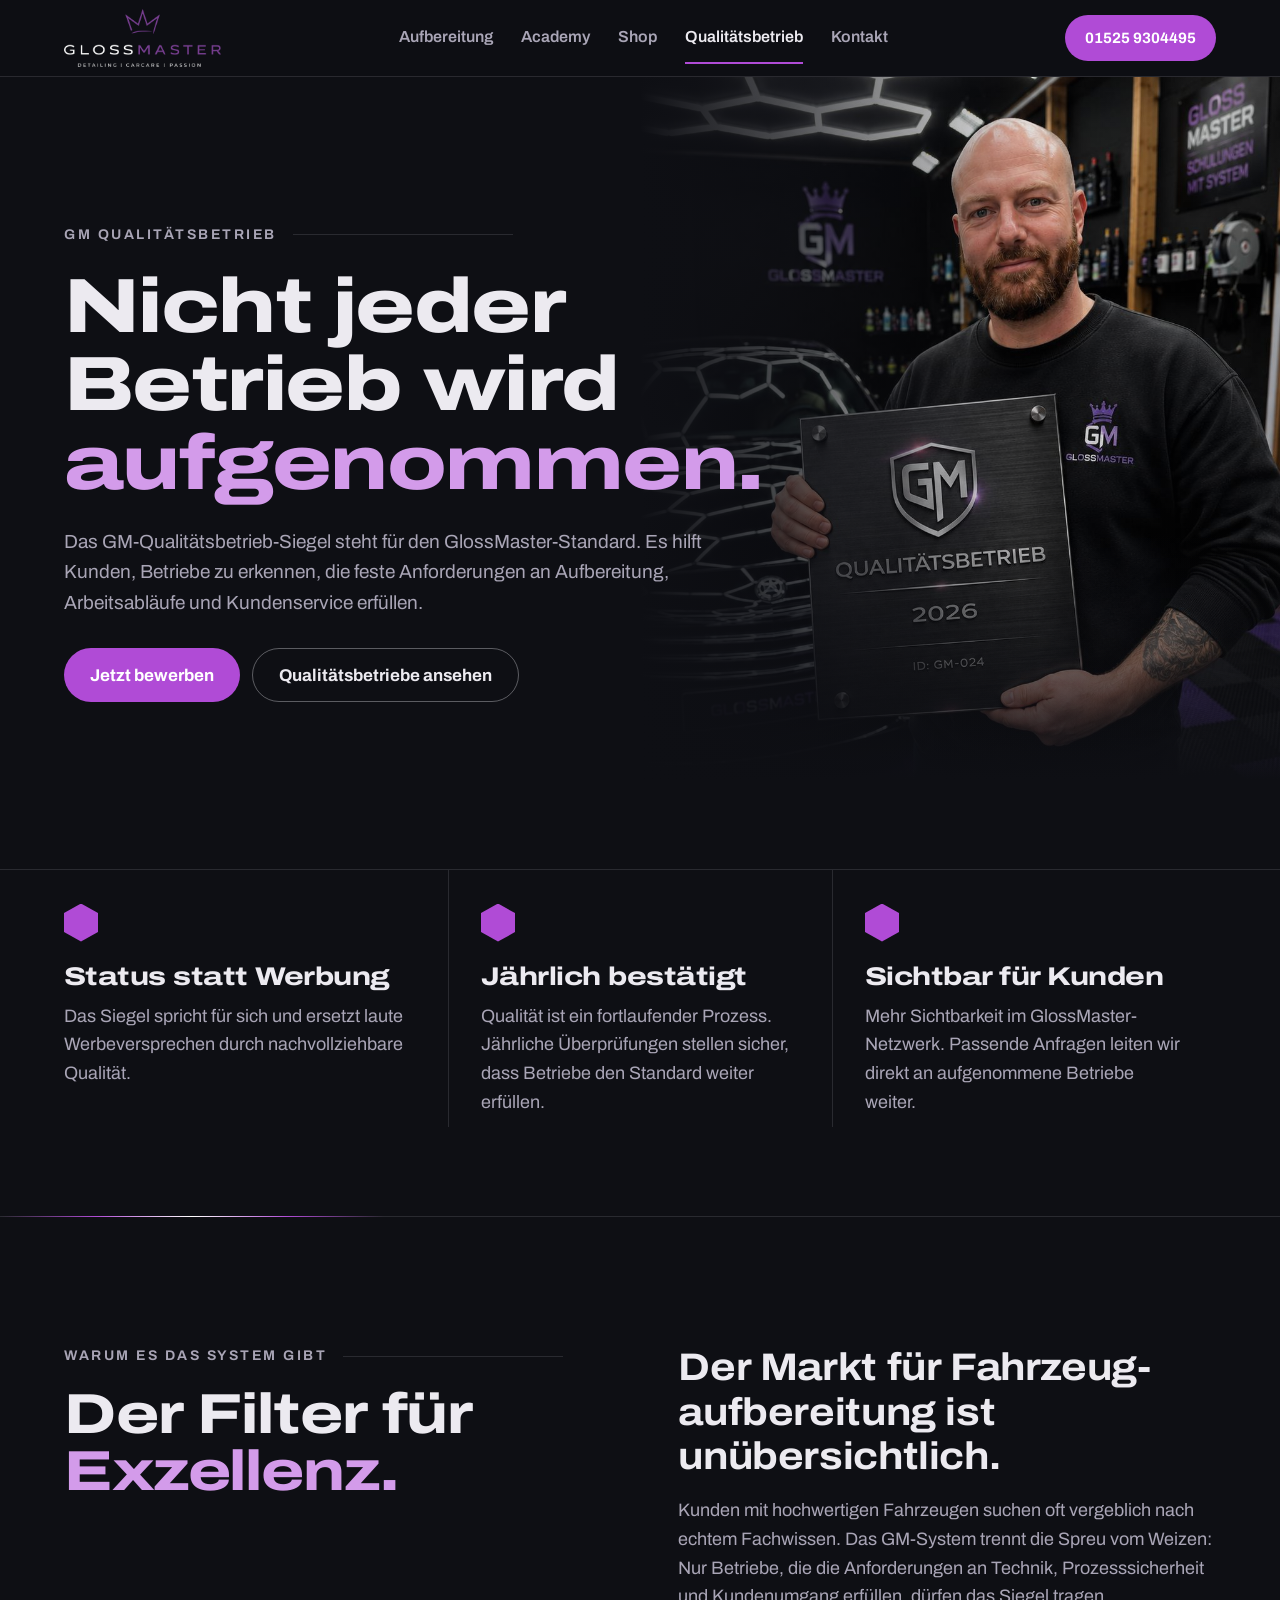
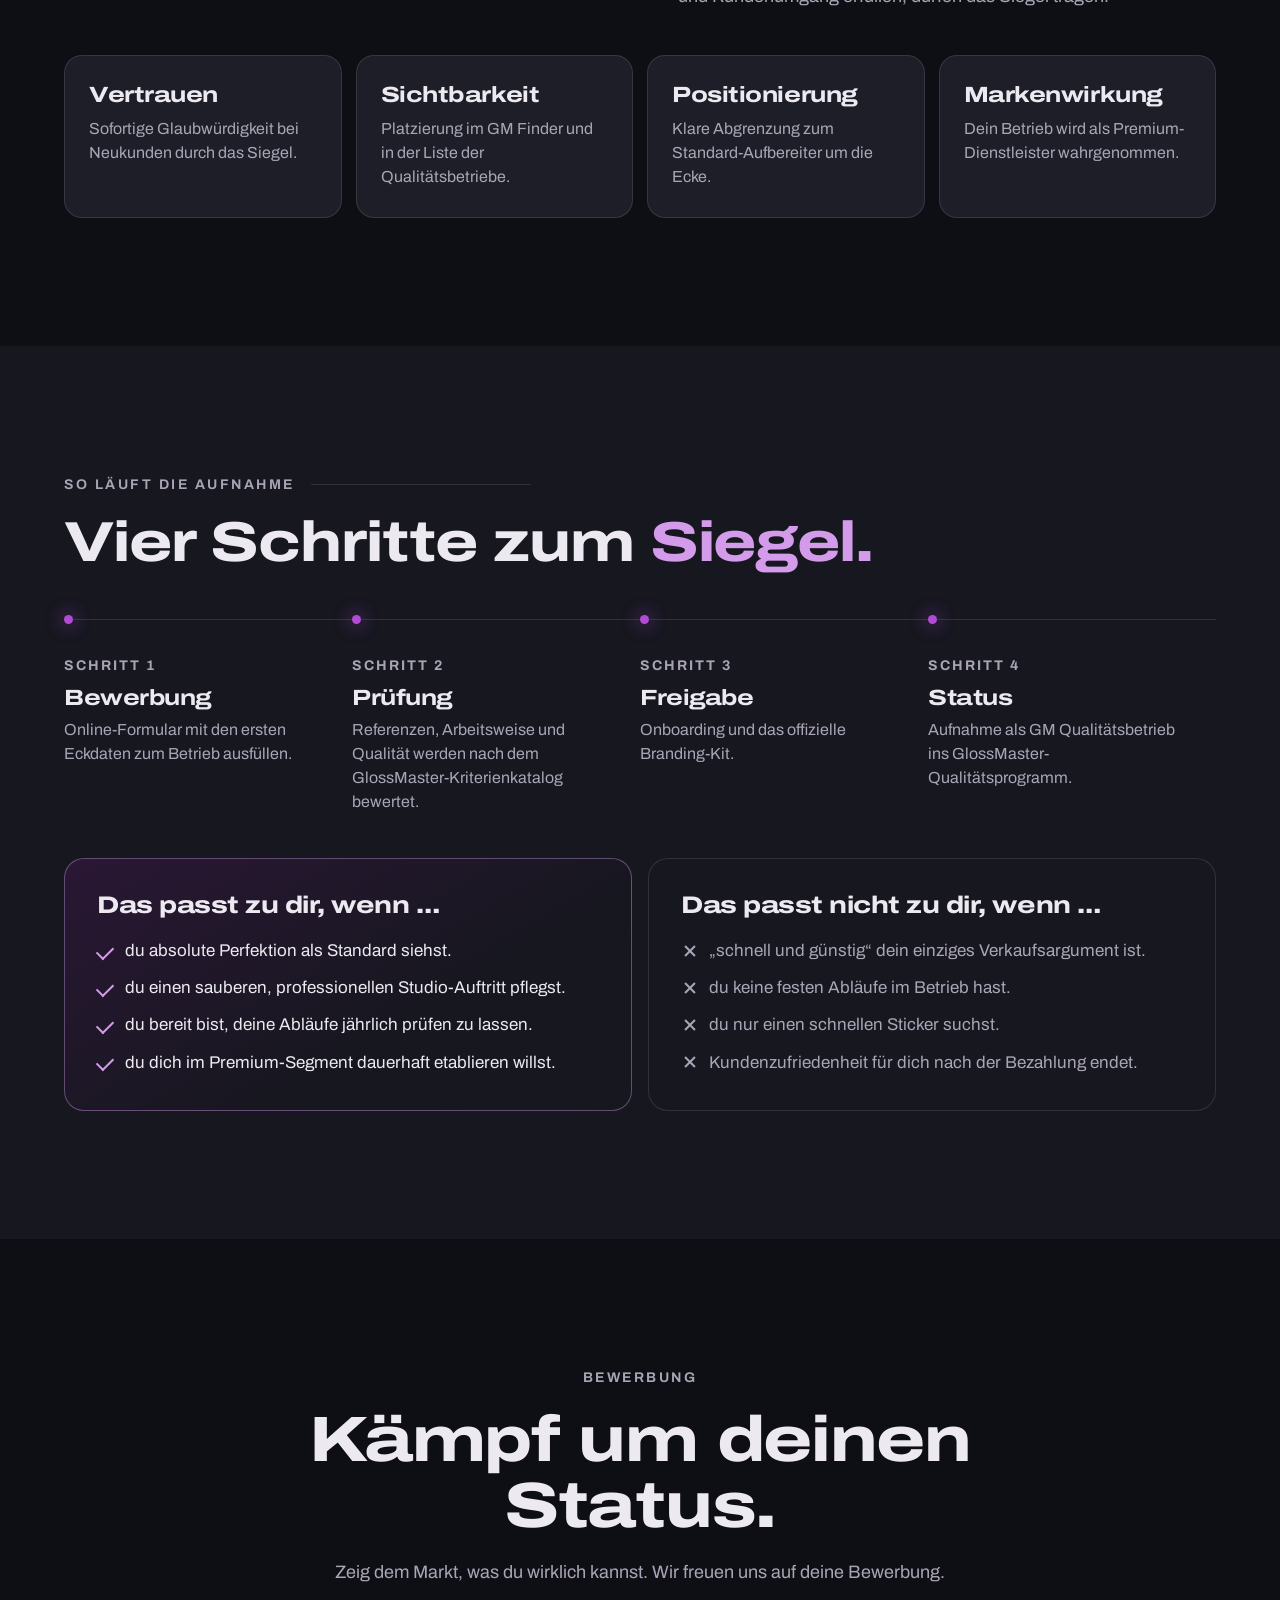
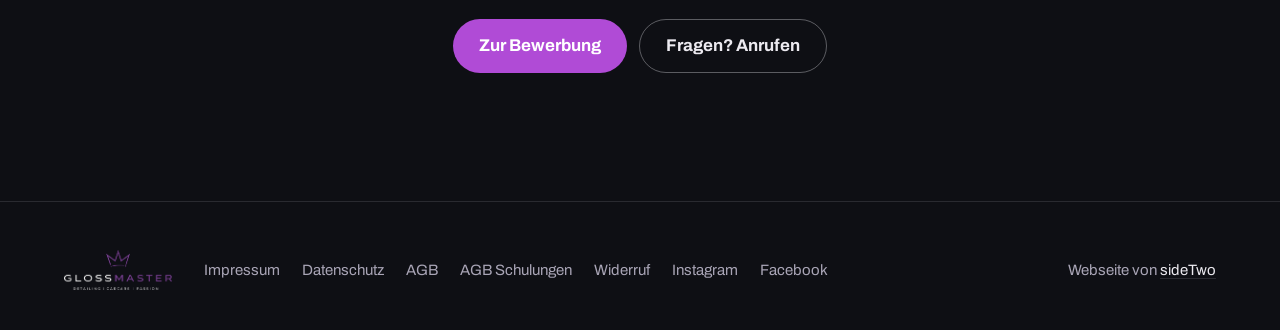
<file: a-streiflicht/qualitaetsbetrieb/index.html>
<!DOCTYPE html>
<html lang="de">
<head>
<meta charset="utf-8" />
<meta name="viewport" content="width=device-width, initial-scale=1" />
<meta name="robots" content="noindex, nofollow" />
<title>GM Qualitätsbetrieb – das Siegel für Fahrzeugaufbereiter | GlossMaster</title>
<meta name="description" content="Das GM-Qualitätsbetrieb-Siegel zeigt Kunden, welche Aufbereiter nach dem GlossMaster-Standard arbeiten. Jährlich geprüft – so läuft die Aufnahme." />
<!-- Entwurf A „Streiflicht“ – GM Qualitätsbetrieb. Inhalte von glossmaster.de/qualitaetsbetrieb (Stand 2026-11-23).
     Die Betriebsliste auf glossmaster.de/partner enthält Mustereinträge (doppelt) – hier bewusst nur verlinkt. -->
<link rel="preload" href="../../assets/schrift/archivo-latin-wdth-wght.woff2" as="font" type="font/woff2" crossorigin />
<link rel="stylesheet" href="../stil.css" />
<style>
  .saeulen { display: grid; grid-template-columns: repeat(3, minmax(0, 1fr)); gap: 0; border-top: 1px solid var(--linie); }
  .saeulen article { padding: 34px 32px 10px 0; }
  .saeulen article + article { padding-left: 32px; border-left: 1px solid var(--linie); }
  .saeulen h3 { font-size: clamp(24px, 2vw, 32px); font-weight: 760; margin-bottom: 12px; }
  .saeulen p { color: var(--gedimmt); }
  .saeulen .marke { display: block; width: 34px; height: 38px; margin-bottom: 22px; background: var(--violett); clip-path: polygon(50% 0, 100% 25%, 100% 75%, 50% 100%, 0 75%, 0 25%); }

  .warum { display: grid; grid-template-columns: 1fr 1fr; gap: clamp(28px, 6vw, 110px); align-items: start; }
  .warum .gross { font-size: clamp(30px, 3vw, 50px); font-weight: 700; font-stretch: 112%; line-height: 1.15; letter-spacing: -.01em; }
  .warum p + p { margin-top: 18px; }

  .nutzen { display: grid; grid-template-columns: repeat(4, minmax(0, 1fr)); gap: 14px; margin-top: 44px; }
  .nutzen article { background: var(--flaeche-2); border: 1px solid var(--linie); border-radius: 18px; padding: 28px 24px; }
  .nutzen h3 { font-size: 22px; font-weight: 740; margin-bottom: 10px; }
  .nutzen p { font-size: 16px; color: var(--gedimmt); line-height: 1.5; }

  .passt { display: grid; grid-template-columns: 1fr 1fr; gap: 16px; margin-top: 44px; }
  .passt > div { border-radius: 20px; padding: 34px 32px; }
  .passt .ja { background: linear-gradient(150deg, #2a1734, var(--flaeche) 65%); border: 1px solid rgba(211,155,234,.4); }
  .passt .nein { background: var(--flaeche); border: 1px solid var(--linie); }
  .passt h3 { font-size: 24px; font-weight: 760; margin-bottom: 20px; }
  .passt ul { font-size: 17px; }

  .bewerben { text-align: center; }
  .bewerben h2 { font-size: clamp(36px, 5vw, 88px); max-width: 16ch; margin: 18px auto 20px; }
  .bewerben .lead { margin: 0 auto 32px; }
  .bewerben .knoepfe { justify-content: center; }
  .bewerben .eyebrow { justify-content: center; }
  .bewerben .eyebrow::after { display: none; }

  @media (max-width: 1080px) { .nutzen { grid-template-columns: repeat(2, minmax(0, 1fr)); } }
  @media (max-width: 860px) {
    .saeulen, .warum, .passt { grid-template-columns: minmax(0, 1fr); }
    .saeulen article, .saeulen article + article { padding: 28px 0 10px; border-left: none; border-bottom: 1px solid var(--linie); }
    .passt > div { padding: 26px 22px; }
  }
  @media (max-width: 560px) { .nutzen { grid-template-columns: minmax(0, 1fr); } }
</style>
</head>
<body>

<header class="kopf">
  <div class="huelle">
    <a class="logo" href="../" aria-label="GlossMaster – zur Startseite"><img src="../../assets/bilder/logo.png" alt="GlossMaster – Detailing, Carcare, Passion" width="900" height="332" /></a>
    <nav class="haupt" aria-label="Hauptmenü">
      <a href="../preisliste/">Aufbereitung</a>
      <a href="../academy/">Academy</a>
      <a href="../shop/">Shop</a>
      <a href="../qualitaetsbetrieb/" aria-current="page">Qualitätsbetrieb</a>
      <a href="../kontakt/">Kontakt</a>
    </nav>
    <a class="knopf voll" href="tel:+4915259304495">01525 9304495</a>
    <button class="menue-knopf" type="button" aria-expanded="false" aria-controls="menue" aria-label="Men&uuml; &ouml;ffnen"><span></span><span></span></button>
  </div>
  <nav class="menue-zeile" id="menue" aria-label="Hauptmenü mobil">
    <a href="../preisliste/">Aufbereitung</a>
    <a href="../academy/">Academy</a>
    <a href="../shop/">Shop</a>
    <a href="../qualitaetsbetrieb/" aria-current="page">Qualitätsbetrieb</a>
    <a href="../kontakt/">Kontakt</a>
  </nav>
  <script>(function(){var k=document.querySelector('.kopf'),b=k.querySelector('.menue-knopf');function z(o){k.classList.toggle('offen',o);b.setAttribute('aria-expanded',o);b.setAttribute('aria-label',o?'Men\u00fc schlie\u00dfen':'Men\u00fc \u00f6ffnen')}b.addEventListener('click',function(){z(!k.classList.contains('offen'))});k.querySelectorAll('.menue-zeile a').forEach(function(a){a.addEventListener('click',function(){z(false)})});document.addEventListener('keydown',function(e){if(e.key==='Escape')z(false)})})();</script>
</header>

<main>
  <section class="seitenkopf mit-bild">
    <figure class="bild"><img src="../../assets/bilder/qualitaetsbetrieb.jpg" alt="Marcello Marino mit dem Schild GM Qualitätsbetrieb 2026" /></figure>
    <div class="huelle">
      <p class="eyebrow">GM Qualitätsbetrieb</p>
      <h1>Nicht jeder Betrieb wird <em>aufgenommen.</em></h1>
      <p class="lead">Das GM-Qualitätsbetrieb-Siegel steht für den GlossMaster-Standard. Es hilft Kunden, Betriebe zu erkennen, die feste Anforderungen an Aufbereitung, Arbeitsabläufe und Kundenservice erfüllen.</p>
      <div class="knoepfe" style="margin-top:30px">
        <a class="knopf voll" href="https://glossmaster.de/bewerbung/">Jetzt bewerben</a>
        <a class="knopf rand" href="https://glossmaster.de/partner/">Qualitätsbetriebe ansehen</a>
      </div>
    </div>
  </section>

  <section class="abschnitt eng" aria-label="Was das Siegel bedeutet">
    <div class="huelle saeulen">
      <article><span class="marke" aria-hidden="true"></span><h3>Status statt Werbung</h3><p>Das Siegel spricht für sich und ersetzt laute Werbeversprechen durch nachvollziehbare Qualität.</p></article>
      <article><span class="marke" aria-hidden="true"></span><h3>Jährlich bestätigt</h3><p>Qualität ist ein fortlaufender Prozess. Jährliche Überprüfungen stellen sicher, dass Betriebe den Standard weiter erfüllen.</p></article>
      <article><span class="marke" aria-hidden="true"></span><h3>Sichtbar für Kunden</h3><p>Mehr Sichtbarkeit im GlossMaster-Netzwerk. Passende Anfragen leiten wir direkt an aufgenommene Betriebe weiter.</p></article>
    </div>
  </section>

  <div class="lichtkante" aria-hidden="true"></div>

  <section class="abschnitt" aria-labelledby="t-warum">
    <div class="huelle">
      <div class="warum">
        <div>
          <p class="eyebrow">Warum es das System gibt</p>
          <h2 id="t-warum">Der Filter für <em>Exzellenz.</em></h2>
        </div>
        <div>
          <p class="gross">Der Markt für Fahrzeug&shy;aufbereitung ist unübersichtlich.</p>
          <p class="lead" style="margin-top:18px">Kunden mit hochwertigen Fahrzeugen suchen oft vergeblich nach echtem Fachwissen. Das GM-System trennt die Spreu vom Weizen: Nur Betriebe, die die Anforderungen an Technik, Prozesssicherheit und Kundenumgang erfüllen, dürfen das Siegel tragen.</p>
        </div>
      </div>
      <div class="nutzen">
        <article><h3>Vertrauen</h3><p>Sofortige Glaubwürdigkeit bei Neukunden durch das Siegel.</p></article>
        <article><h3>Sichtbarkeit</h3><p>Platzierung im GM Finder und in der Liste der Qualitätsbetriebe.</p></article>
        <article><h3>Positionierung</h3><p>Klare Abgrenzung zum Standard-Aufbereiter um die Ecke.</p></article>
        <article><h3>Markenwirkung</h3><p>Dein Betrieb wird als Premium-Dienstleister wahrgenommen.</p></article>
      </div>
    </div>
  </section>

  <section class="abschnitt hell" aria-labelledby="t-aufnahme">
    <div class="huelle">
      <p class="eyebrow">So läuft die Aufnahme</p>
      <h2 id="t-aufnahme" style="margin-bottom:48px">Vier Schritte zum <em>Siegel.</em></h2>
      <div class="schritte">
        <div class="schritt"><span class="nr">SCHRITT 1</span><h3>Bewerbung</h3><p>Online-Formular mit den ersten Eckdaten zum Betrieb ausfüllen.</p></div>
        <div class="schritt"><span class="nr">SCHRITT 2</span><h3>Prüfung</h3><p>Referenzen, Arbeitsweise und Qualität werden nach dem GlossMaster-Kriterienkatalog bewertet.</p></div>
        <div class="schritt"><span class="nr">SCHRITT 3</span><h3>Freigabe</h3><p>Onboarding und das offizielle Branding-Kit.</p></div>
        <div class="schritt"><span class="nr">SCHRITT 4</span><h3>Status</h3><p>Aufnahme als GM Qualitätsbetrieb ins GlossMaster-Qualitätsprogramm.</p></div>
      </div>

      <div class="passt">
        <div class="ja">
          <h3>Das passt zu dir, wenn …</h3>
          <ul class="haken">
            <li>du absolute Perfektion als Standard siehst.</li>
            <li>du einen sauberen, professionellen Studio-Auftritt pflegst.</li>
            <li>du bereit bist, deine Abläufe jährlich prüfen zu lassen.</li>
            <li>du dich im Premium-Segment dauerhaft etablieren willst.</li>
          </ul>
        </div>
        <div class="nein">
          <h3>Das passt nicht zu dir, wenn …</h3>
          <ul class="kreuz">
            <li>„schnell und günstig“ dein einziges Verkaufsargument ist.</li>
            <li>du keine festen Abläufe im Betrieb hast.</li>
            <li>du nur einen schnellen Sticker suchst.</li>
            <li>Kundenzufriedenheit für dich nach der Bezahlung endet.</li>
          </ul>
        </div>
      </div>
    </div>
  </section>

  <section class="abschnitt bewerben" aria-labelledby="t-bew">
    <div class="huelle">
      <p class="eyebrow">Bewerbung</p>
      <h2 id="t-bew" class="glanz">Kämpf um deinen Status.</h2>
      <p class="lead">Zeig dem Markt, was du wirklich kannst. Wir freuen uns auf deine Bewerbung.</p>
      <div class="knoepfe">
        <a class="knopf voll" href="https://glossmaster.de/bewerbung/">Zur Bewerbung</a>
        <a class="knopf rand" href="tel:+4915259304495">Fragen? Anrufen</a>
      </div>
    </div>
  </section>
</main>

<footer class="fuss">
  <div class="huelle">
    <img src="../../assets/bilder/logo.png" alt="GlossMaster" width="900" height="332" loading="lazy" />
    <nav aria-label="Rechtliches und Social Media">
      <a href="https://glossmaster.de/impressum/">Impressum</a>
      <a href="https://glossmaster.de/datenschutzerklaerung/">Datenschutz</a>
      <a href="https://glossmaster.de/our-terms/">AGB</a>
      <a href="https://glossmaster.de/agbs-fuer-schulungen/">AGB Schulungen</a>
      <a href="https://glossmaster.de/widerruf/">Widerruf</a>
      <a href="https://www.instagram.com/glossmaster_official">Instagram</a>
      <a href="https://www.facebook.com/glossmaster_official">Facebook</a>
    </nav>
    <span class="von">Webseite von <a href="https://sidetwo.de">sideTwo</a></span>
  </div>
</footer>

<div class="leiste" aria-label="Schnellkontakt">
  <a class="knopf voll" href="tel:+4915259304495">Anrufen</a>
  <a class="knopf rand" href="https://wa.me/4915259304495">WhatsApp</a>
</div>
</body>
</html>
</file>
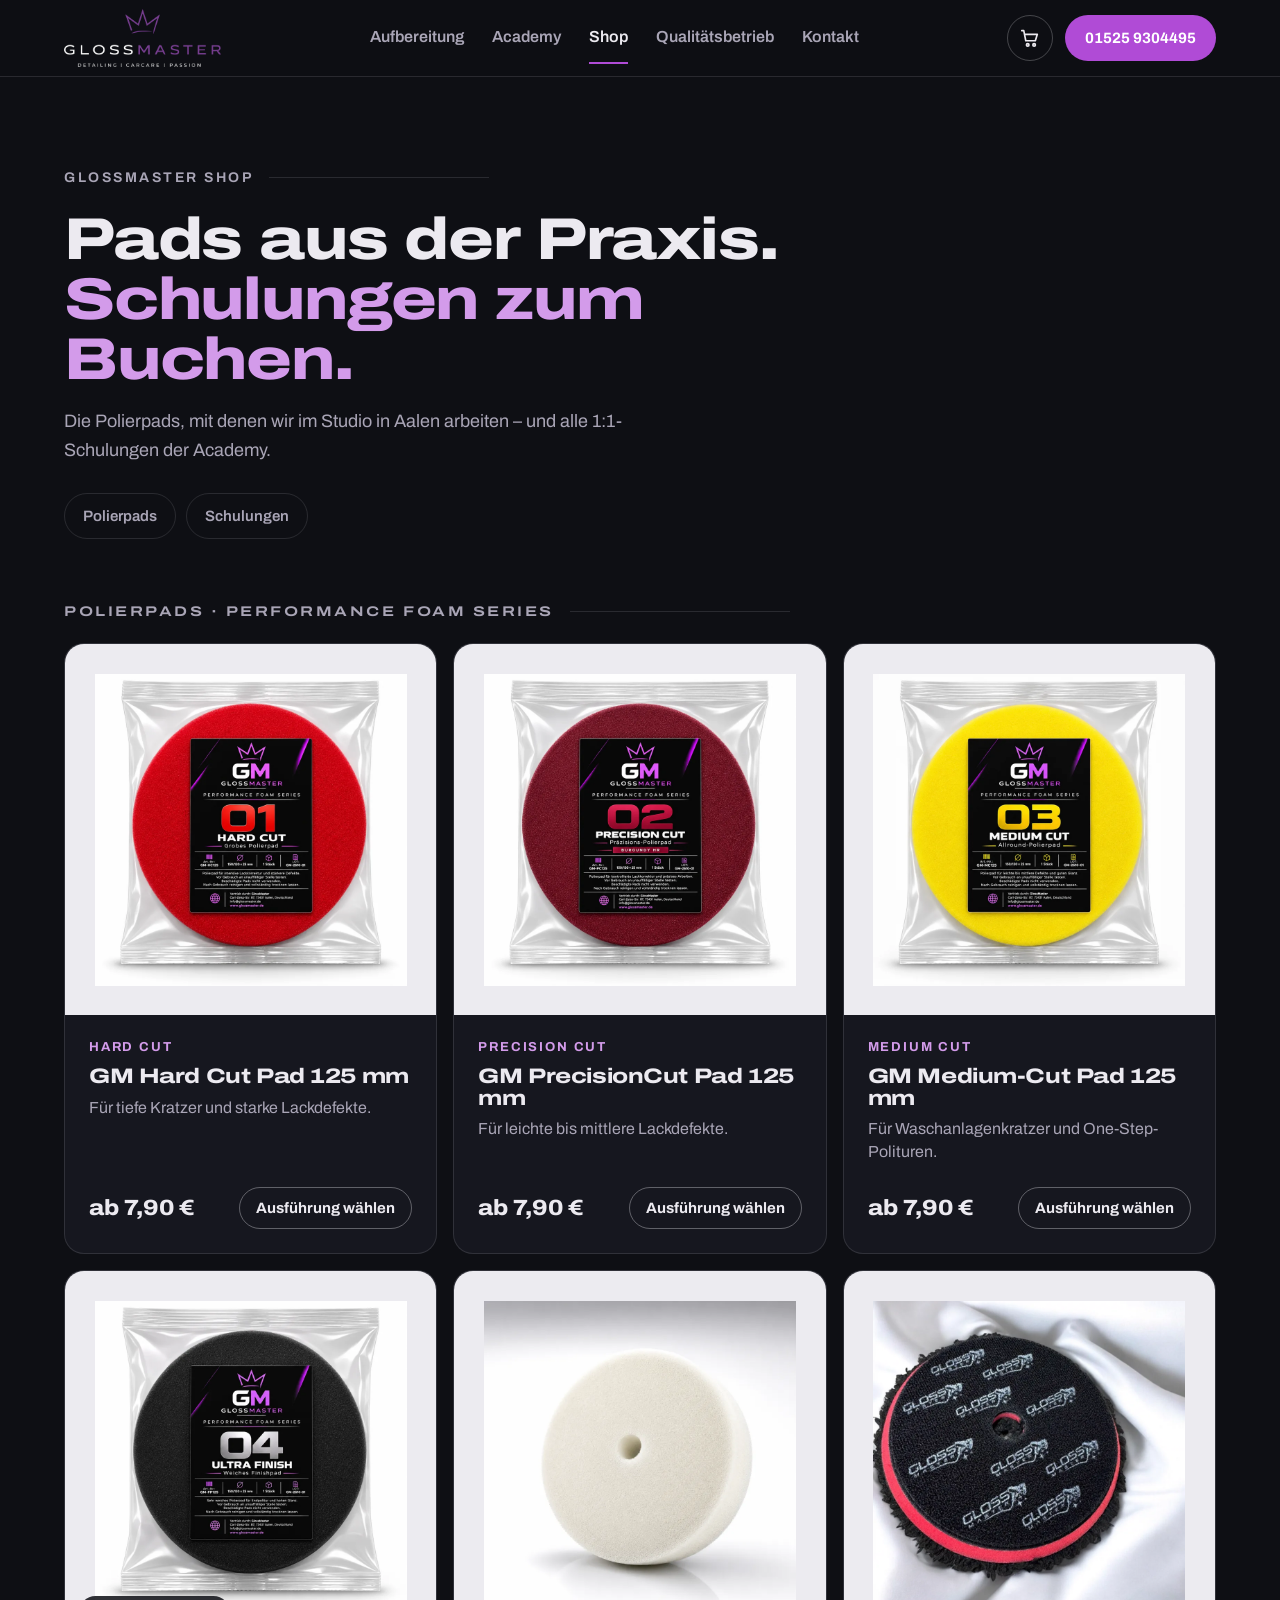
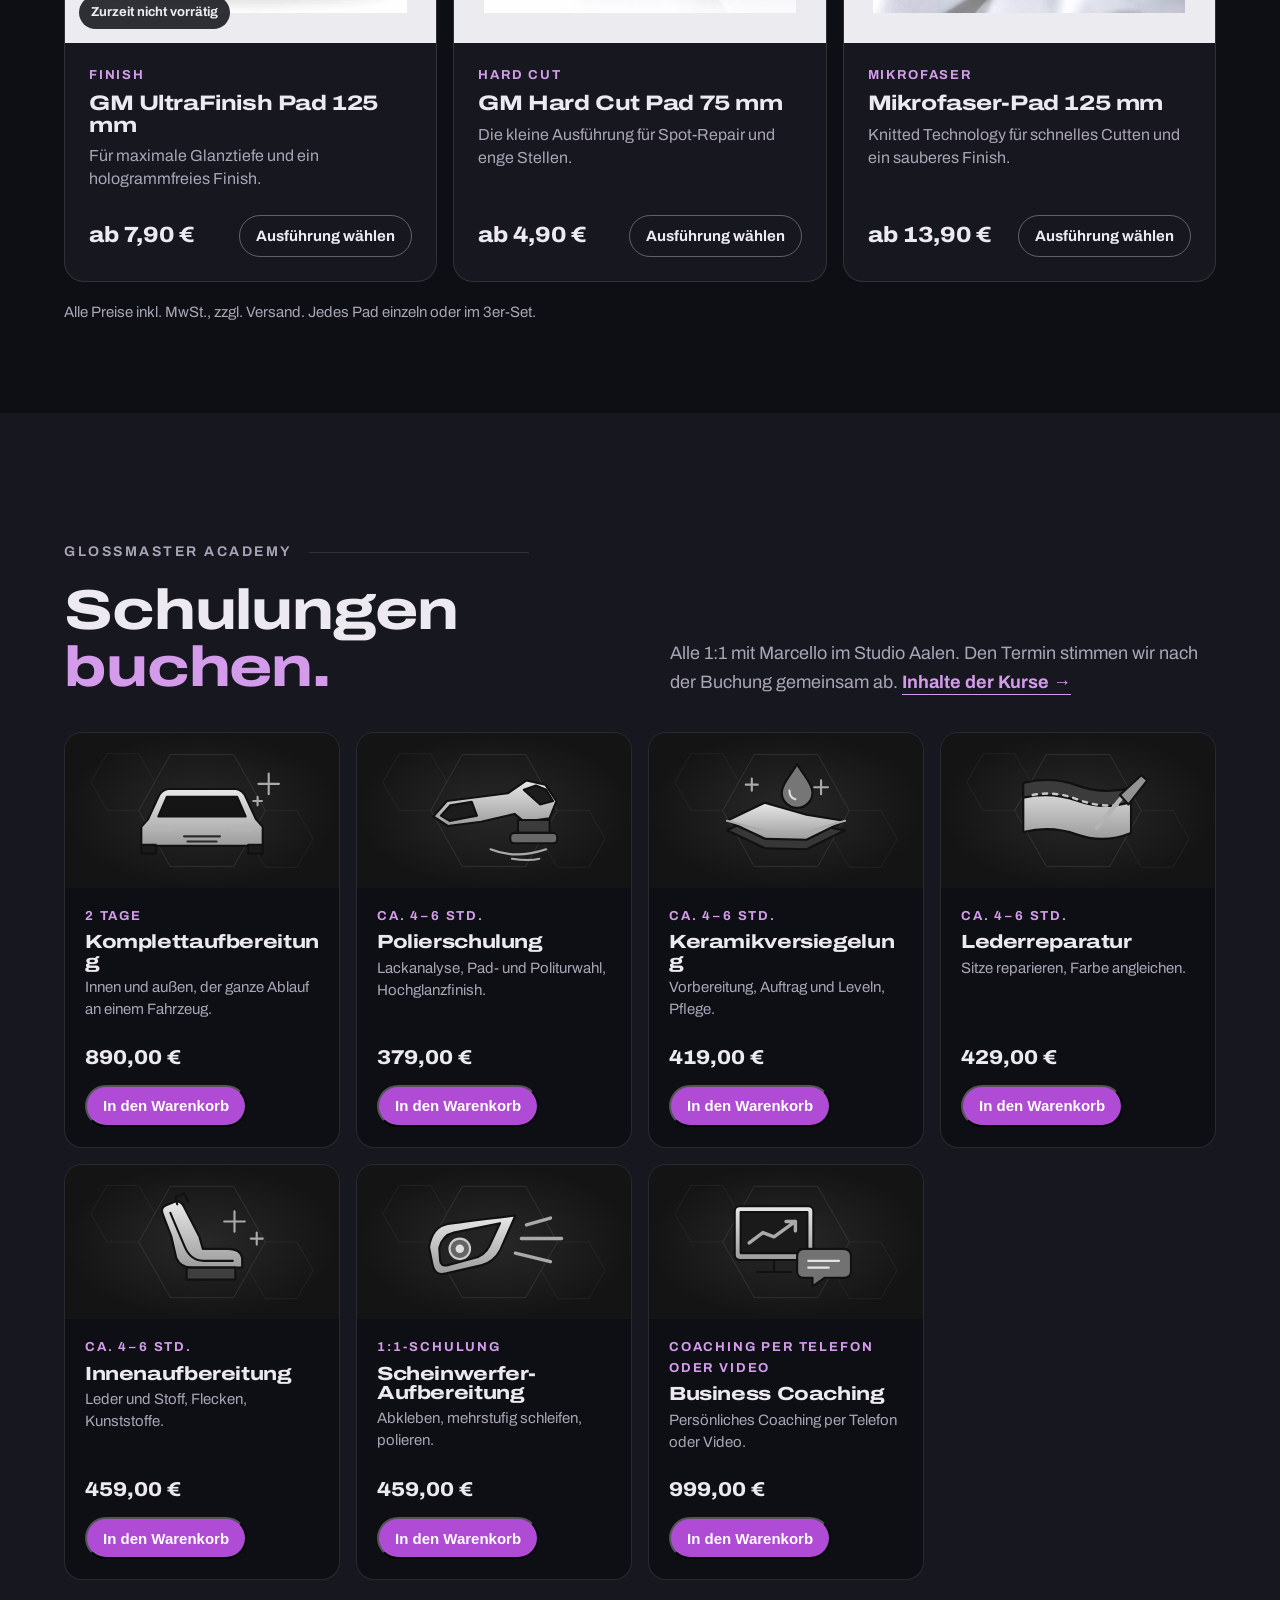
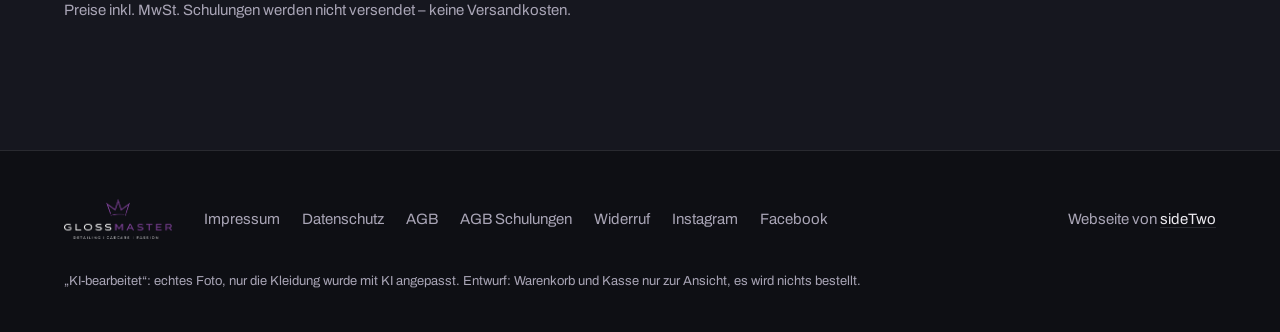
<file: a-streiflicht/shop/index.html>
<!DOCTYPE html>
<html lang="de">
<head>
<meta charset="utf-8" />
<meta name="viewport" content="width=device-width, initial-scale=1" />
<meta name="robots" content="noindex, nofollow" />
<title>Shop – Polierpads und Schulungen | GlossMaster Aalen</title>
<meta name="description" content="GlossMaster Polierpads (Hard Cut, PrecisionCut, Medium Cut, UltraFinish, Mikrofaser) und die 1:1-Schulungen der GlossMaster Academy." />
<!-- Entwurf A „Streiflicht“ – Shop-Übersicht (2026-11-26). Produkte und Preise von glossmaster.de/shop.
     In WordPress: Elementor-Vorlage „Produktarchiv“ mit den WooCommerce-Bausteinen; Daten kommen weiter aus WooCommerce. -->
<link rel="preload" href="../../assets/schrift/archivo-latin-wdth-wght.woff2" as="font" type="font/woff2" crossorigin />
<link rel="stylesheet" href="../stil.css" />
<link rel="stylesheet" href="shop.css?v=3" />
</head>
<body data-wurzel="../../" data-shop="./">

<header class="kopf">
  <div class="huelle">
    <a class="logo" href="../" aria-label="GlossMaster – zur Startseite"><img src="../../assets/bilder/logo.png" alt="GlossMaster – Detailing, Carcare, Passion" width="900" height="332" /></a>
    <nav class="haupt" aria-label="Hauptmenü">
      <a href="../preisliste/">Aufbereitung</a>
      <a href="../academy/">Academy</a>
      <a href="./" aria-current="page">Shop</a>
      <a href="../qualitaetsbetrieb/">Qualitätsbetrieb</a>
      <a href="../kontakt/">Kontakt</a>
    </nav>
    <div class="kopf-rechts">
      <a class="korb-link" href="warenkorb/" aria-label="Warenkorb"><svg viewBox="0 0 24 24" fill="none" stroke="currentColor" stroke-width="1.8" stroke-linecap="round" stroke-linejoin="round"><path d="M3 4h2.2l2.2 11h10.4L20 8H6.4"/><circle cx="9.5" cy="19.5" r="1.4"/><circle cx="16.5" cy="19.5" r="1.4"/></svg><span data-korb-zahl hidden>0</span></a>
      <a class="knopf voll" href="tel:+4915259304495">01525 9304495</a>
    </div>
    <button class="menue-knopf" type="button" aria-expanded="false" aria-controls="menue" aria-label="Men&uuml; &ouml;ffnen"><span></span><span></span></button>
  </div>
  <nav class="menue-zeile" id="menue" aria-label="Hauptmenü mobil">
    <a href="../preisliste/">Aufbereitung</a>
    <a href="../academy/">Academy</a>
    <a href="./" aria-current="page">Shop</a>
    <a href="../qualitaetsbetrieb/">Qualitätsbetrieb</a>
    <a href="../kontakt/">Kontakt</a>
  </nav>
  <script>(function(){var k=document.querySelector('.kopf'),b=k.querySelector('.menue-knopf');function z(o){k.classList.toggle('offen',o);b.setAttribute('aria-expanded',o);b.setAttribute('aria-label',o?'Men\u00fc schlie\u00dfen':'Men\u00fc \u00f6ffnen')}b.addEventListener('click',function(){z(!k.classList.contains('offen'))});k.querySelectorAll('.menue-zeile a').forEach(function(a){a.addEventListener('click',function(){z(false)})});document.addEventListener('keydown',function(e){if(e.key==='Escape')z(false)})})();</script>
</header>

<main>
  <section class="shopkopf">
    <div class="huelle">
      <p class="eyebrow">GlossMaster Shop</p>
      <h1>Pads aus der Praxis. <em>Schulungen zum Buchen.</em></h1>
      <p class="lead">Die Polierpads, mit denen wir im Studio in Aalen arbeiten – und alle 1:1-Schulungen der Academy.</p>
      <nav class="reiter" aria-label="Kategorien">
        <a href="#pads">Polierpads</a>
        <a href="#schulungen">Schulungen</a>
      </nav>
    </div>
  </section>

  <section class="abschnitt eng" id="pads" aria-labelledby="t-pads" style="padding-top:0">
    <div class="huelle">
      <h2 id="t-pads" class="eyebrow" style="font-size:14px;margin-bottom:24px">Polierpads · Performance Foam Series</h2>
      <div class="produkte" data-raster></div>
      <p class="shop-hinweis">Alle Preise inkl. MwSt., zzgl. Versand. Jedes Pad einzeln oder im 3er-Set.</p>
    </div>
  </section>

  <!-- Schulungen kaufbar wie die Pads (Bilal 2026-11-26), aber als kompakte Karten – nicht noch einmal die großen Kurskarten der Academy. -->
  <section class="abschnitt hell" id="schulungen" aria-labelledby="t-schulungen">
    <div class="huelle">
      <div class="kurse-kopf">
        <div>
          <p class="eyebrow">GlossMaster Academy</p>
          <h2 id="t-schulungen">Schulungen <em>buchen.</em></h2>
        </div>
        <p class="lead">Alle 1:1 mit Marcello im Studio Aalen. Den Termin stimmen wir nach der Buchung gemeinsam ab. <a class="pfeil" href="../academy/">Inhalte der Kurse</a></p>
      </div>
      <div class="kurs-karten" data-kurse></div>
      <p class="shop-hinweis">Preise inkl. MwSt. Schulungen werden nicht versendet – keine Versandkosten.</p>
    </div>
  </section>
</main>

<footer class="fuss">
  <div class="huelle">
    <img src="../../assets/bilder/logo.png" alt="GlossMaster" width="900" height="332" loading="lazy" />
    <nav aria-label="Rechtliches und Social Media">
      <a href="https://glossmaster.de/impressum/">Impressum</a>
      <a href="https://glossmaster.de/datenschutzerklaerung/">Datenschutz</a>
      <a href="https://glossmaster.de/our-terms/">AGB</a>
      <a href="https://glossmaster.de/agbs-fuer-schulungen/">AGB Schulungen</a>
      <a href="https://glossmaster.de/widerruf/">Widerruf</a>
      <a href="https://www.instagram.com/glossmaster_official">Instagram</a>
      <a href="https://www.facebook.com/glossmaster_official">Facebook</a>
    </nav>
    <span class="von">Webseite von <a href="https://sidetwo.de">sideTwo</a></span>
    <p class="ki-hinweis">„KI-bearbeitet“: echtes Foto, nur die Kleidung wurde mit KI angepasst. Entwurf: Warenkorb und Kasse nur zur Ansicht, es wird nichts bestellt.</p>
  </div>
</footer>

<div class="leiste" aria-label="Schnellkontakt">
  <a class="knopf voll" href="tel:+4915259304495">Anrufen</a>
  <a class="knopf rand" href="https://wa.me/4915259304495">WhatsApp</a>
</div>
<script src="produkte.js?v=2"></script>
<script src="shop.js?v=4"></script>
</body>
</html>
</file>
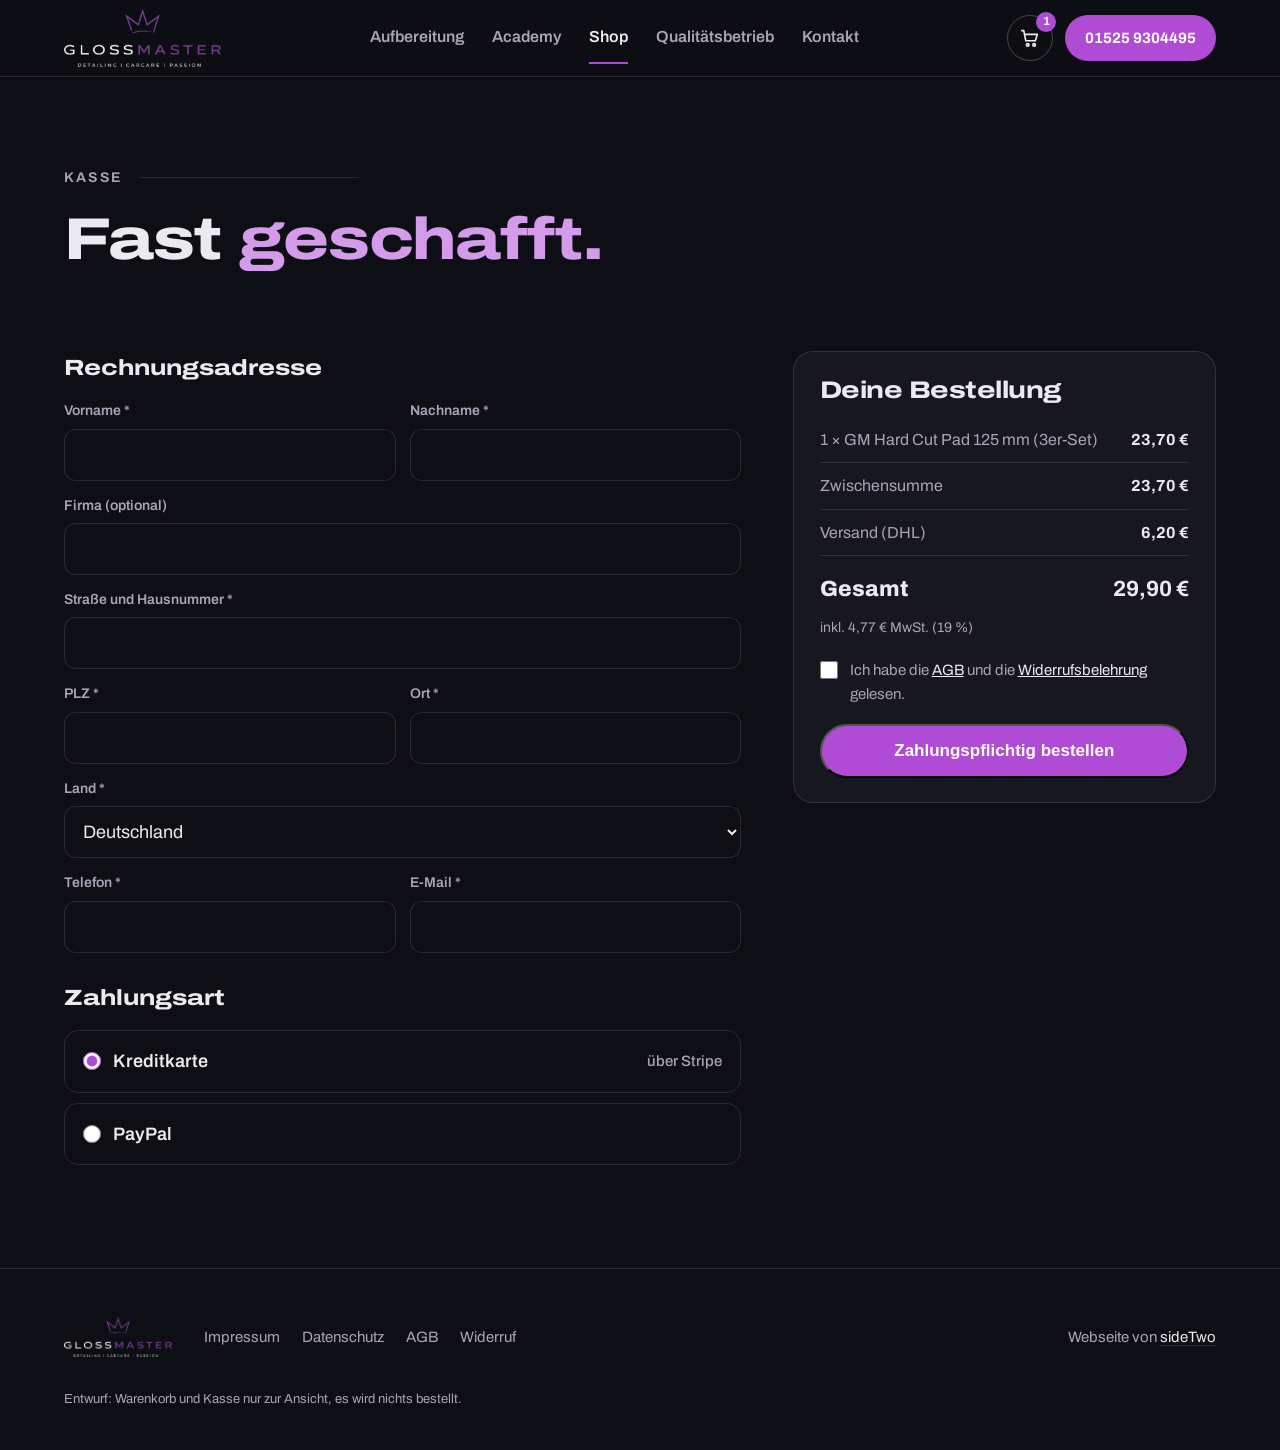
<file: a-streiflicht/shop/kasse/index.html>
<!DOCTYPE html>
<html lang="de">
<head>
<meta charset="utf-8" />
<meta name="viewport" content="width=device-width, initial-scale=1" />
<meta name="robots" content="noindex, nofollow" />
<title>Kasse | GlossMaster Shop</title>
<!-- Entwurf – Kasse, nur Aussehen. Das Formular sendet nichts. In WordPress bleibt das die WooCommerce-Kasse mit den echten
     Feldern und Zahlarten (Stripe, PayPal); sie bekommt nur dieses Aussehen per CSS. -->
<link rel="preload" href="../../../assets/schrift/archivo-latin-wdth-wght.woff2" as="font" type="font/woff2" crossorigin />
<link rel="stylesheet" href="../../stil.css" />
<link rel="stylesheet" href="../shop.css" />
</head>
<body data-wurzel="../../../" data-shop="../">

<header class="kopf">
  <div class="huelle">
    <a class="logo" href="../../" aria-label="GlossMaster – zur Startseite"><img src="../../../assets/bilder/logo.png" alt="GlossMaster – Detailing, Carcare, Passion" width="900" height="332" /></a>
    <nav class="haupt" aria-label="Hauptmenü">
      <a href="../../preisliste/">Aufbereitung</a>
      <a href="../../academy/">Academy</a>
      <a href="../" aria-current="page">Shop</a>
      <a href="../../qualitaetsbetrieb/">Qualitätsbetrieb</a>
      <a href="../../kontakt/">Kontakt</a>
    </nav>
    <div class="kopf-rechts">
      <a class="korb-link" href="../warenkorb/" aria-label="Warenkorb"><svg viewBox="0 0 24 24" fill="none" stroke="currentColor" stroke-width="1.8" stroke-linecap="round" stroke-linejoin="round"><path d="M3 4h2.2l2.2 11h10.4L20 8H6.4"/><circle cx="9.5" cy="19.5" r="1.4"/><circle cx="16.5" cy="19.5" r="1.4"/></svg><span data-korb-zahl hidden>0</span></a>
      <a class="knopf voll" href="tel:+4915259304495">01525 9304495</a>
    </div>
    <button class="menue-knopf" type="button" aria-expanded="false" aria-controls="menue" aria-label="Men&uuml; &ouml;ffnen"><span></span><span></span></button>
  </div>
  <nav class="menue-zeile" id="menue" aria-label="Hauptmenü mobil">
    <a href="../../preisliste/">Aufbereitung</a>
    <a href="../../academy/">Academy</a>
    <a href="../" aria-current="page">Shop</a>
    <a href="../../qualitaetsbetrieb/">Qualitätsbetrieb</a>
    <a href="../../kontakt/">Kontakt</a>
  </nav>
  <script>(function(){var k=document.querySelector('.kopf'),b=k.querySelector('.menue-knopf');function z(o){k.classList.toggle('offen',o);b.setAttribute('aria-expanded',o);b.setAttribute('aria-label',o?'Men\u00fc schlie\u00dfen':'Men\u00fc \u00f6ffnen')}b.addEventListener('click',function(){z(!k.classList.contains('offen'))});k.querySelectorAll('.menue-zeile a').forEach(function(a){a.addEventListener('click',function(){z(false)})});document.addEventListener('keydown',function(e){if(e.key==='Escape')z(false)})})();</script>
</header>

<main>
  <section class="huelle">
    <div class="shopkopf" style="padding-bottom:0">
      <p class="eyebrow">Kasse</p>
      <h1 style="max-width:none">Fast <em>geschafft.</em></h1>
    </div>
    <form class="korb-raster" data-kasse novalidate>
      <div class="kasse-form">
        <fieldset>
          <legend>Rechnungsadresse</legend>
          <div class="feld"><label for="vn">Vorname *</label><input id="vn" autocomplete="off" /></div>
          <div class="feld"><label for="nn">Nachname *</label><input id="nn" autocomplete="off" /></div>
          <div class="feld ganz"><label for="fi">Firma (optional)</label><input id="fi" autocomplete="off" /></div>
          <div class="feld ganz"><label for="st">Straße und Hausnummer *</label><input id="st" autocomplete="off" /></div>
          <div class="feld"><label for="plz">PLZ *</label><input id="plz" autocomplete="off" inputmode="numeric" /></div>
          <div class="feld"><label for="ort">Ort *</label><input id="ort" autocomplete="off" /></div>
          <div class="feld ganz"><label for="land">Land *</label><select id="land"><option>Deutschland</option><option>Österreich</option><option>Schweiz</option></select></div>
          <div class="feld"><label for="tel">Telefon *</label><input id="tel" autocomplete="off" inputmode="tel" /></div>
          <div class="feld"><label for="mail">E-Mail *</label><input id="mail" autocomplete="off" inputmode="email" /></div>
        </fieldset>
        <fieldset style="display:block">
          <legend>Zahlungsart</legend>
          <div class="zahlung">
            <label><input type="radio" name="zahlung" checked /> Kreditkarte <small>über Stripe</small></label>
            <label><input type="radio" name="zahlung" /> PayPal</label>
          </div>
        </fieldset>
      </div>
      <aside class="box" aria-label="Deine Bestellung">
        <h2>Deine Bestellung</h2>
        <div data-kasse-uebersicht></div>
        <label class="zustimmung" style="margin-bottom:18px"><input type="checkbox" /> <span>Ich habe die <a href="https://glossmaster.de/our-terms/">AGB</a> und die <a href="https://glossmaster.de/widerruf/">Widerrufsbelehrung</a> gelesen.</span></label>
        <button class="knopf voll" type="submit">Zahlungspflichtig bestellen</button>
        <p class="entwurf-hinweis" data-kasse-hinweis hidden style="margin-top:14px">Entwurf: Hier wird nichts bestellt. In der fertigen Seite ist das die echte WooCommerce-Kasse in diesem Design.</p>
      </aside>
    </form>
  </section>
</main>

<footer class="fuss">
  <div class="huelle">
    <img src="../../../assets/bilder/logo.png" alt="GlossMaster" width="900" height="332" loading="lazy" />
    <nav aria-label="Rechtliches">
      <a href="https://glossmaster.de/impressum/">Impressum</a>
      <a href="https://glossmaster.de/datenschutzerklaerung/">Datenschutz</a>
      <a href="https://glossmaster.de/our-terms/">AGB</a>
      <a href="https://glossmaster.de/widerruf/">Widerruf</a>
    </nav>
    <span class="von">Webseite von <a href="https://sidetwo.de">sideTwo</a></span>
    <p class="ki-hinweis">Entwurf: Warenkorb und Kasse nur zur Ansicht, es wird nichts bestellt.</p>
  </div>
</footer>
<script src="../produkte.js?v=2"></script>
<script src="../shop.js"></script>
</body>
</html>
</file>
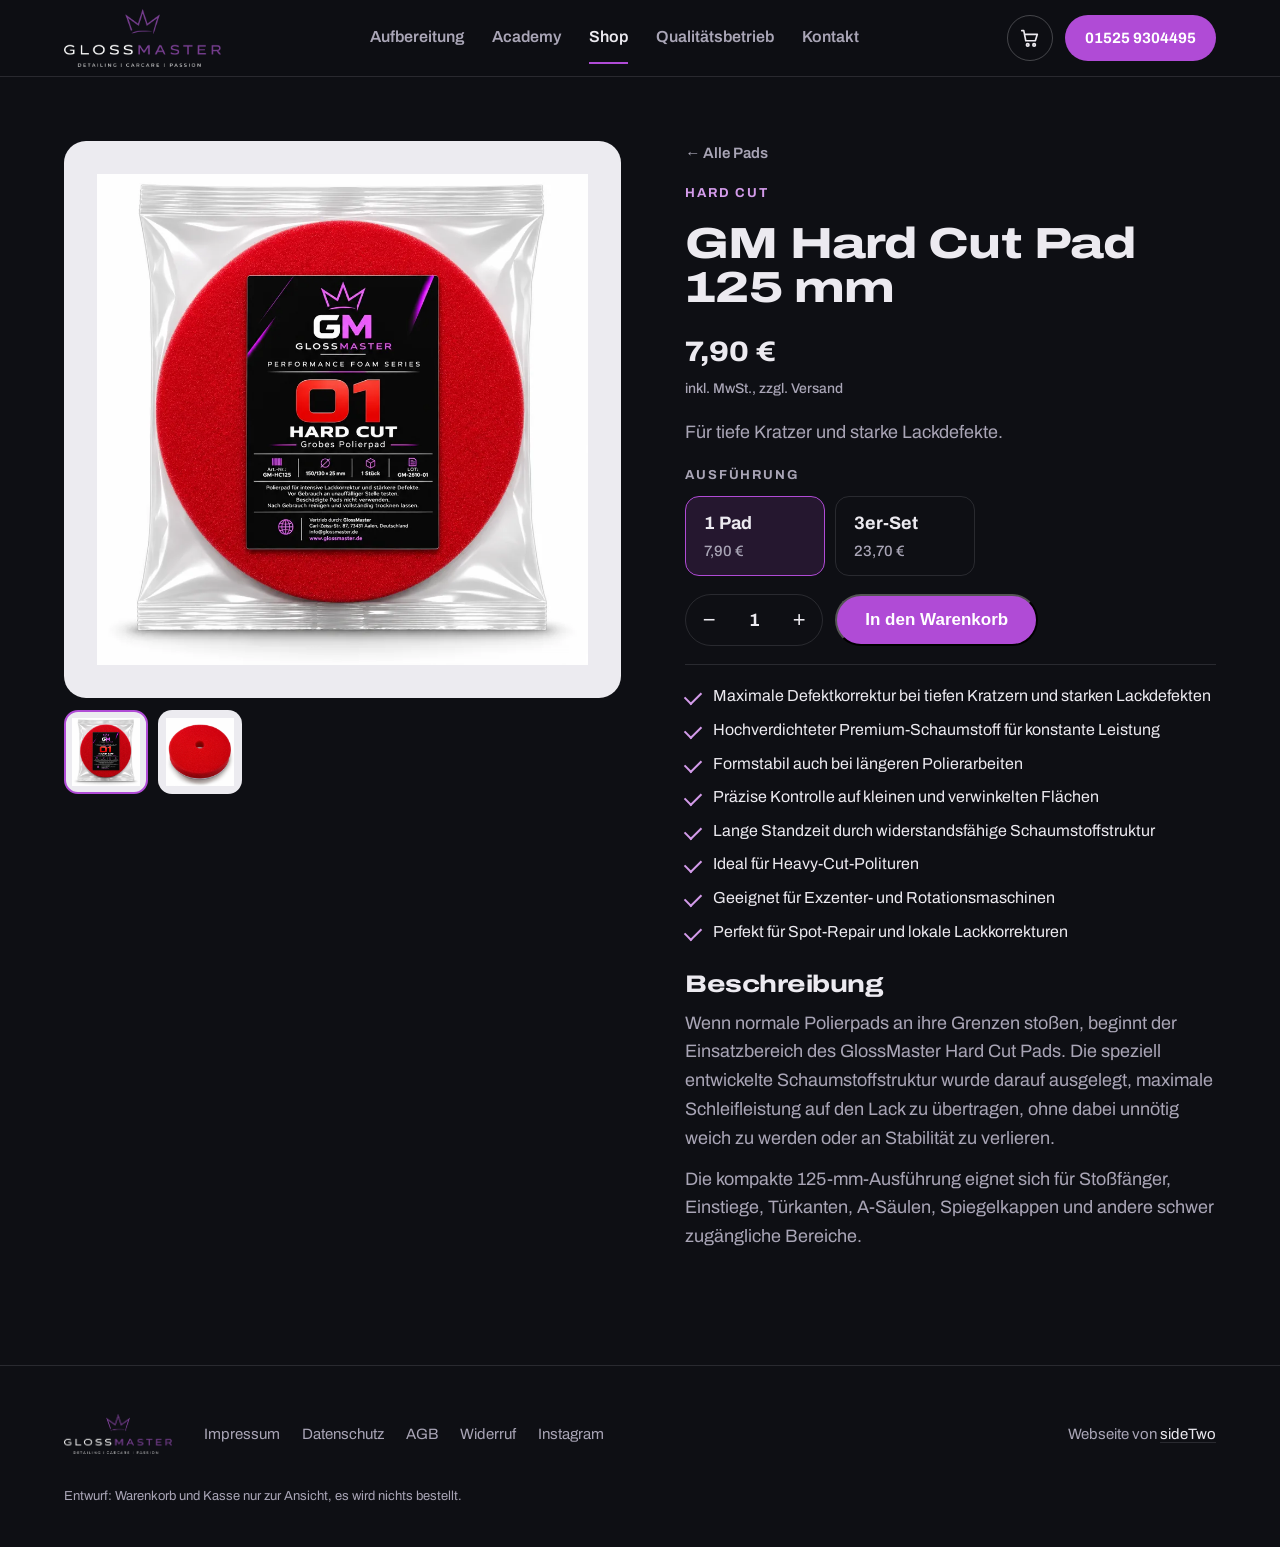
<file: a-streiflicht/shop/produkt/index.html>
<!DOCTYPE html>
<html lang="de">
<head>
<meta charset="utf-8" />
<meta name="viewport" content="width=device-width, initial-scale=1" />
<meta name="robots" content="noindex, nofollow" />
<title>Produkt | GlossMaster Shop</title>
<!-- Entwurf – Produktseite (eine Vorlage für alle Pads, ?p=…). In WordPress: Elementor-Vorlage „Einzelprodukt“ mit den
     WooCommerce-Bausteinen Galerie, Preis, Varianten, „In den Warenkorb“ – Funktion bleibt WooCommerce. -->
<link rel="preload" href="../../../assets/schrift/archivo-latin-wdth-wght.woff2" as="font" type="font/woff2" crossorigin />
<link rel="stylesheet" href="../../stil.css" />
<link rel="stylesheet" href="../shop.css" />
</head>
<body data-wurzel="../../../" data-shop="../">

<header class="kopf">
  <div class="huelle">
    <a class="logo" href="../../" aria-label="GlossMaster – zur Startseite"><img src="../../../assets/bilder/logo.png" alt="GlossMaster – Detailing, Carcare, Passion" width="900" height="332" /></a>
    <nav class="haupt" aria-label="Hauptmenü">
      <a href="../../preisliste/">Aufbereitung</a>
      <a href="../../academy/">Academy</a>
      <a href="../" aria-current="page">Shop</a>
      <a href="../../qualitaetsbetrieb/">Qualitätsbetrieb</a>
      <a href="../../kontakt/">Kontakt</a>
    </nav>
    <div class="kopf-rechts">
      <a class="korb-link" href="../warenkorb/" aria-label="Warenkorb"><svg viewBox="0 0 24 24" fill="none" stroke="currentColor" stroke-width="1.8" stroke-linecap="round" stroke-linejoin="round"><path d="M3 4h2.2l2.2 11h10.4L20 8H6.4"/><circle cx="9.5" cy="19.5" r="1.4"/><circle cx="16.5" cy="19.5" r="1.4"/></svg><span data-korb-zahl hidden>0</span></a>
      <a class="knopf voll" href="tel:+4915259304495">01525 9304495</a>
    </div>
    <button class="menue-knopf" type="button" aria-expanded="false" aria-controls="menue" aria-label="Men&uuml; &ouml;ffnen"><span></span><span></span></button>
  </div>
  <nav class="menue-zeile" id="menue" aria-label="Hauptmenü mobil">
    <a href="../../preisliste/">Aufbereitung</a>
    <a href="../../academy/">Academy</a>
    <a href="../" aria-current="page">Shop</a>
    <a href="../../qualitaetsbetrieb/">Qualitätsbetrieb</a>
    <a href="../../kontakt/">Kontakt</a>
  </nav>
  <script>(function(){var k=document.querySelector('.kopf'),b=k.querySelector('.menue-knopf');function z(o){k.classList.toggle('offen',o);b.setAttribute('aria-expanded',o);b.setAttribute('aria-label',o?'Men\u00fc schlie\u00dfen':'Men\u00fc \u00f6ffnen')}b.addEventListener('click',function(){z(!k.classList.contains('offen'))});k.querySelectorAll('.menue-zeile a').forEach(function(a){a.addEventListener('click',function(){z(false)})});document.addEventListener('keydown',function(e){if(e.key==='Escape')z(false)})})();</script>
</header>

<main>
  <div class="huelle produktseite" data-produkt></div>
</main>

<footer class="fuss">
  <div class="huelle">
    <img src="../../../assets/bilder/logo.png" alt="GlossMaster" width="900" height="332" loading="lazy" />
    <nav aria-label="Rechtliches und Social Media">
      <a href="https://glossmaster.de/impressum/">Impressum</a>
      <a href="https://glossmaster.de/datenschutzerklaerung/">Datenschutz</a>
      <a href="https://glossmaster.de/our-terms/">AGB</a>
      <a href="https://glossmaster.de/widerruf/">Widerruf</a>
      <a href="https://www.instagram.com/glossmaster_official">Instagram</a>
    </nav>
    <span class="von">Webseite von <a href="https://sidetwo.de">sideTwo</a></span>
    <p class="ki-hinweis">Entwurf: Warenkorb und Kasse nur zur Ansicht, es wird nichts bestellt.</p>
  </div>
</footer>

<div class="leiste" aria-label="Schnellkontakt">
  <a class="knopf voll" href="tel:+4915259304495">Anrufen</a>
  <a class="knopf rand" href="https://wa.me/4915259304495">WhatsApp</a>
</div>
<script src="../produkte.js?v=2"></script>
<script src="../shop.js"></script>
</body>
</html>
</file>
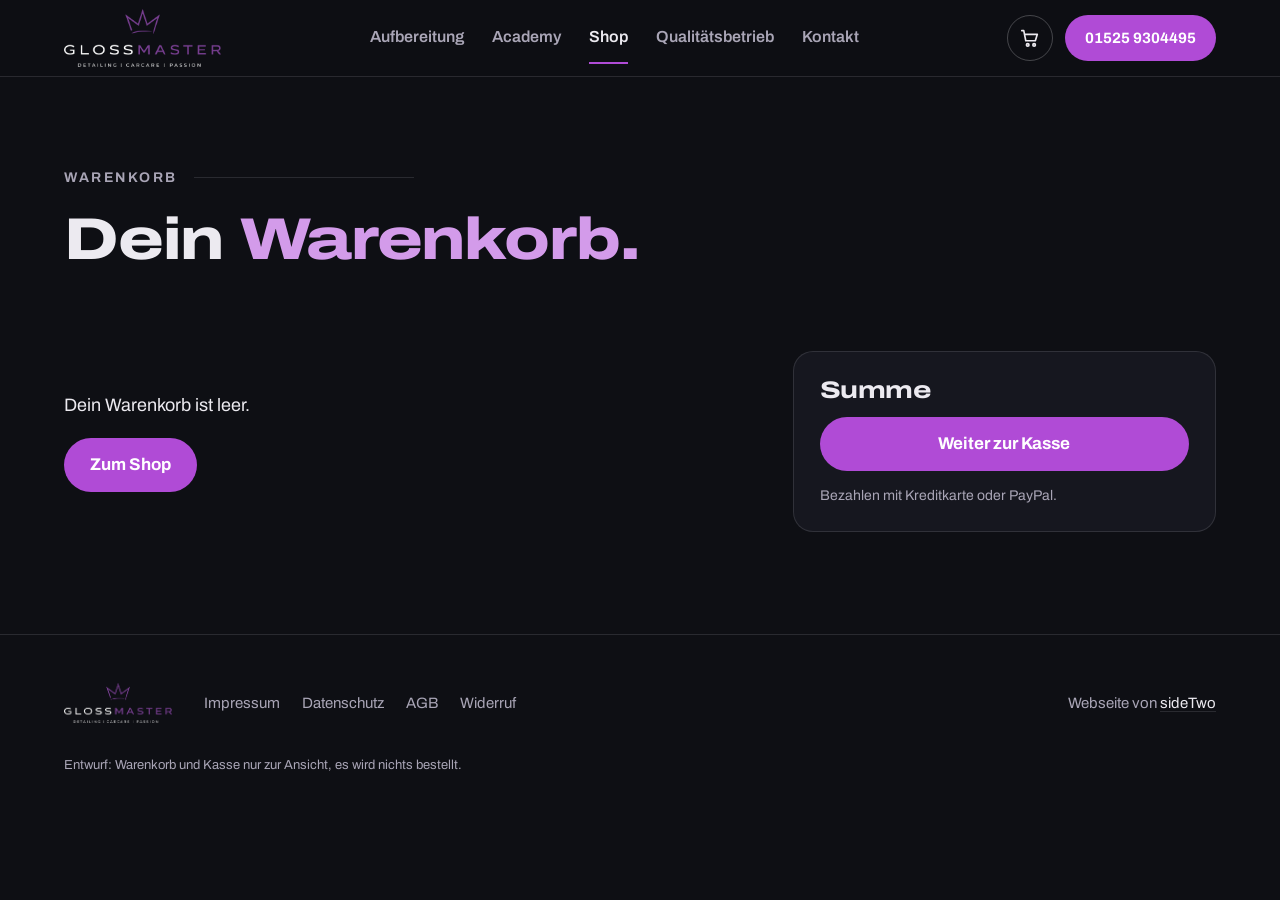
<file: a-streiflicht/shop/warenkorb/index.html>
<!DOCTYPE html>
<html lang="de">
<head>
<meta charset="utf-8" />
<meta name="viewport" content="width=device-width, initial-scale=1" />
<meta name="robots" content="noindex, nofollow" />
<title>Warenkorb | GlossMaster Shop</title>
<!-- Entwurf – Warenkorb. In WordPress bleibt das die WooCommerce-Seite „Warenkorb“; sie bekommt nur dieses Aussehen per CSS. -->
<link rel="preload" href="../../../assets/schrift/archivo-latin-wdth-wght.woff2" as="font" type="font/woff2" crossorigin />
<link rel="stylesheet" href="../../stil.css" />
<link rel="stylesheet" href="../shop.css" />
</head>
<body data-wurzel="../../../" data-shop="../">

<header class="kopf">
  <div class="huelle">
    <a class="logo" href="../../" aria-label="GlossMaster – zur Startseite"><img src="../../../assets/bilder/logo.png" alt="GlossMaster – Detailing, Carcare, Passion" width="900" height="332" /></a>
    <nav class="haupt" aria-label="Hauptmenü">
      <a href="../../preisliste/">Aufbereitung</a>
      <a href="../../academy/">Academy</a>
      <a href="../" aria-current="page">Shop</a>
      <a href="../../qualitaetsbetrieb/">Qualitätsbetrieb</a>
      <a href="../../kontakt/">Kontakt</a>
    </nav>
    <div class="kopf-rechts">
      <a class="korb-link" href="./" aria-label="Warenkorb" aria-current="page"><svg viewBox="0 0 24 24" fill="none" stroke="currentColor" stroke-width="1.8" stroke-linecap="round" stroke-linejoin="round"><path d="M3 4h2.2l2.2 11h10.4L20 8H6.4"/><circle cx="9.5" cy="19.5" r="1.4"/><circle cx="16.5" cy="19.5" r="1.4"/></svg><span data-korb-zahl hidden>0</span></a>
      <a class="knopf voll" href="tel:+4915259304495">01525 9304495</a>
    </div>
    <button class="menue-knopf" type="button" aria-expanded="false" aria-controls="menue" aria-label="Men&uuml; &ouml;ffnen"><span></span><span></span></button>
  </div>
  <nav class="menue-zeile" id="menue" aria-label="Hauptmenü mobil">
    <a href="../../preisliste/">Aufbereitung</a>
    <a href="../../academy/">Academy</a>
    <a href="../" aria-current="page">Shop</a>
    <a href="../../qualitaetsbetrieb/">Qualitätsbetrieb</a>
    <a href="../../kontakt/">Kontakt</a>
  </nav>
  <script>(function(){var k=document.querySelector('.kopf'),b=k.querySelector('.menue-knopf');function z(o){k.classList.toggle('offen',o);b.setAttribute('aria-expanded',o);b.setAttribute('aria-label',o?'Men\u00fc schlie\u00dfen':'Men\u00fc \u00f6ffnen')}b.addEventListener('click',function(){z(!k.classList.contains('offen'))});k.querySelectorAll('.menue-zeile a').forEach(function(a){a.addEventListener('click',function(){z(false)})});document.addEventListener('keydown',function(e){if(e.key==='Escape')z(false)})})();</script>
</header>

<main>
  <section class="huelle">
    <div class="shopkopf" style="padding-bottom:0">
      <p class="eyebrow">Warenkorb</p>
      <h1 style="max-width:none">Dein <em>Warenkorb.</em></h1>
    </div>
    <div class="korb-raster">
      <div data-warenkorb></div>
      <aside class="box" aria-label="Summe">
        <h2>Summe</h2>
        <div data-korb-summen></div>
        <a class="knopf voll" href="../kasse/" data-zur-kasse>Weiter zur Kasse</a>
        <p class="mwst" style="margin:14px 0 0">Bezahlen mit Kreditkarte oder PayPal.</p>
      </aside>
    </div>
  </section>
</main>

<footer class="fuss">
  <div class="huelle">
    <img src="../../../assets/bilder/logo.png" alt="GlossMaster" width="900" height="332" loading="lazy" />
    <nav aria-label="Rechtliches">
      <a href="https://glossmaster.de/impressum/">Impressum</a>
      <a href="https://glossmaster.de/datenschutzerklaerung/">Datenschutz</a>
      <a href="https://glossmaster.de/our-terms/">AGB</a>
      <a href="https://glossmaster.de/widerruf/">Widerruf</a>
    </nav>
    <span class="von">Webseite von <a href="https://sidetwo.de">sideTwo</a></span>
    <p class="ki-hinweis">Entwurf: Warenkorb und Kasse nur zur Ansicht, es wird nichts bestellt.</p>
  </div>
</footer>

<div class="leiste" aria-label="Schnellkontakt">
  <a class="knopf voll" href="tel:+4915259304495">Anrufen</a>
  <a class="knopf rand" href="https://wa.me/4915259304495">WhatsApp</a>
</div>
<script src="../produkte.js?v=2"></script>
<script src="../shop.js"></script>
</body>
</html>
</file>
<file: a-streiflicht/stil.css>
/* GlossMaster – Entwurf A „Streiflicht“ (sideTwo, 2026-11-23)
   Ein Stylesheet für alle Seiten. Leitidee: Prüflampe – Lackfehler sieht man nur im schrägen Licht.
   Signature: Streiflicht (wandernde Lichtkante) über Hero, Bildern, Überschriften und Trennlinien. */

@font-face {
  font-family: "Archivo";
  src: url("../assets/schrift/archivo-latin-wdth-wght.woff2") format("woff2");
  font-weight: 100 900;
  font-stretch: 62% 125%;
  font-display: swap;
}

:root {
  --grund:   #0e0f14;
  --flaeche: #16171f;
  --flaeche-2: #1d1e28;
  --text:    #eceaf0;
  --gedimmt: #a9a5b6;
  --violett: #b04bd6;
  --violett-hell: #d39bea;
  --linie:   rgba(236, 234, 240, .12);
  --rand:    clamp(20px, 5vw, 72px);
  --breite:  1520px;
  --kopf:    76px;
}

* { box-sizing: border-box; margin: 0; padding: 0; }
html { scroll-behavior: smooth; scroll-padding-top: calc(var(--kopf) + 16px); }
body {
  font-family: "Archivo", Arial, sans-serif;
  font-size: 18px; line-height: 1.6;
  color: var(--text); background: var(--grund);
  overflow-x: clip; -webkit-font-smoothing: antialiased;
}
img { display: block; max-width: 100%; }
a { color: inherit; }
:focus-visible { outline: 2px solid var(--violett-hell); outline-offset: 3px; }
.huelle { max-width: var(--breite); margin: 0 auto; padding: 0 var(--rand); }

/* ---------- Typo ---------- */
h1, h2, h3 { font-stretch: 125%; letter-spacing: -.02em; line-height: 1.02; overflow-wrap: break-word; hyphens: auto; }
h2 { font-size: clamp(34px, 4.4vw, 72px); font-weight: 760; margin: 18px 0 20px; }
h1 em, h2 em, h3 em { font-style: normal; color: var(--violett-hell); }
.lead { font-size: clamp(18px, 1.2vw, 21px); color: var(--gedimmt); max-width: 640px; }

.eyebrow {
  display: flex; align-items: center; gap: 16px;
  font-size: 14px; font-weight: 650; letter-spacing: .18em; text-transform: uppercase; color: var(--gedimmt);
}
.eyebrow::after { content: ""; flex: 1; max-width: 220px; height: 1px; background: var(--linie); }

/* Signature: Glanz, der durch Schrift wandert */
.glanz {
  background: linear-gradient(105deg, var(--text) 38%, #fff 46%, var(--violett-hell) 49%, var(--text) 56%) 0 0 / 260% 100%;
  -webkit-background-clip: text; background-clip: text; color: transparent;
  animation: glanz 7s cubic-bezier(.6,0,.3,1) infinite;
}
@keyframes glanz { 0% { background-position: 110% 0; } 60%, 100% { background-position: -10% 0; } }

/* Signature: Lichtkante als Trenner */
.lichtkante { position: relative; height: 1px; background: var(--linie); overflow: hidden; }
.lichtkante::before {
  content: ""; position: absolute; top: 0; bottom: 0; width: 30%;
  background: linear-gradient(90deg, transparent, var(--violett), #fff, var(--violett), transparent);
  animation: kante 7s ease-in-out infinite;
}
@keyframes kante { 0% { left: -30%; } 60%, 100% { left: 100%; } }

/* Signature: Streiflicht über Bildflächen */
.streif { position: relative; overflow: hidden; }
.streif::after {
  content: ""; position: absolute; inset: -20% -40%; pointer-events: none; z-index: 1;
  background: linear-gradient(105deg, transparent 45%, rgba(255,255,255,.04) 48%, rgba(255,255,255,.18) 50%, rgba(211,155,234,.08) 52%, transparent 55%);
  transform: translateX(-55%); mix-blend-mode: screen;
  animation: streif 9s cubic-bezier(.6,0,.3,1) 1.5s infinite;
}
@keyframes streif { 0% { transform: translateX(-55%); } 55%, 100% { transform: translateX(55%); } }

/* ---------- Knöpfe ---------- */
.knopf {
  display: inline-flex; align-items: center; justify-content: center; gap: 10px;
  min-height: 54px; padding: 0 26px; border-radius: 999px;
  font-weight: 700; font-size: 17px; text-decoration: none; white-space: nowrap;
  transition: transform .15s ease, background .15s ease, border-color .15s ease;
}
.knopf:hover { transform: translateY(-1px); }
.knopf.voll { background: var(--violett); color: #fff; }
.knopf.voll:hover { background: #c05ee4; }
.knopf.rand { border: 1.5px solid rgba(236,234,240,.35); color: var(--text); }
.knopf.rand:hover { border-color: var(--text); }
.knopf svg { width: 20px; height: 20px; }
.knoepfe { display: flex; flex-wrap: wrap; gap: 12px; align-items: center; }
.pfeil { font-weight: 700; text-decoration: none; color: var(--violett-hell); border-bottom: 1.5px solid currentColor; padding-bottom: 2px; }
.pfeil::after { content: " →"; }

/* ---------- Kopf ---------- */
.kopf { position: sticky; top: 0; z-index: 20; background: rgba(14,15,20,.88); backdrop-filter: blur(10px); border-bottom: 1px solid var(--linie); }
.kopf .huelle { display: flex; align-items: center; justify-content: space-between; gap: 24px; min-height: var(--kopf); }
.kopf .logo img { height: 58px; width: auto; }
.kopf .haupt { display: flex; gap: 28px; }
.kopf .haupt a { text-decoration: none; font-weight: 600; font-size: 16px; color: var(--gedimmt); padding: 12px 0; border-bottom: 2px solid transparent; }
.kopf .haupt a:hover { color: var(--text); }
.kopf .haupt a[aria-current="page"] { color: var(--text); border-bottom-color: var(--violett); }
.kopf .knopf { min-height: 46px; padding: 0 20px; font-size: 15px; }
.kopf .menue-zeile, .menue-knopf { display: none; }

/* ---------- Abschnitte ---------- */
.abschnitt { padding: clamp(80px, 10vw, 150px) 0; }
.abschnitt.eng { padding: clamp(56px, 7vw, 100px) 0; }
.hell { background: var(--flaeche); }

/* ---------- Seitenkopf der Unterseiten ---------- */
.seitenkopf { position: relative; overflow: hidden; padding: clamp(64px, 9vw, 140px) 0 clamp(48px, 6vw, 88px); }
.seitenkopf h1 { font-size: clamp(42px, 6vw, 112px); font-weight: 800; margin: 22px 0 24px; max-width: 14ch; }
.seitenkopf .lead { font-size: clamp(19px, 1.3vw, 23px); }
.seitenkopf.mit-bild { min-height: min(78vh, 820px); display: flex; align-items: flex-end; }
.seitenkopf .bild { position: absolute; top: 0; right: 0; bottom: 0; width: 50vw; }
.seitenkopf .bild img, .seitenkopf .bild video { width: 100%; height: 100%; object-fit: cover; display: block; }
.seitenkopf .bild::after {
  content: ""; position: absolute; inset: 0;
  background: linear-gradient(90deg, var(--grund) 0%, rgba(14,15,20,.75) 22%, rgba(14,15,20,.1) 60%), linear-gradient(0deg, var(--grund), rgba(14,15,20,0) 35%);
}
.seitenkopf .huelle { position: relative; z-index: 2; width: 100%; }

/* ---------- Listen mit Häkchen ---------- */
.haken { list-style: none; display: grid; gap: 10px; }
.haken li { position: relative; padding-left: 28px; }
.haken li::before { content: ""; position: absolute; left: 0; top: .5em; width: 14px; height: 8px; border-left: 2px solid var(--violett-hell); border-bottom: 2px solid var(--violett-hell); transform: rotate(-45deg); }
.kreuz { list-style: none; display: grid; gap: 10px; }
.kreuz li { position: relative; padding-left: 28px; color: var(--gedimmt); }
.kreuz li::before, .kreuz li::after { content: ""; position: absolute; left: 2px; top: .75em; width: 14px; height: 2px; background: var(--gedimmt); transform: rotate(45deg); }
.kreuz li::after { transform: rotate(-45deg); }

/* ---------- Schritte ---------- */
.schritte { display: grid; grid-template-columns: repeat(4, minmax(0, 1fr)); }
.schritt { padding: 30px 28px 0 0; border-top: 1px solid var(--linie); position: relative; }
.schritt::before { content: ""; position: absolute; top: -5px; left: 0; width: 9px; height: 9px; border-radius: 50%; background: var(--violett); box-shadow: 0 0 18px var(--violett); }
.schritt .nr { font-size: 14px; font-weight: 700; letter-spacing: .14em; color: var(--gedimmt); }
.schritt h3 { font-size: 22px; font-weight: 720; margin: 8px 0; }
.schritt p { font-size: 16px; color: var(--gedimmt); line-height: 1.5; }

/* ---------- FAQ ---------- */
.faq { border-top: 1px solid var(--linie); }
.faq details { border-bottom: 1px solid var(--linie); }
.faq summary {
  list-style: none; cursor: pointer; display: flex; justify-content: space-between; align-items: center; gap: 24px;
  padding: 26px 0; font-size: clamp(19px, 1.5vw, 24px); font-weight: 680; font-stretch: 112%;
}
.faq summary::-webkit-details-marker { display: none; }
.faq summary::after { content: "+"; font-size: 30px; font-weight: 400; color: var(--violett-hell); transition: transform .2s ease; }
.faq details[open] summary::after { transform: rotate(45deg); }
.faq details p { padding: 0 0 28px; color: var(--gedimmt); max-width: 760px; }

/* ---------- Schlussband (Kontakt-CTA auf jeder Seite) ---------- */
.schluss { position: relative; overflow: hidden; background: radial-gradient(ellipse 60% 120% at 85% 50%, rgba(176,75,214,.22), transparent 70%), var(--flaeche); }
.schluss .huelle { display: grid; grid-template-columns: 1.3fr 1fr; gap: clamp(28px, 5vw, 80px); align-items: end; }
.schluss .nummer { display: block; font-size: clamp(40px, 6.2vw, 116px); font-weight: 800; font-stretch: 112%; letter-spacing: -.02em; line-height: 1; text-decoration: none; margin: 18px 0 22px; white-space: nowrap; }
.schluss .nummer:hover { color: var(--violett-hell); }
.schluss dl { border-top: 1px solid var(--linie); }
.schluss dl div { display: grid; grid-template-columns: 120px 1fr; gap: 16px; padding: 16px 0; border-bottom: 1px solid var(--linie); }
.schluss dt { font-size: 13px; font-weight: 700; letter-spacing: .14em; text-transform: uppercase; color: var(--gedimmt); padding-top: 3px; }
.schluss dd a { text-decoration: none; border-bottom: 1px solid var(--linie); }

/* ---------- Fuß ---------- */
.fuss { padding: 48px 0 40px; border-top: 1px solid var(--linie); font-size: 15px; color: var(--gedimmt); }
.fuss .huelle { display: grid; grid-template-columns: auto 1fr auto; gap: 32px; align-items: center; }
.fuss img { height: 40px; width: auto; }
.fuss nav { display: flex; flex-wrap: wrap; gap: 8px 22px; }
.fuss a { text-decoration: none; }
.fuss a:hover { color: var(--text); }
.fuss .von a { color: var(--text); border-bottom: 1px solid var(--linie); }
.fuss .ki-hinweis { grid-column: 1 / -1; font-size: 13px; }
/* Kling-Clip über Standbild: unsichtbar, bis er läuft (video.js setzt .spielt am Elternelement) */
.ki-clip { position: absolute; inset: 0; width: 100%; height: 100%; object-fit: cover; opacity: 0; transition: opacity .8s ease; }
.spielt > .ki-clip { opacity: 1; }
.nur-bei-video { display: none !important; }
.spielt .nur-bei-video { display: inline-block !important; }
.spielt .nur-ohne-video { display: none !important; }
/* KI-Kennzeichnung am Bild (Entscheidung „Footer-Vermerk sideTwo und KI-Bilder kennzeichnen“) */
/* KI-Kennzeichnung: bleibt lesbar (Pflicht), aber dezent – kleine Schrift ohne Kasten, halbtransparent */
.ki-marke { position: absolute; top: 10px; right: 12px; z-index: 3; color: rgba(236,234,240,.6);
  font-size: 10px; font-weight: 600; letter-spacing: .06em; text-shadow: 0 1px 3px rgba(0,0,0,.7); pointer-events: none; }

/* ---------- Handy-Leiste ---------- */
.leiste { display: none; }

/* ======================================================
   Breakpoints (gelten für alle Seiten)
   ====================================================== */
@media (max-width: 1080px) {
  .schritte { grid-template-columns: repeat(2, minmax(0, 1fr)); row-gap: 36px; }
}
@media (max-width: 960px) {
  .kopf .haupt, .kopf .knopf { display: none; }
  /* Handy/Tablet: eine Zeile – Logo links, Menü-Knopf rechts; das Menü klappt darunter auf */
  .kopf .huelle { justify-content: flex-start; gap: 12px; }
  .kopf .logo { margin-right: auto; }
  .menue-knopf {
    display: inline-grid; place-items: center; width: 46px; height: 46px; padding: 0; border-radius: 50%;
    border: 1px solid var(--linie); background: transparent; color: var(--text); cursor: pointer;
  }
  .menue-knopf span { grid-area: 1 / 1; width: 20px; height: 2px; border-radius: 2px; background: currentColor; transition: transform .25s ease; }
  .menue-knopf span:first-child { transform: translateY(-4px); }
  .menue-knopf span:last-child { transform: translateY(4px); }
  .kopf.offen .menue-knopf { border-color: var(--violett); }
  .kopf.offen .menue-knopf span:first-child { transform: rotate(45deg); }
  .kopf.offen .menue-knopf span:last-child { transform: rotate(-45deg); }
  .kopf.offen .menue-zeile {
    display: flex; flex-direction: column; padding: 4px var(--rand) 18px; border-top: 1px solid var(--linie);
  }
  .menue-zeile a {
    display: flex; align-items: center; justify-content: space-between; min-height: 58px;
    border-bottom: 1px solid var(--linie); text-decoration: none; font-size: 20px; font-weight: 600; color: var(--text);
  }
  .menue-zeile a:last-child { border-bottom: 0; }
  .menue-zeile a::after { content: "→"; color: var(--gedimmt); font-weight: 400; }
  .menue-zeile a[aria-current="page"] { color: var(--violett-hell); }
  .menue-zeile a[aria-current="page"]::after { content: ""; width: 8px; height: 8px; border-radius: 50%; background: var(--violett); }
}
@media (max-width: 860px) {
  body { font-size: 17px; padding-bottom: 76px; }
  .kopf .logo img { height: 48px; }
  .schluss .huelle { grid-template-columns: 1fr; }
  .seitenkopf.mit-bild { min-height: 0; display: block; padding-top: 0; }
  .seitenkopf .bild { position: relative; width: 100%; height: 46vh; min-height: 280px; max-height: 460px; }
  .seitenkopf .bild::after { background: linear-gradient(0deg, var(--grund) 0%, rgba(14,15,20,.15) 55%); }
  .seitenkopf.mit-bild .huelle { margin-top: -90px; }
  .fuss .huelle { grid-template-columns: 1fr; }
  .leiste {
    display: grid; grid-template-columns: 1fr 1fr; gap: 8px;
    position: fixed; left: 0; right: 0; bottom: 0; z-index: 30;
    padding: 10px 12px calc(10px + env(safe-area-inset-bottom));
    background: rgba(14,15,20,.94); backdrop-filter: blur(10px); border-top: 1px solid var(--linie);
  }
  .leiste .knopf { min-height: 52px; padding: 0 12px; }
}
@media (max-width: 560px) {
  .schritte { grid-template-columns: minmax(0, 1fr); }
  .schluss dl div { grid-template-columns: 1fr; gap: 4px; }
  .knoepfe .knopf { width: 100%; }
  .schluss .nummer { font-size: 40px; white-space: normal; }
}
@media (prefers-reduced-motion: reduce) {
  .glanz, .lichtkante::before, .streif::after { animation: none; }
  .lichtkante::before, .streif::after { display: none; }
  html { scroll-behavior: auto; }
}
</file>
<file: a-streiflicht/shop/shop.css>
/* Shop-Entwurf – ergänzt stil.css. Gleiche Farben, Schriften und Knöpfe wie die übrige Seite.
   In WordPress wird daraus CSS für die WooCommerce-Bausteine (Produktliste, Produktseite, Warenkorb, Kasse). */

/* Warenkorb im Kopf */
.korb-link { position: relative; display: inline-grid; place-items: center; width: 46px; height: 46px; border-radius: 50%;
  border: 1.5px solid rgba(236,234,240,.25); color: var(--text); text-decoration: none; }
.korb-link svg { width: 22px; height: 22px; }
.korb-link [data-korb-zahl] { position: absolute; top: -4px; right: -4px; min-width: 20px; height: 20px; padding: 0 5px; border-radius: 999px;
  background: var(--violett); color: #fff; font-size: 12px; font-weight: 700; display: grid; place-items: center; }
.korb-link [data-korb-zahl][hidden] { display: none; }
.kopf-rechts { display: flex; align-items: center; gap: 12px; }
.knopf.klein { min-height: 42px; padding: 0 16px; font-size: 15px; }

.shopkopf { padding: clamp(48px, 7vw, 110px) 0 clamp(28px, 4vw, 48px); }
.shopkopf h1 { font-size: clamp(38px, 4.6vw, 84px); font-weight: 800; margin: 20px 0 18px; max-width: 16ch; }
.reiter { display: flex; flex-wrap: wrap; gap: 10px; margin-top: 28px; }
.reiter a { text-decoration: none; padding: 10px 18px; border-radius: 999px; border: 1.5px solid var(--linie); color: var(--gedimmt); font-weight: 600; font-size: 15px; }
.reiter a:hover { color: var(--text); border-color: var(--violett-hell); }

/* Produktkarten: Produktfoto auf heller Fläche (Packshots haben weißen Grund) */
.produkte { display: grid; grid-template-columns: repeat(3, minmax(0, 1fr)); gap: 16px; }
.produkt { display: flex; flex-direction: column; text-decoration: none; color: inherit; background: var(--flaeche); border: 1px solid var(--linie);
  border-radius: 20px; overflow: hidden; transition: border-color .25s ease, transform .25s ease; }
.produkt:hover { border-color: rgba(211,155,234,.5); transform: translateY(-2px); }
.produkt-bild { position: relative; aspect-ratio: 1 / 1; background: #ecebf0; }
.produkt-bild img { width: 100%; height: 100%; object-fit: contain; padding: 8%; transition: transform .5s ease; }
.produkt:hover .produkt-bild img { transform: scale(1.04); }
.produkt-text { padding: 22px 24px 24px; display: flex; flex-direction: column; gap: 8px; flex: 1; }
.stufe { font-size: 13px; font-weight: 700; letter-spacing: .14em; text-transform: uppercase; color: var(--violett-hell); }
.produkt h3 { font-size: clamp(21px, 1.6vw, 26px); font-weight: 760; }
.produkt p { color: var(--gedimmt); font-size: 16px; line-height: 1.45; }
.produkt-fuss { margin-top: auto; padding-top: 16px; display: flex; justify-content: space-between; align-items: center; gap: 12px; flex-wrap: wrap; }
.preis { font-size: 22px; font-weight: 800; font-stretch: 112%; }
.nicht-da { position: absolute; left: 14px; bottom: 14px; background: rgba(14,15,20,.85); color: var(--text); font-size: 13px; font-weight: 700;
  padding: 6px 12px; border-radius: 999px; }
.nicht-da.gross { position: static; display: inline-flex; align-items: center; min-height: 52px; padding: 0 20px; border: 1.5px solid var(--linie); }

/* Hinweise */
.shop-hinweis { margin-top: 18px; font-size: 15px; color: var(--gedimmt); }

/* Schulungskarten */
.kurse-kopf { display: grid; grid-template-columns: minmax(0, 1fr) minmax(0, 1fr); gap: 20px 60px; align-items: end; margin-bottom: 36px; }
.kurse-kopf h2 { margin-bottom: 0; }
.kurs-karten { display: grid; grid-template-columns: repeat(4, minmax(0, 1fr)); gap: 16px; }
.kurs-karte { display: flex; flex-direction: column; background: var(--grund); border: 1px solid var(--linie); border-radius: 18px; overflow: hidden; }
.kurs-foto { aspect-ratio: 16 / 9; overflow: hidden; }
.kurs-foto img { width: 100%; height: 100%; object-fit: cover; transition: transform .5s ease; }
.kurs-karte:hover .kurs-foto img { transform: scale(1.04); }
.kurs-text { padding: 18px 20px 20px; display: flex; flex-direction: column; gap: 6px; flex: 1; }
.kurs-text h3 { font-size: clamp(19px, 1.35vw, 23px); font-weight: 760; }
.kurs-text p { color: var(--gedimmt); font-size: 15px; line-height: 1.45; }
.kurs-text .produkt-fuss { padding-top: 14px; }
.kurs-text .preis { font-size: 20px; }

/* Hinweis auf die Academy statt Kursliste */
.academy-band { position: relative; display: grid; grid-template-columns: minmax(0, .9fr) minmax(0, 1.1fr); align-items: stretch; min-height: 320px;
  text-decoration: none; color: inherit; border-radius: 22px; overflow: hidden; border: 1px solid rgba(211,155,234,.35);
  background: linear-gradient(120deg, #2a1734, var(--flaeche) 60%); }
.academy-band img { width: 100%; height: 100%; object-fit: cover; object-position: 50% 25%; }
.academy-band-text { padding: clamp(28px, 4vw, 56px); display: flex; flex-direction: column; justify-content: center; align-items: flex-start; gap: 6px; }
.academy-band-text h2 { margin: 8px 0 10px; }
.academy-band-text p:not(.eyebrow) { color: var(--gedimmt); font-size: clamp(17px, 1.2vw, 20px); max-width: 34ch; margin-bottom: 18px; }
.academy-band:hover .knopf { background: #c05ee4; }
.academy-band .ki-marke { left: 12px; right: auto; }
@media (max-width: 860px) {
  .academy-band { grid-template-columns: minmax(0, 1fr); }
  .academy-band img { height: 240px; }
}

/* Produktseite */
.produktseite { display: grid; grid-template-columns: minmax(0, 1.05fr) minmax(0, 1fr); gap: clamp(28px, 5vw, 80px); align-items: start;
  padding-top: clamp(36px, 5vw, 72px); padding-bottom: clamp(64px, 8vw, 120px); }
.galerie { position: sticky; top: calc(var(--kopf) + 20px); display: grid; gap: 12px; }
.galerie-gross { aspect-ratio: 1 / 1; background: #ecebf0; border-radius: 22px; overflow: hidden; }
.galerie-gross img { width: 100%; height: 100%; object-fit: contain; padding: 6%; }
.galerie-klein { display: flex; gap: 10px; }
.galerie-klein button { width: 84px; height: 84px; border-radius: 14px; overflow: hidden; background: #ecebf0; border: 2px solid transparent; padding: 0; cursor: pointer; }
.galerie-klein button[aria-current] { border-color: var(--violett); }
.galerie-klein img { width: 100%; height: 100%; object-fit: contain; padding: 6px; }
.kauf { display: flex; flex-direction: column; gap: 18px; }
.zurueck { color: var(--gedimmt); text-decoration: none; font-weight: 600; font-size: 15px; }
.kauf h1 { font-size: clamp(34px, 3.4vw, 58px); font-weight: 800; margin: 0; }
.preis-gross { font-size: clamp(28px, 2.2vw, 36px); font-weight: 800; font-stretch: 112%; }
.preis-gross small { display: block; font-size: 14px; font-weight: 500; font-stretch: 100%; color: var(--gedimmt); margin-top: 4px; }
.varianten { border: 0; padding: 0; margin: 0; display: flex; flex-wrap: wrap; gap: 10px; }
.varianten legend { font-size: 13px; font-weight: 700; letter-spacing: .14em; text-transform: uppercase; color: var(--gedimmt); margin-bottom: 10px; }
.varianten label { cursor: pointer; }
.varianten input { position: absolute; opacity: 0; }
.varianten span { display: flex; flex-direction: column; min-width: 140px; padding: 12px 18px; border-radius: 14px; border: 1.5px solid var(--linie); font-weight: 700; }
.varianten span small { font-weight: 500; color: var(--gedimmt); margin-top: 2px; }
.varianten input:checked + span { border-color: var(--violett); background: rgba(176,75,214,.14); }
.varianten input:focus-visible + span { outline: 2px solid var(--violett-hell); outline-offset: 3px; }
.kauf-zeile { display: flex; flex-wrap: wrap; gap: 12px; align-items: center; }
.kauf-zeile .knopf { min-height: 52px; padding: 0 28px; }
.menge { display: inline-flex; align-items: center; border: 1.5px solid var(--linie); border-radius: 999px; height: 52px; }
.menge button { width: 46px; height: 100%; background: none; border: 0; color: var(--text); font-size: 22px; cursor: pointer; }
.menge input { width: 44px; text-align: center; background: none; border: 0; color: var(--text); font: inherit; font-weight: 700; -moz-appearance: textfield; }
.menge input::-webkit-inner-spin-button { -webkit-appearance: none; }
.kauf .haken { font-size: 16px; gap: 8px; padding-top: 18px; border-top: 1px solid var(--linie); }
.beschreibung h2 { font-size: 24px; margin: 10px 0 12px; }
.beschreibung p { color: var(--gedimmt); margin-bottom: 12px; }

/* Warenkorb und Kasse */
.korb-raster { display: grid; grid-template-columns: minmax(0, 1.6fr) minmax(0, 1fr); gap: clamp(24px, 4vw, 56px); align-items: start;
  padding: clamp(36px, 5vw, 72px) 0 clamp(64px, 8vw, 120px); }
.position { display: grid; grid-template-columns: 84px minmax(0, 1fr) auto auto 40px; gap: 16px; align-items: center; padding: 16px 0; border-bottom: 1px solid var(--linie); }
.position img { width: 84px; height: 84px; border-radius: 14px; object-fit: cover; }
.position img.hell { background: #ecebf0; object-fit: contain; padding: 6px; }
.pos-text b { display: block; font-size: 18px; }
.pos-text span { color: var(--gedimmt); font-size: 15px; }
.position .menge { height: 44px; }
.position .menge button { width: 38px; }
.pos-summe { white-space: nowrap; }
.entfernen { width: 40px; height: 40px; border-radius: 50%; border: 1px solid var(--linie); background: none; color: var(--gedimmt); font-size: 20px; cursor: pointer; }
.box { background: var(--flaeche); border: 1px solid var(--linie); border-radius: 20px; padding: 26px 26px 24px; position: sticky; top: calc(var(--kopf) + 20px); }
.box h2 { font-size: 24px; margin: 0 0 14px; }
.summe { display: flex; justify-content: space-between; gap: 16px; padding: 10px 0; border-bottom: 1px solid var(--linie); font-size: 16px; }
.summe span { color: var(--gedimmt); }
.summe.gesamt { border-bottom: 0; padding-top: 16px; font-size: 22px; font-weight: 800; }
.summe.gesamt span { color: var(--text); }
.mwst { font-size: 14px; color: var(--gedimmt); margin-bottom: 18px; }
.box .knopf { width: 100%; }
.leer { padding: 40px 0; display: grid; gap: 18px; justify-items: start; }

.kasse-form { display: grid; gap: 28px; }
.kasse-form fieldset { border: 0; padding: 0; margin: 0; display: grid; grid-template-columns: 1fr 1fr; gap: 14px; }
.kasse-form legend { font-size: 22px; font-weight: 760; font-stretch: 125%; margin-bottom: 14px; }
.feld { display: grid; gap: 6px; }
.feld.ganz { grid-column: 1 / -1; }
.feld label { font-size: 14px; font-weight: 600; color: var(--gedimmt); }
.feld input, .feld select { height: 52px; border-radius: 12px; border: 1.5px solid var(--linie); background: var(--grund); color: var(--text); padding: 0 14px; font: inherit; }
.feld input:focus, .feld select:focus { outline: none; border-color: var(--violett-hell); }
.zahlung { display: grid; gap: 10px; }
.zahlung label { display: flex; align-items: center; gap: 12px; padding: 16px 18px; border-radius: 14px; border: 1.5px solid var(--linie); cursor: pointer; font-weight: 600; }
.zahlung input { accent-color: var(--violett); width: 18px; height: 18px; }
.zahlung small { color: var(--gedimmt); font-weight: 500; margin-left: auto; }
.zustimmung { display: flex; gap: 12px; align-items: flex-start; font-size: 15px; color: var(--gedimmt); }
.zustimmung input { accent-color: var(--violett); width: 18px; height: 18px; margin-top: 3px; flex: none; }
.zustimmung a { color: var(--text); }
.entwurf-hinweis { padding: 16px 18px; border-radius: 14px; background: rgba(176,75,214,.14); border: 1px solid rgba(211,155,234,.4); font-size: 15px; }

@media (max-width: 1080px) { .produkte { grid-template-columns: repeat(2, minmax(0, 1fr)); } .kurs-karten { grid-template-columns: repeat(2, minmax(0, 1fr)); } }
@media (max-width: 860px) { .kurse-kopf { grid-template-columns: minmax(0, 1fr); } }
@media (max-width: 480px) { .kurs-karten { grid-template-columns: minmax(0, 1fr); } }
@media (max-width: 860px) {
  .produktseite, .korb-raster { grid-template-columns: minmax(0, 1fr); }
  .galerie, .box { position: static; }
  .korb-link { width: 42px; height: 42px; }
}
@media (max-width: 560px) {
  .produkte { grid-template-columns: minmax(0, 1fr); }
  .kasse-form fieldset { grid-template-columns: minmax(0, 1fr); }
  .position { grid-template-columns: 64px minmax(0, 1fr) 36px; }
  .position img { width: 64px; height: 64px; }
  .position .menge { grid-column: 2; justify-self: start; }
  .pos-summe { grid-column: 2; }
  .entfernen { grid-column: 3; grid-row: 1; }
}
</file>
